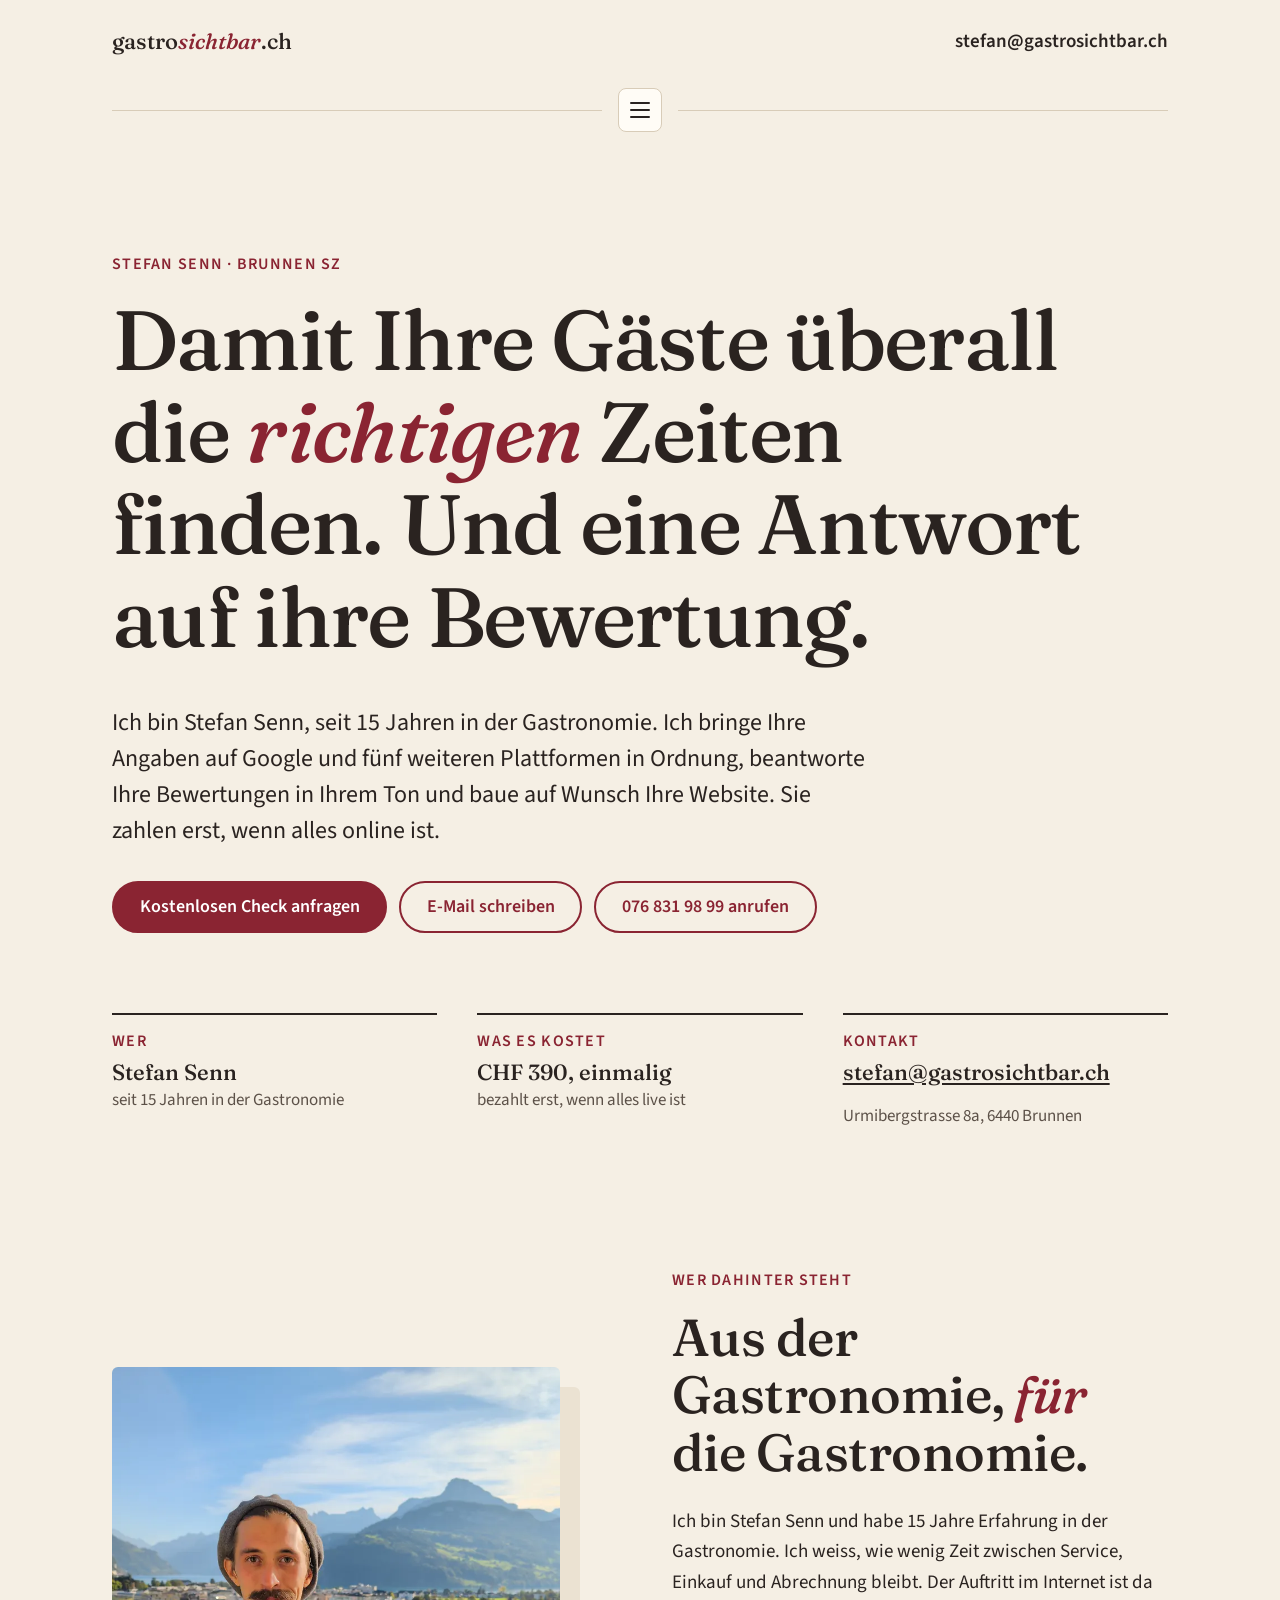
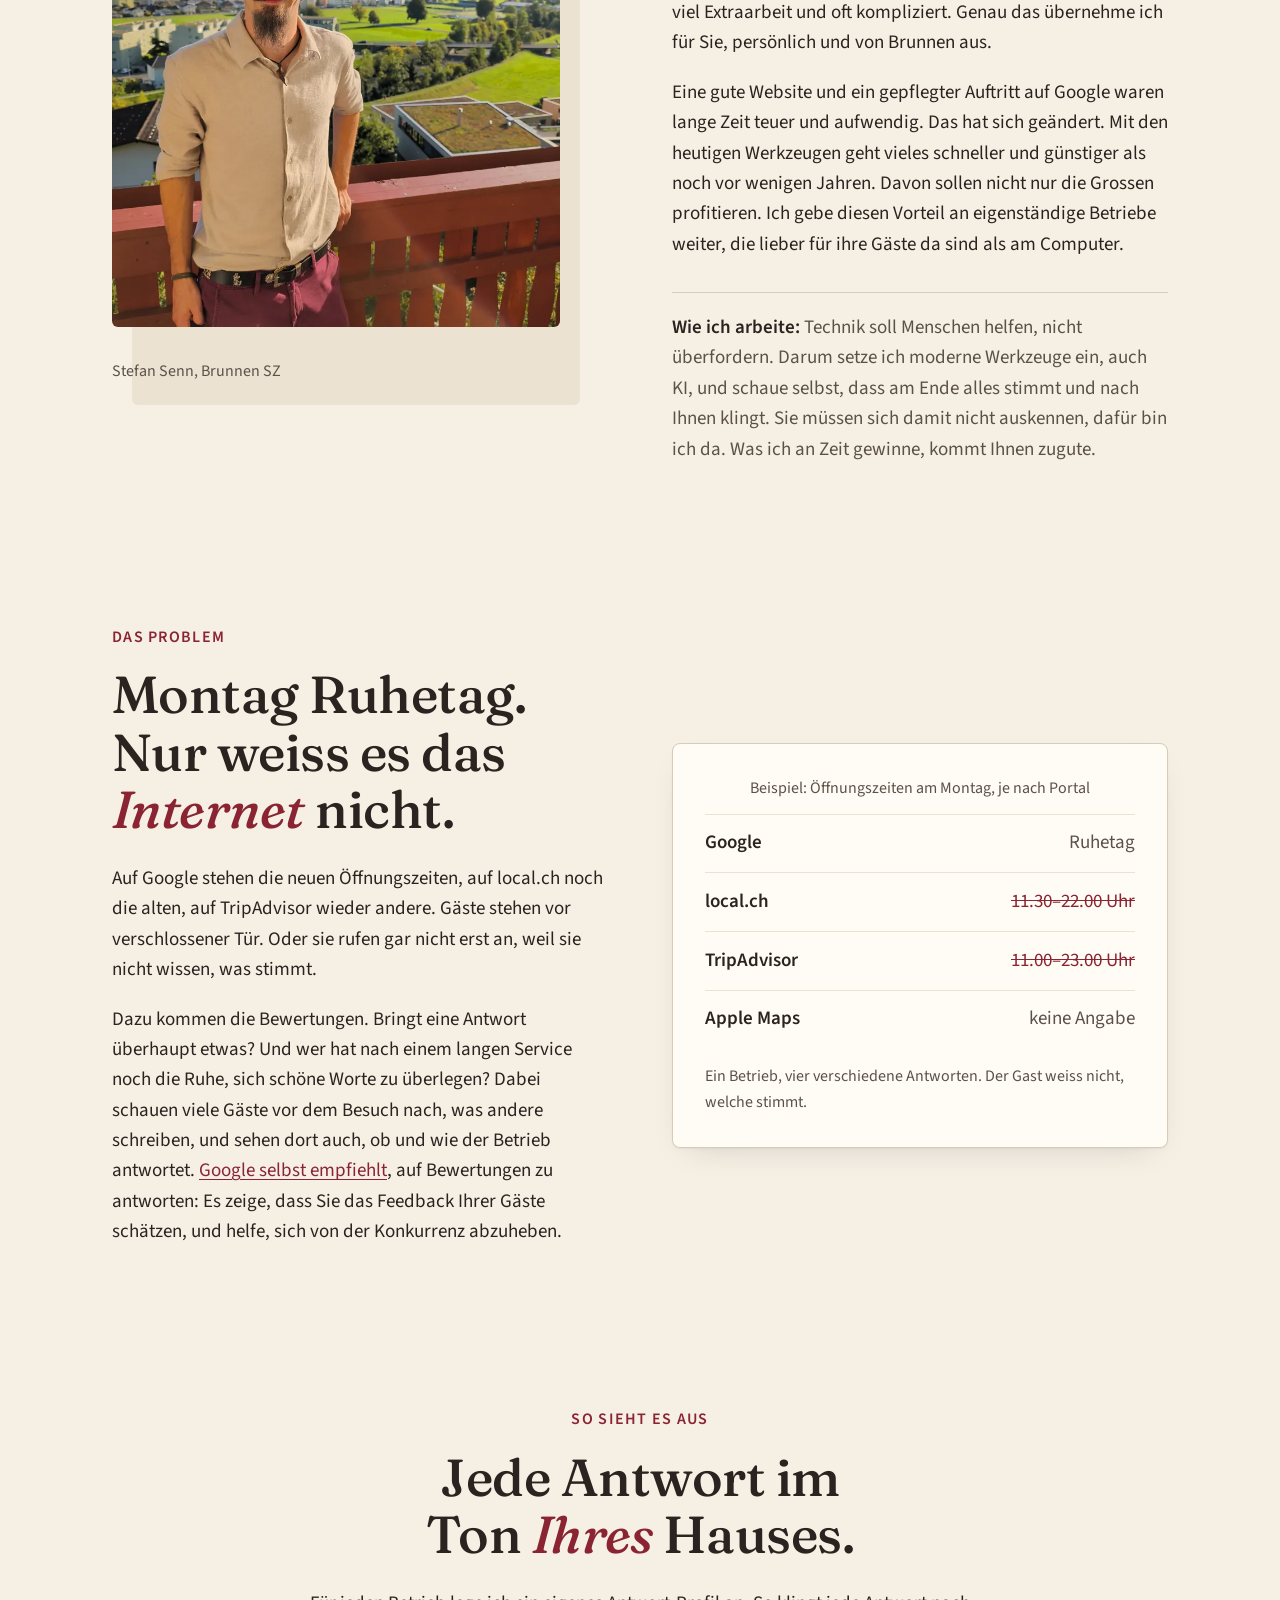
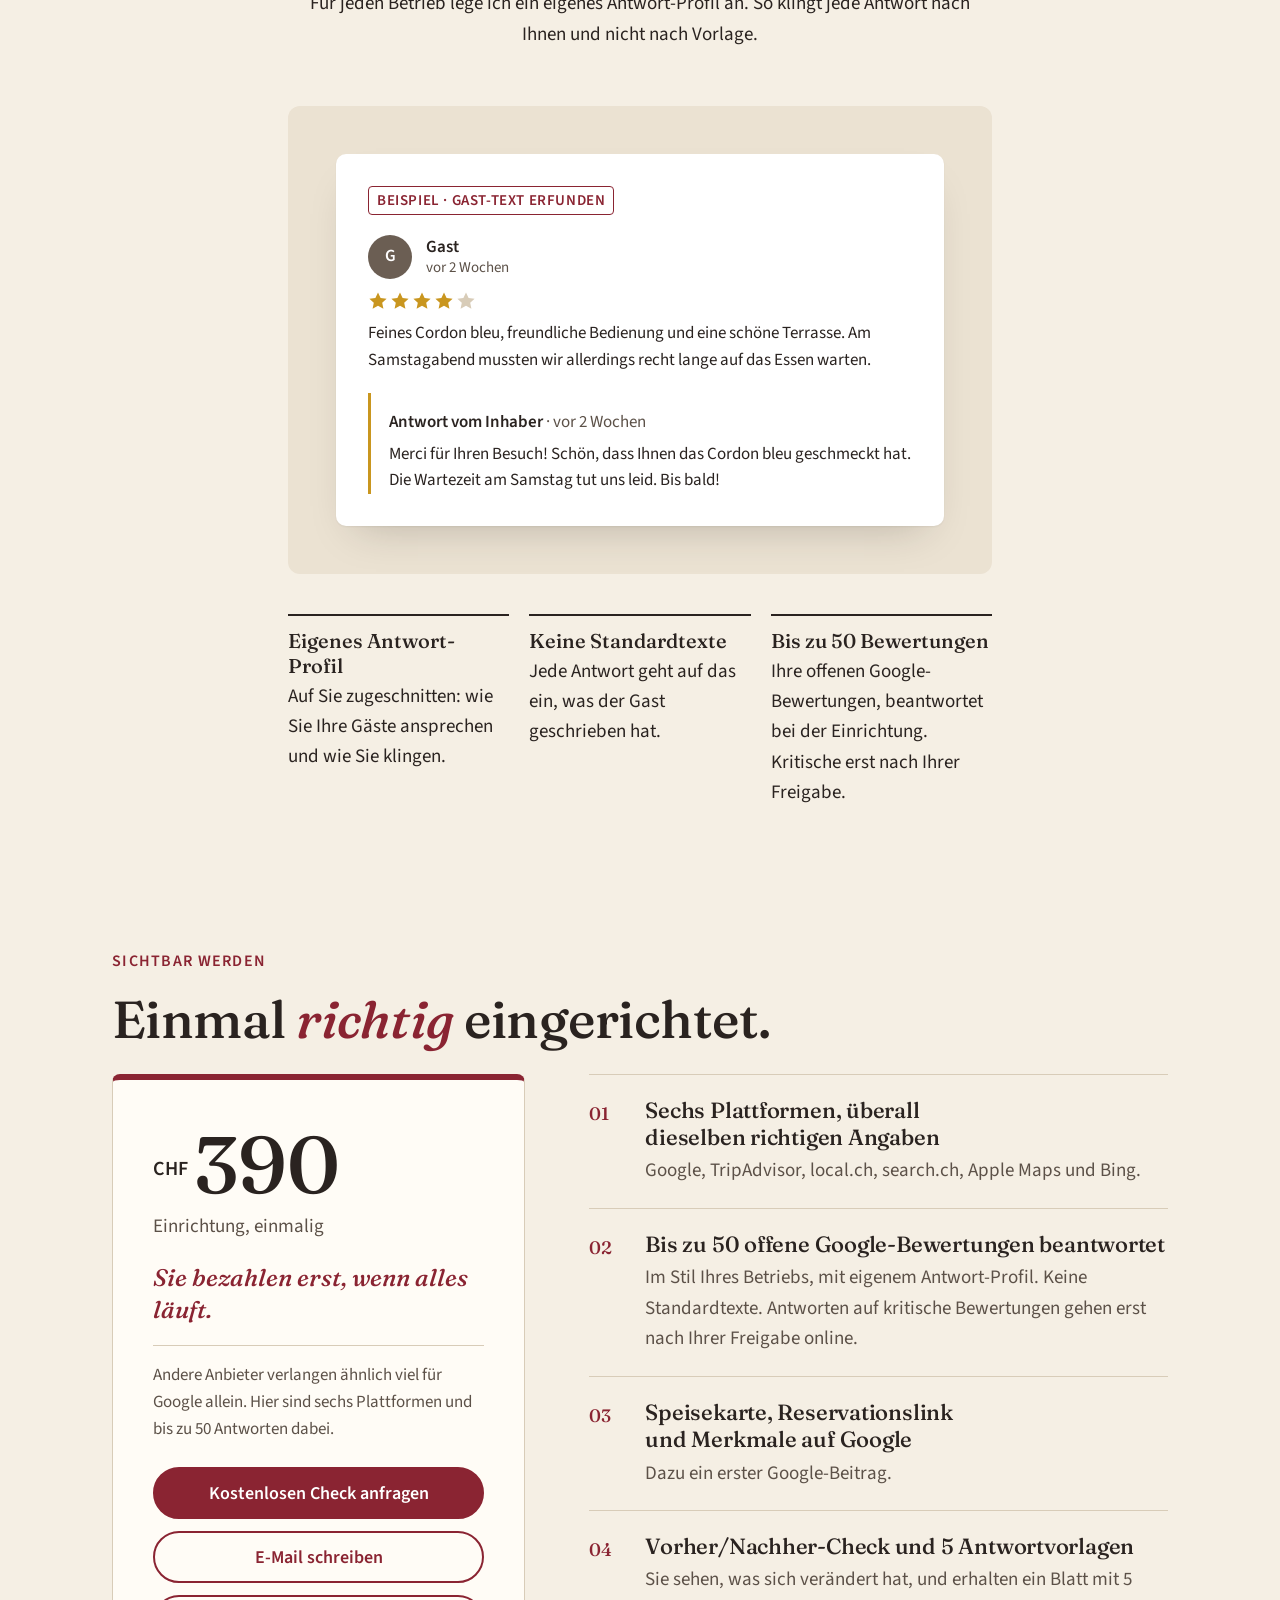
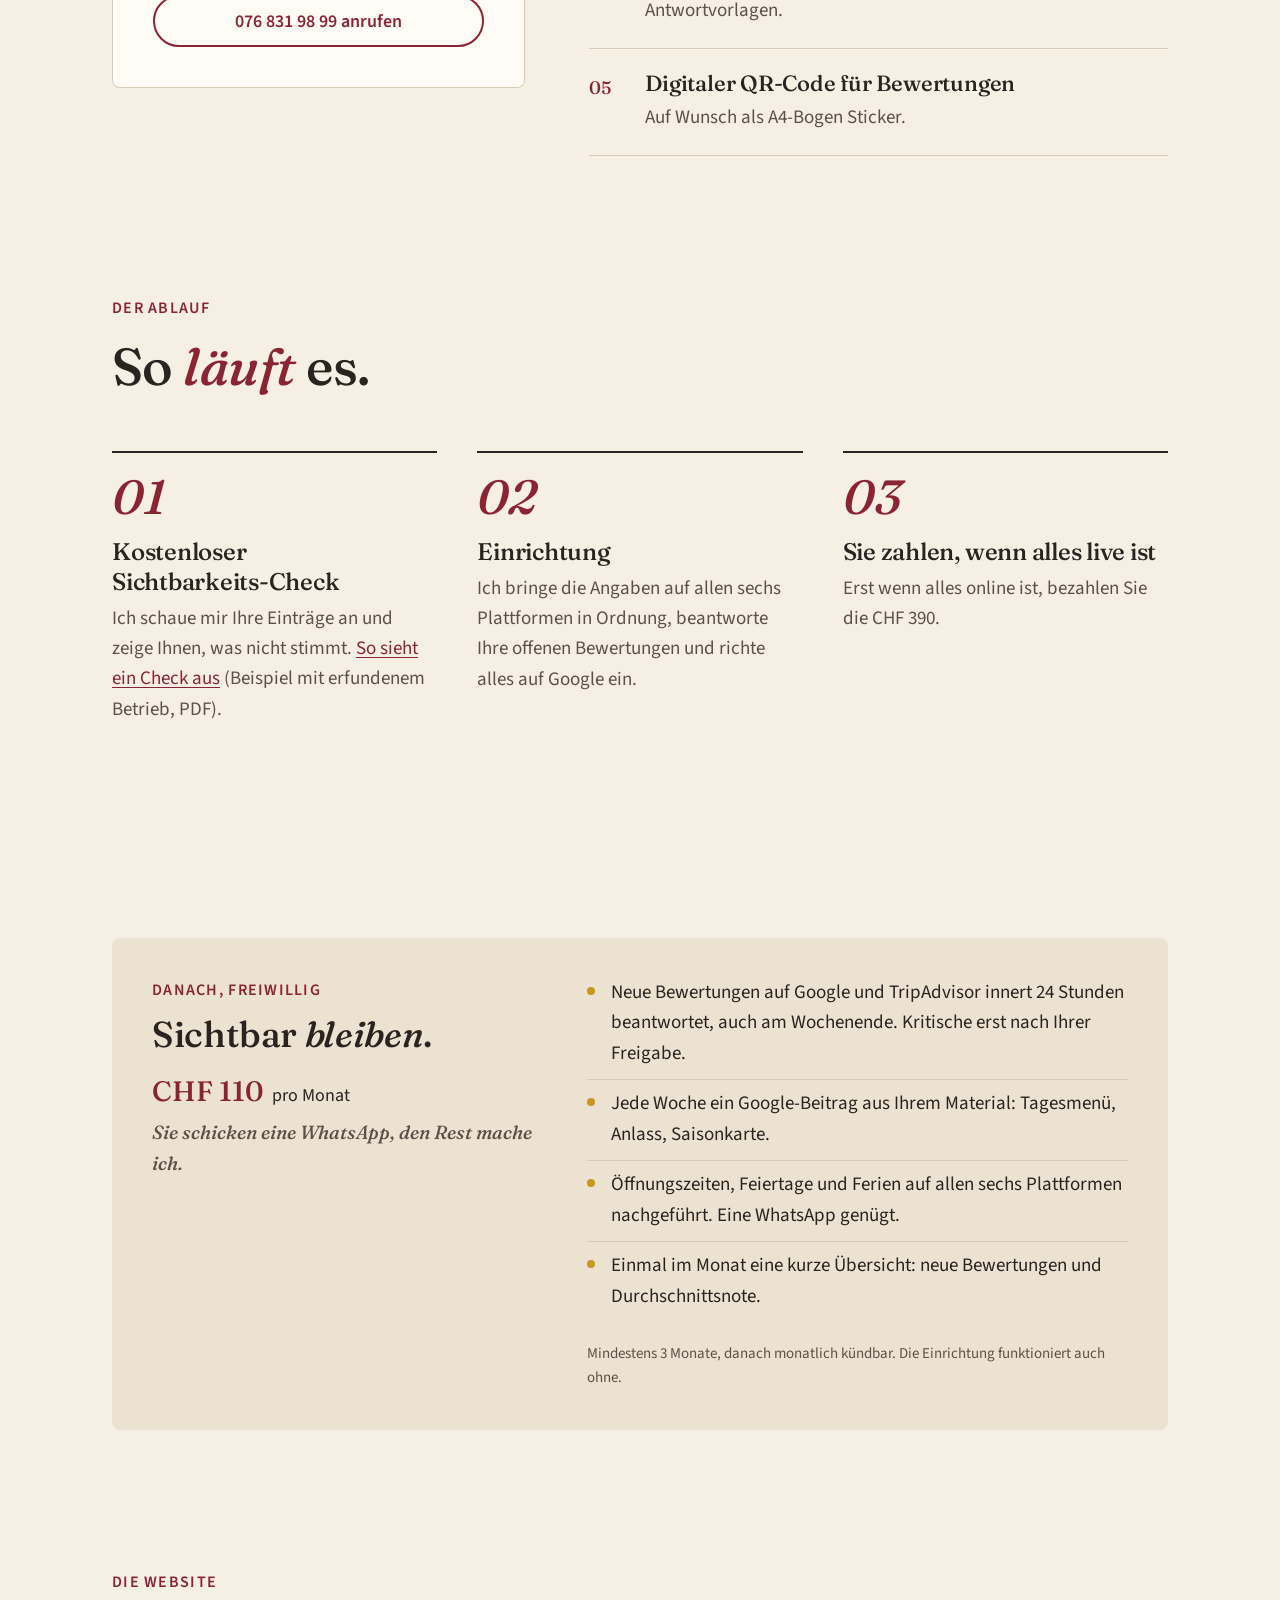
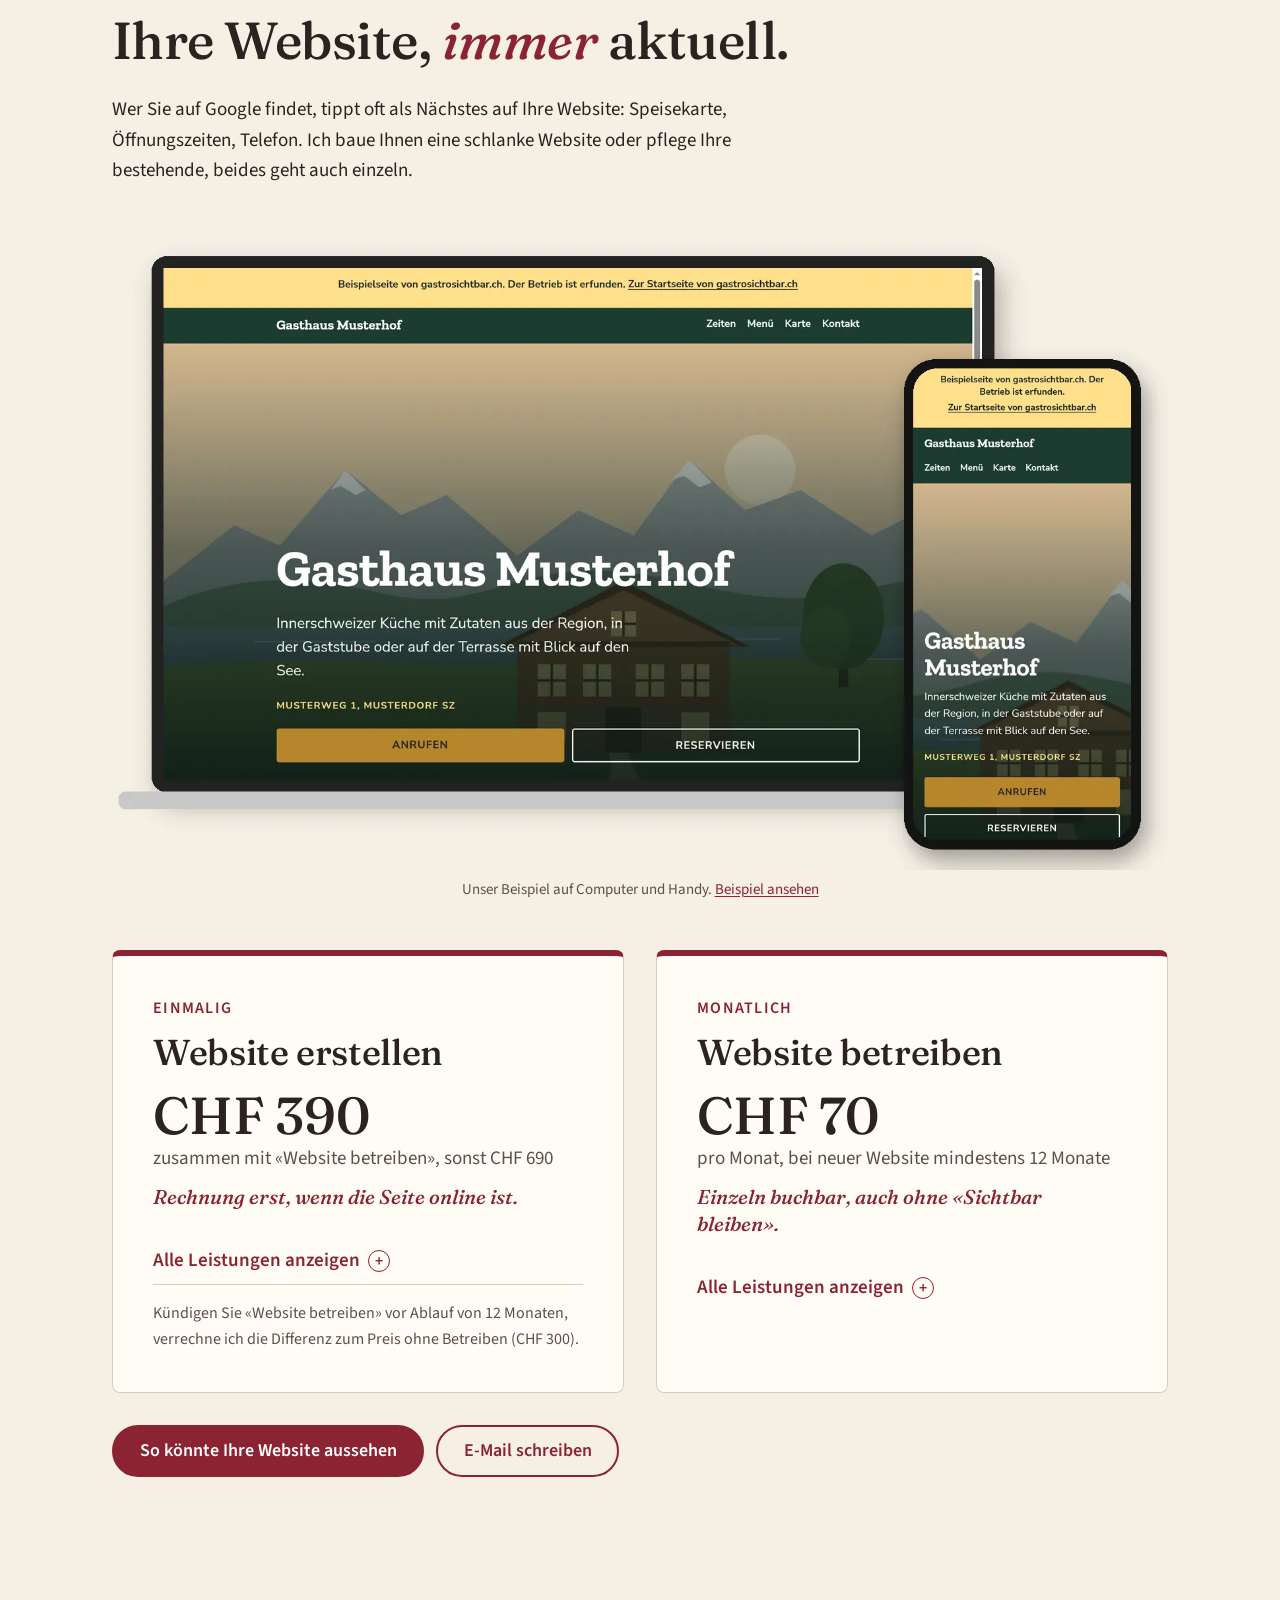
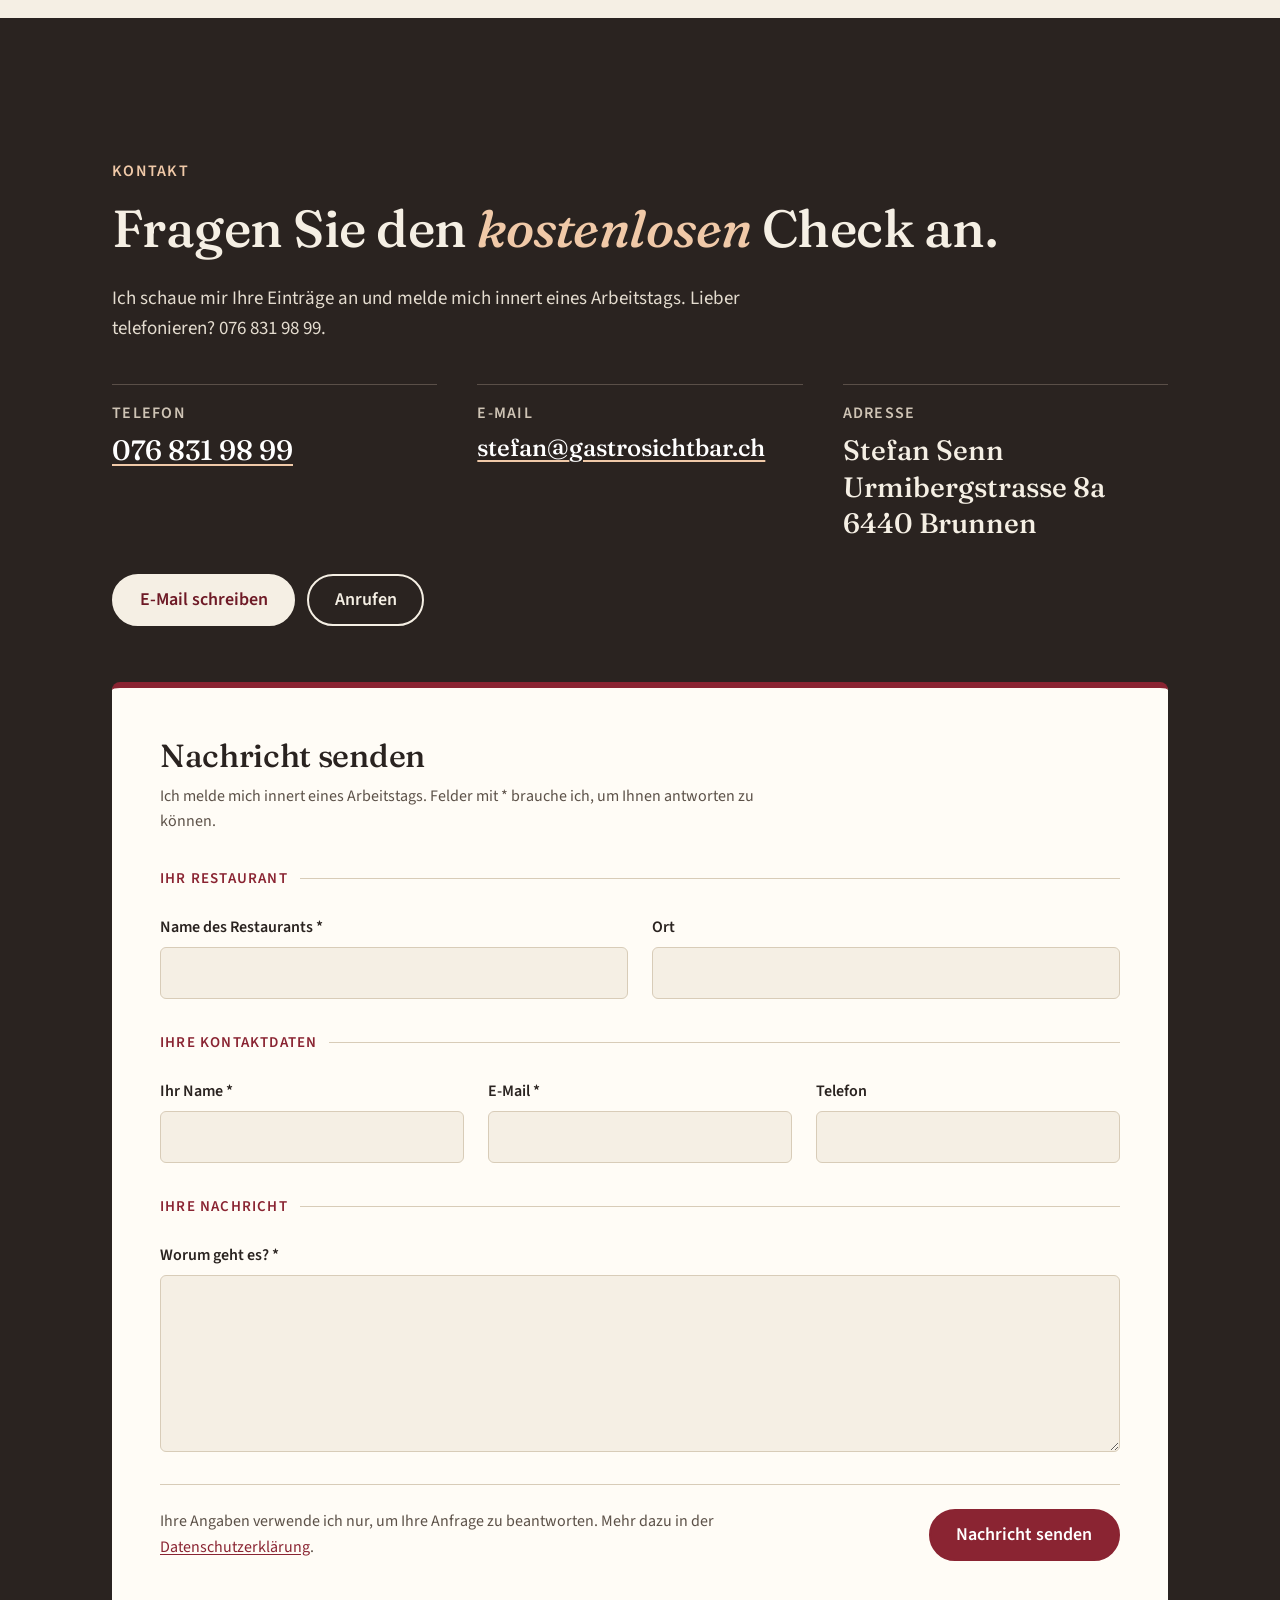
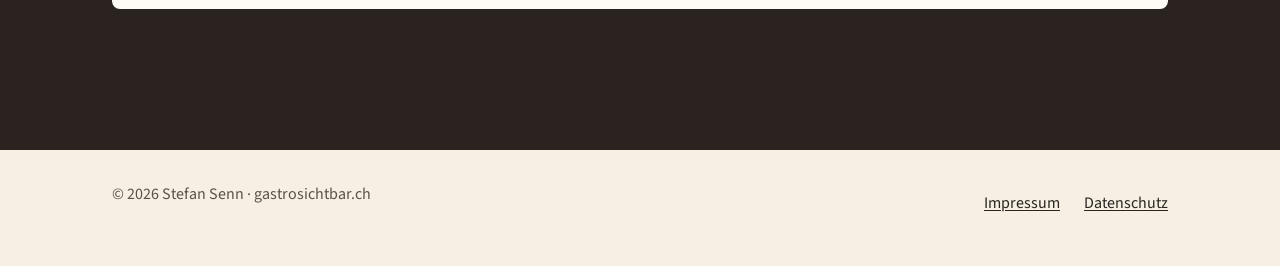
<file: index.html>
<!doctype html>
<html lang="de-CH">
<head>
  <meta charset="utf-8">
  <meta name="viewport" content="width=device-width, initial-scale=1">
  <title>Richtige Angaben und beantwortete Bewertungen für Ihr Restaurant | gastrosichtbar.ch</title>
  <meta name="description" content="Stefan Senn aus Brunnen bringt die Angaben Ihres Restaurants auf Google, TripAdvisor, local.ch, search.ch, Apple Maps und Bing in Ordnung, beantwortet Ihre Google-Bewertungen und baut und pflegt auf Wunsch Ihre Website. Einrichtung CHF 390, bezahlt erst, wenn alles live ist.">
  <link rel="canonical" href="https://gastrosichtbar.ch/">
  <meta name="theme-color" content="#f5efe4">

  <meta property="og:type" content="website">
  <meta property="og:locale" content="de_CH">
  <meta property="og:site_name" content="gastrosichtbar.ch">
  <meta property="og:title" content="Richtige Angaben und beantwortete Bewertungen für Ihr Restaurant">
  <meta property="og:description" content="Richtige Angaben auf sechs Plattformen, beantwortete Google-Bewertungen und auf Wunsch eine gepflegte Website. Einrichtung CHF 390, bezahlt erst, wenn alles live ist. Stefan Senn, Brunnen.">
  <meta property="og:url" content="https://gastrosichtbar.ch/">
  <meta property="og:image" content="https://gastrosichtbar.ch/img/og.jpg">
  <meta property="og:image:width" content="1200">
  <meta property="og:image:height" content="630">
  <meta property="og:image:alt" content="gastrosichtbar.ch: Ihr Restaurant online, sichtbar, stimmig, ansehnlich. Stefan Senn, Brunnen.">
  <meta name="twitter:card" content="summary_large_image">

  <link rel="icon" href="favicon.svg" type="image/svg+xml">
  <link rel="preload" href="fonts/fraunces-latin-500-normal.woff2" as="font" type="font/woff2" crossorigin>
  <link rel="preload" href="fonts/source-sans-3-latin-400-normal.woff2" as="font" type="font/woff2" crossorigin>
  <link rel="stylesheet" href="css/style.css?v=20260928g">

  <script type="application/ld+json">
  {
    "@context": "https://schema.org",
    "@type": "ProfessionalService",
    "name": "gastrosichtbar.ch",
    "url": "https://gastrosichtbar.ch/",
    "description": "Einträge von Restaurants auf Google, TripAdvisor, local.ch, search.ch, Apple Maps und Bing richtigstellen, Google-Bewertungen beantworten, Websites für Restaurants erstellen und betreiben.",
    "founder": { "@type": "Person", "name": "Stefan Senn" },
    "telephone": "+41 76 831 98 99",
    "email": "stefan@gastrosichtbar.ch",
    "image": "https://gastrosichtbar.ch/img/og.jpg",
    "address": {
      "@type": "PostalAddress",
      "streetAddress": "Urmibergstrasse 8a",
      "postalCode": "6440",
      "addressLocality": "Brunnen",
      "addressRegion": "SZ",
      "addressCountry": "CH"
    },
    "hasOfferCatalog": {
      "@type": "OfferCatalog",
      "name": "Angebote für Restaurants",
      "itemListElement": [
        {
          "@type": "Offer",
          "name": "Sichtbar werden: Einrichtung",
          "description": "Angaben auf sechs Plattformen richtigstellen, bis zu 50 offene Google-Bewertungen beantworten. Bezahlt erst, wenn alles live ist.",
          "price": "390",
          "priceCurrency": "CHF"
        },
        {
          "@type": "Offer",
          "name": "Sichtbar bleiben",
          "description": "Laufende Betreuung: Bewertungen beantworten, wöchentlicher Google-Beitrag, Angaben nachführen. Mindestens 3 Monate, danach monatlich kündbar.",
          "priceSpecification": {
            "@type": "UnitPriceSpecification",
            "price": "110",
            "priceCurrency": "CHF",
            "unitCode": "MON"
          }
        },
        {
          "@type": "Offer",
          "name": "Website erstellen",
          "description": "Einseitige Website für Computer, Tablet und Handy mit Speisekarte als Text, Bildergalerie, Öffnungszeiten, Kontakt, Impressum und Datenschutz. Kein Tracking, keine Cookies. CHF 390 zusammen mit Website betreiben, sonst CHF 690, einmalig.",
          "price": "690",
          "priceCurrency": "CHF",
          "priceSpecification": [
            {
              "@type": "PriceSpecification",
              "name": "Zusammen mit Website betreiben",
              "price": "390",
              "priceCurrency": "CHF"
            },
            {
              "@type": "PriceSpecification",
              "name": "Einzeln",
              "price": "690",
              "priceCurrency": "CHF"
            }
          ]
        },
        {
          "@type": "Offer",
          "name": "Website betreiben",
          "description": "Hosting in der Schweiz, Wochenmenü jeden Montag online, kleine Änderungen innert 12 Stunden. Auch für bestehende Websites. Mindestlaufzeit 12 Monate bei neuer Website, 3 Monate bei bestehender, danach monatlich kündbar.",
          "priceSpecification": {
            "@type": "UnitPriceSpecification",
            "price": "70",
            "priceCurrency": "CHF",
            "unitCode": "MON"
          }
        }
      ]
    }
  }
  </script>
</head>
<body>
  <a class="skip" href="#inhalt">Zum Inhalt springen</a>

  <header class="wrap topbar">
    <a class="logo" href="./" aria-label="gastrosichtbar.ch, Startseite">gastro<span>sichtbar</span>.ch</a>
    <a class="topbar-tel" href="mailto:stefan@gastrosichtbar.ch">stefan@gastrosichtbar.ch</a>
  </header>

  <!-- Menu bar: centered button, separates header from content -->
  <div class="wrap menu-leiste">
    <!-- Menu without JavaScript: <details> opens and closes on click -->
    <details class="menu">
      <summary aria-label="Menü öffnen"><span class="menu-icon" aria-hidden="true"><span></span><span></span><span></span></span></summary>
      <nav class="menu-liste" aria-label="Angebote">
        <a href="#paket">Sichtbar werden<small>CHF 390 einmalig</small></a>
        <a href="#betreuung">Sichtbar bleiben<small>CHF 110 pro Monat</small></a>
        <a href="#erstellen">Website erstellen<small>ab CHF 390 einmalig</small></a>
        <a href="#betreiben">Website betreiben<small>CHF 70 pro Monat</small></a>
        <a class="menu-kontakt" href="#kontakt">Kontakt</a>
      </nav>
    </details>
  </div>

  <main id="inhalt">

    <!-- 1 · Kopf -->
    <section class="hero wrap" aria-labelledby="titel">
      <p class="kicker">Stefan Senn · Brunnen SZ</p>
      <h1 id="titel">Damit Ihre Gäste überall die <em>richtigen</em> Zeiten finden. Und eine Antwort auf ihre Bewertung.</h1>
      <p class="lead">Ich bin Stefan Senn, seit 15 Jahren in der Gastronomie. Ich bringe Ihre Angaben auf Google und fünf weiteren Plattformen in Ordnung, beantworte Ihre Bewertungen in Ihrem Ton und baue auf Wunsch Ihre Website. Sie zahlen erst, wenn alles online ist.</p>
      <div class="buttons">
        <a class="btn btn-primary" href="#formular">Kostenlosen Check anfragen</a>
        <a class="btn btn-secondary" href="mailto:stefan@gastrosichtbar.ch?subject=Sichtbarkeits-Check">E-Mail schreiben</a>
        <a class="btn btn-secondary" href="tel:+41768319899">076 831 98 99 anrufen</a>
      </div>

      <dl class="eckdaten">
        <div>
          <dt>Wer</dt>
          <dd>Stefan Senn<span>seit 15 Jahren in der Gastronomie</span></dd>
        </div>
        <div>
          <dt>Was es kostet</dt>
          <dd>CHF 390, einmalig<span>bezahlt erst, wenn alles live ist</span></dd>
        </div>
        <div>
          <dt>Kontakt</dt>
          <dd><a href="mailto:stefan@gastrosichtbar.ch">stefan@gastrosichtbar.ch</a><span>Urmibergstrasse 8a, 6440 Brunnen</span></dd>
        </div>
      </dl>
    </section>

    <!-- 2 · Wer -->
    <section id="wer" class="wrap" aria-labelledby="wer-titel">
      <div class="split split--bild-links">
        <div>
          <p class="kicker">Wer dahinter steht</p>
          <h2 id="wer-titel">Aus der Gastronomie, <em>für</em> die Gastronomie.</h2>
          <p>Ich bin Stefan Senn und habe 15&nbsp;Jahre Erfahrung in der Gastronomie. Ich weiss, wie wenig Zeit zwischen Service, Einkauf und Abrechnung bleibt. Der Auftritt im Internet ist da viel Extraarbeit und oft kompliziert. Genau das übernehme ich für Sie, persönlich und von Brunnen aus.</p>
          <p>Eine gute Website und ein gepflegter Auftritt auf Google waren lange Zeit teuer und aufwendig. Das hat sich geändert. Mit den heutigen Werkzeugen geht vieles schneller und günstiger als noch vor wenigen Jahren. Davon sollen nicht nur die Grossen profitieren. Ich gebe diesen Vorteil an eigenständige Betriebe weiter, die lieber für ihre Gäste da sind als am Computer.</p>
          <p class="werkzeug"><strong>Wie ich arbeite:</strong> Technik soll Menschen helfen, nicht überfordern. Darum setze ich moderne Werkzeuge ein, auch KI, und schaue selbst, dass am Ende alles stimmt und nach Ihnen klingt. Sie müssen sich damit nicht auskennen, dafür bin ich da. Was ich an Zeit gewinne, kommt Ihnen zugute.</p>
        </div>
        <figure class="portrait">
          <picture>
            <source srcset="img/stefan.webp?v=20260928" type="image/webp">
            <img src="img/stefan.jpg?v=20260928" width="800" height="1000" loading="lazy" decoding="async" alt="Porträt von Stefan Senn">
          </picture>
          <figcaption>Stefan Senn, Brunnen SZ</figcaption>
        </figure>
      </div>
    </section>

    <!-- 3 · Das Problem -->
    <section id="problem" class="wrap" aria-labelledby="problem-titel">
      <div class="split">
        <div>
          <p class="kicker">Das Problem</p>
          <h2 id="problem-titel">Montag Ruhetag. Nur weiss es das <em>Internet</em> nicht.</h2>
          <p>Auf Google stehen die neuen Öffnungszeiten, auf local.ch noch die alten, auf TripAdvisor wieder andere. Gäste stehen vor verschlossener Tür. Oder sie rufen gar nicht erst an, weil sie nicht wissen, was stimmt.</p>
          <p>Dazu kommen die Bewertungen. Bringt eine Antwort überhaupt etwas? Und wer hat nach einem langen Service noch die Ruhe, sich schöne Worte zu überlegen? Dabei schauen viele Gäste vor dem Besuch nach, was andere schreiben, und sehen dort auch, ob und wie der Betrieb antwortet. <a href="https://support.google.com/business/answer/7091?hl=de" rel="noopener">Google selbst empfiehlt</a>, auf Bewertungen zu antworten: Es zeige, dass Sie das Feedback Ihrer Gäste schätzen, und helfe, sich von der Konkurrenz abzuheben.</p>
        </div>
        <div class="portale">
          <table>
            <caption class="portale-titel">Beispiel: Öffnungszeiten am Montag, je nach Portal</caption>
            <thead class="sr-only">
              <tr><th scope="col">Portal</th><th scope="col">Angabe</th></tr>
            </thead>
            <tbody>
              <tr><th scope="row">Google</th><td>Ruhetag</td></tr>
              <tr><th scope="row">local.ch</th><td><span class="falsch">11.30–22.00 Uhr</span><span class="sr-only"> (veraltet)</span></td></tr>
              <tr><th scope="row">TripAdvisor</th><td><span class="falsch">11.00–23.00 Uhr</span><span class="sr-only"> (veraltet)</span></td></tr>
              <tr><th scope="row">Apple Maps</th><td>keine Angabe</td></tr>
            </tbody>
          </table>
          <p class="portale-fuss">Ein Betrieb, vier verschiedene Antworten. Der Gast weiss nicht, welche stimmt.</p>
        </div>
      </div>
    </section>

    <!-- 4 · Beispiel (Produktbild) -->
    <section id="beispiel" class="wrap" aria-labelledby="beispiel-titel">
      <div class="beispiel-kopf">
        <p class="kicker">So sieht es aus</p>
        <h2 id="beispiel-titel">Jede Antwort im Ton <em>Ihres</em> Hauses.</h2>
        <p>Für jeden Betrieb lege ich ein eigenes Antwort-Profil an. So klingt jede Antwort nach Ihnen und nicht nach Vorlage.</p>
      </div>

      <div class="buehne">
        <article class="review" aria-label="Beispiel einer Google-Bewertung mit Antwort">
          <p class="muster">Beispiel · Gast-Text erfunden</p>
          <div class="review-kopf">
            <span class="avatar" aria-hidden="true">G</span>
            <div>
              <p class="review-name">Gast</p>
              <p class="review-meta">vor 2 Wochen</p>
            </div>
          </div>
          <p class="sterne">
            <svg width="110" height="20" viewBox="0 0 110 20" role="img" aria-label="4 von 5 Sternen">
              <defs>
                <path id="stern" d="M10 1.5l2.6 5.5 6 .7-4.4 4.1 1.2 5.9L10 14.8l-5.4 2.9 1.2-5.9L1.4 7.7l6-.7z"/>
              </defs>
              <use href="#stern" fill="#c9961f"/>
              <use href="#stern" x="22" fill="#c9961f"/>
              <use href="#stern" x="44" fill="#c9961f"/>
              <use href="#stern" x="66" fill="#c9961f"/>
              <use href="#stern" x="88" fill="#d8ccb8"/>
            </svg>
          </p>
          <p>Feines Cordon bleu, freundliche Bedienung und eine schöne Terrasse. Am Samstagabend mussten wir allerdings recht lange auf das Essen warten.</p>

          <div class="antwort">
            <p class="antwort-titel">Antwort vom Inhaber <span>· vor 2 Wochen</span></p>
            <p>Merci für Ihren Besuch! Schön, dass Ihnen das Cordon bleu geschmeckt hat. Die Wartezeit am Samstag tut uns leid. Bis bald!</p>
          </div>
        </article>
      </div>

      <div class="profil">
        <ul>
          <li><strong>Eigenes Antwort-Profil</strong>Auf Sie zugeschnitten: wie Sie Ihre Gäste ansprechen und wie Sie klingen.</li>
          <li><strong>Keine Standardtexte</strong>Jede Antwort geht auf das ein, was der Gast geschrieben hat.</li>
          <li><strong>Bis zu 50 Bewertungen</strong>Ihre offenen Google-Bewertungen, beantwortet bei der Einrichtung. Kritische erst nach Ihrer Freigabe.</li>
        </ul>
      </div>
    </section>

    <!-- 5 · Paket und Preis -->
    <section id="paket" class="wrap" aria-labelledby="paket-titel">
      <p class="kicker">Sichtbar werden</p>
      <h2 id="paket-titel">Einmal <em>richtig</em> eingerichtet.</h2>
      <div class="paket">
        <div class="preis-karte">
          <p class="preis"><small>CHF</small>390</p>
          <p class="preis-zusatz">Einrichtung, einmalig</p>
          <p class="preis-versprechen">Sie bezahlen erst, wenn alles läuft.</p>
          <p class="vergleich">Andere Anbieter verlangen ähnlich viel für Google allein. Hier sind sechs Plattformen und bis zu 50 Antworten dabei.</p>
          <div class="buttons">
            <a class="btn btn-primary" href="#formular">Kostenlosen Check anfragen</a>
            <a class="btn btn-secondary" href="mailto:stefan@gastrosichtbar.ch?subject=Sichtbarkeits-Check">E-Mail schreiben</a>
            <a class="btn btn-secondary" href="tel:+41768319899">076 831 98 99 anrufen</a>
          </div>
        </div>

        <ol class="leistungen" aria-label="Leistungen im Paket">
          <li>
            <div>
              <h3>Sechs Plattformen, überall dieselben richtigen Angaben</h3>
              <p>Google, TripAdvisor, local.ch, search.ch, Apple Maps und Bing.</p>
            </div>
          </li>
          <li>
            <div>
              <h3>Bis zu 50 offene Google-Bewertungen beantwortet</h3>
              <p>Im Stil Ihres Betriebs, mit eigenem Antwort-Profil. Keine Standardtexte. Antworten auf kritische Bewertungen gehen erst nach Ihrer Freigabe online.</p>
            </div>
          </li>
          <li>
            <div>
              <h3>Speisekarte, Reservationslink und Merkmale auf Google</h3>
              <p>Dazu ein erster Google-Beitrag.</p>
            </div>
          </li>
          <li>
            <div>
              <h3>Vorher/Nachher-Check und 5 Antwortvorlagen</h3>
              <p>Sie sehen, was sich verändert hat, und erhalten ein Blatt mit 5 Antwortvorlagen.</p>
            </div>
          </li>
          <li>
            <div>
              <h3>Digitaler QR-Code für Bewertungen</h3>
              <p>Auf Wunsch als A4-Bogen Sticker.</p>
            </div>
          </li>
        </ol>
      </div>

    </section>

    <!-- 5a · So läuft es -->
    <section id="ablauf" class="wrap" aria-labelledby="ablauf-titel">
      <p class="kicker">Der Ablauf</p>
      <h2 id="ablauf-titel">So <em>läuft</em> es.</h2>
      <ol class="schritte">
        <li>
          <h3>Kostenloser Sichtbarkeits-Check</h3>
          <p>Ich schaue mir Ihre Einträge an und zeige Ihnen, was nicht stimmt. <a href="muster-check.pdf">So sieht ein Check aus</a> (Beispiel mit erfundenem Betrieb, PDF).</p>
        </li>
        <li>
          <h3>Einrichtung</h3>
          <p>Ich bringe die Angaben auf allen sechs Plattformen in Ordnung, beantworte Ihre offenen Bewertungen und richte alles auf Google ein.</p>
        </li>
        <li>
          <h3>Sie zahlen, wenn alles live ist</h3>
          <p>Erst wenn alles online ist, bezahlen Sie die CHF&nbsp;390.</p>
        </li>
      </ol>
    </section>

    <!-- 5a2 · Sichtbar bleiben -->
    <section id="betreuung" class="wrap" aria-labelledby="danach-titel">
      <div class="danach" aria-labelledby="danach-titel">
        <div class="danach-kopf">
          <p class="kicker">Danach, freiwillig</p>
          <h3 id="danach-titel">Sichtbar <em>bleiben</em>.</h3>
          <p class="danach-preis"><strong>CHF 110</strong> pro Monat</p>
          <p class="danach-claim">Sie schicken eine WhatsApp, den Rest mache ich.</p>
        </div>
        <ul class="danach-liste">
          <li>Neue Bewertungen auf Google und TripAdvisor innert 24 Stunden beantwortet, auch am Wochenende. Kritische erst nach Ihrer Freigabe.</li>
          <li>Jede Woche ein Google-Beitrag aus Ihrem Material: Tagesmenü, Anlass, Saisonkarte.</li>
          <li>Öffnungszeiten, Feiertage und Ferien auf allen sechs Plattformen nachgeführt. Eine WhatsApp genügt.</li>
          <li>Einmal im Monat eine kurze Übersicht: neue Bewertungen und Durchschnittsnote.</li>
        </ul>
        <p class="danach-fuss">Mindestens 3 Monate, danach monatlich kündbar. Die Einrichtung funktioniert auch ohne.</p>
      </div>
    </section>

    <!-- 5b · Website -->
    <section id="website" class="wrap" aria-labelledby="website-titel">
      <p class="kicker">Die Website</p>
      <h2 id="website-titel">Ihre Website, <em>immer</em> aktuell.</h2>
      <p class="website-intro">Wer Sie auf Google findet, tippt oft als Nächstes auf Ihre Website: Speisekarte, Öffnungszeiten, Telefon. Ich baue Ihnen eine schlanke Website oder pflege Ihre bestehende, beides geht auch einzeln.</p>

      <figure class="website-bild">
        <a href="beispiel/">
          <picture>
            <source type="image/webp" srcset="img/website-geraete-800.webp?v=20260929 800w, img/website-geraete-1600.webp?v=20260929 1600w" sizes="(min-width: 60em) 56rem, 100vw">
            <img src="img/website-geraete-1600.jpg?v=20260929" srcset="img/website-geraete-800.jpg?v=20260929 800w, img/website-geraete-1600.jpg?v=20260929 1600w" sizes="(min-width: 60em) 56rem, 100vw" width="1600" height="1000" loading="lazy" decoding="async" alt="Die Beispiel-Website Gasthaus Musterhof auf einem Laptop und einem Handy">
          </picture>
        </a>
        <figcaption>Unser Beispiel auf Computer und Handy. <a href="beispiel/">Beispiel ansehen</a></figcaption>
      </figure>

      <div class="angebote">
        <article id="erstellen" class="angebot" aria-labelledby="erstellen-titel">
          <p class="angebot-art">Einmalig</p>
          <h3 id="erstellen-titel">Website erstellen</h3>
          <p class="angebot-preis"><strong>CHF 390</strong> zusammen mit «Website betreiben», sonst CHF&nbsp;690</p>
          <p class="angebot-claim">Rechnung erst, wenn die Seite online ist.</p>
          <details class="mehr">
            <summary>Alle Leistungen anzeigen</summary>
            <ul class="angebot-liste">
              <li>Eine Seite <a href="beispiel/">wie unser Beispiel</a>, die auf Computer, Tablet und Handy gleich gut aussieht und schnell lädt</li>
              <li>Startbild, kurzer Text über den Betrieb, Speisekarte als echter Text bis etwa zwei A4-Seiten (Google kann ihn lesen, nicht nur ein PDF)</li>
              <li>Bildergalerie mit bis zu 9 Fotos Ihres Betriebs, antippen zeigt das Bild gross</li>
              <li>Öffnungszeiten, Adresse mit Kartenlink, Telefon und E-Mail zum Antippen, Reservationslink</li>
              <li>Impressum und Datenschutz inklusive</li>
              <li>Kein Tracking, keine Cookies, darum auch kein Cookie-Banner</li>
              <li>Dieselben Angaben wie auf Google und den anderen Plattformen</li>
              <li>Formular für Online-Reservationen inklusive, Anfragen kommen per E-Mail. Oder ein Link auf Ihr bestehendes Reservationssystem</li>
              <li>2 Korrekturrunden, online innert 7 Werktagen nach Erhalt des Materials</li>
              <li>Die Domain gehört dem Betrieb. Bei einer Kündigung erhält er alle Dateien.</li>
              <li>Mehr Seiten, eine weitere Sprache oder Extras: zum Festpreis nach Offerte</li>
            </ul>
          </details>
          <p class="angebot-fuss">Kündigen Sie «Website betreiben» vor Ablauf von 12 Monaten, verrechne ich die Differenz zum Preis ohne Betreiben (CHF&nbsp;300).</p>
        </article>

        <article id="betreiben" class="angebot" aria-labelledby="betreiben-titel">
          <p class="angebot-art">Monatlich</p>
          <h3 id="betreiben-titel">Website betreiben</h3>
          <p class="angebot-preis"><strong>CHF 70</strong> pro Monat, bei neuer Website mindestens 12 Monate</p>
          <p class="angebot-claim">Einzeln buchbar, auch ohne «Sichtbar bleiben».</p>
          <details class="mehr">
            <summary>Alle Leistungen anzeigen</summary>
            <ul class="angebot-liste">
              <li>Hosting in der Schweiz, Sicherheitszertifikat, technischer Betrieb</li>
              <li>Wochenmenü jeden Montag online: bis Freitag schicken, Montag 10 Uhr ist es drauf</li>
              <li>Kleine Änderungen (Karte, Öffnungszeiten, Ferien, Hinweise) innert 12 Stunden</li>
              <li>Online-Reservationen kommen per E-Mail zu Ihnen, gratis auch als Nachricht aufs Handy (Telegram oder ntfy). Per SMS: die ersten 50 gratis, danach 100 SMS für CHF&nbsp;15</li>
              <li>Geht auch für eine bestehende Website, ohne Umzug (über einen Redakteur-Zugang)</li>
            </ul>
            <p class="angebot-fuss">Mindestlaufzeit 12 Monate bei neuer Website, 3 Monate bei bestehender, danach monatlich kündbar. Grössere Arbeiten CHF&nbsp;70 pro Stunde.</p>
          </details>
        </article>
      </div>

      <div class="buttons">
        <a class="btn btn-primary" href="beispiel/">So könnte Ihre Website aussehen</a>
        <a class="btn btn-secondary" href="mailto:stefan@gastrosichtbar.ch?subject=Website">E-Mail schreiben</a>
      </div>
    </section>

    <!-- 7 · Kontakt -->
    <section id="kontakt" class="kontakt" aria-labelledby="kontakt-titel">
      <div class="wrap">
        <p class="kicker">Kontakt</p>
        <h2 id="kontakt-titel">Fragen Sie den <em>kostenlosen</em> Check an.</h2>
        <p>Ich schaue mir Ihre Einträge an und melde mich innert eines Arbeitstags. Lieber telefonieren? 076 831 98 99.</p>
        <address>
          <dl class="kontakt-liste">
            <div>
              <dt>Telefon</dt>
              <dd><a href="tel:+41768319899">076 831 98 99</a></dd>
            </div>
            <div>
              <dt>E-Mail</dt>
              <dd class="mail"><a href="mailto:stefan@gastrosichtbar.ch">stefan@<wbr>gastrosichtbar.ch</a></dd>
            </div>
            <div>
              <dt>Adresse</dt>
              <dd>Stefan Senn<br>Urmibergstrasse 8a<br>6440 Brunnen</dd>
            </div>
          </dl>
        </address>
        <div class="buttons">
          <a class="btn btn-primary" href="mailto:stefan@gastrosichtbar.ch?subject=Sichtbarkeits-Check">E-Mail schreiben</a>
          <a class="btn btn-secondary" href="tel:+41768319899">Anrufen</a>
        </div>

        <form id="formular" class="formular" action="/kontakt" method="post" aria-labelledby="formular-titel">
          <h3 id="formular-titel">Nachricht senden</h3>
          <p class="formular-hinweis">Ich melde mich innert eines Arbeitstags. Felder mit * brauche ich, um Ihnen antworten zu können.</p>

          <fieldset class="gruppe">
            <legend>Ihr Restaurant</legend>
            <div class="felder felder-2">
              <div class="feld">
                <label for="f-restaurant">Name des Restaurants *</label>
                <input id="f-restaurant" name="restaurant" type="text" required maxlength="150" autocomplete="organization">
              </div>
              <div class="feld">
                <label for="f-ort">Ort</label>
                <input id="f-ort" name="ort" type="text" maxlength="120" autocomplete="address-level2">
              </div>
            </div>
          </fieldset>

          <fieldset class="gruppe">
            <legend>Ihre Kontaktdaten</legend>
            <div class="felder felder-3">
              <div class="feld">
                <label for="f-name">Ihr Name *</label>
                <input id="f-name" name="name" type="text" required maxlength="120" autocomplete="name">
              </div>
              <div class="feld">
                <label for="f-email">E-Mail *</label>
                <input id="f-email" name="email" type="email" required maxlength="200" autocomplete="email">
              </div>
              <div class="feld">
                <label for="f-telefon">Telefon</label>
                <input id="f-telefon" name="telefon" type="tel" maxlength="40" autocomplete="tel">
              </div>
            </div>
          </fieldset>

          <fieldset class="gruppe">
            <legend>Ihre Nachricht</legend>
            <div class="feld">
              <label for="f-nachricht">Worum geht es? *</label>
              <textarea id="f-nachricht" name="nachricht" rows="6" required maxlength="5000"></textarea>
            </div>
          </fieldset>

          <div class="feld-falle" aria-hidden="true">
            <label for="f-website">Bitte leer lassen</label>
            <input id="f-website" name="website" type="text" tabindex="-1" autocomplete="off">
          </div>

          <div class="formular-fuss">
            <p class="formular-hinweis">Ihre Angaben verwende ich nur, um Ihre Anfrage zu beantworten. Mehr dazu in der <a href="datenschutz.html">Datenschutzerklärung</a>.</p>
            <button class="btn btn-primary" type="submit">Nachricht senden</button>
          </div>
        </form>
      </div>
    </section>
  </main>

  <!-- 8 · Fuss -->
  <footer class="fuss">
    <div class="wrap">
      <p>© 2026 Stefan Senn · gastrosichtbar.ch</p>
      <nav aria-label="Rechtliches">
        <ul>
          <li><a href="impressum.html">Impressum</a></li>
          <li><a href="datenschutz.html">Datenschutz</a></li>
        </ul>
      </nav>
    </div>
  </footer>
</body>
</html>
</file>
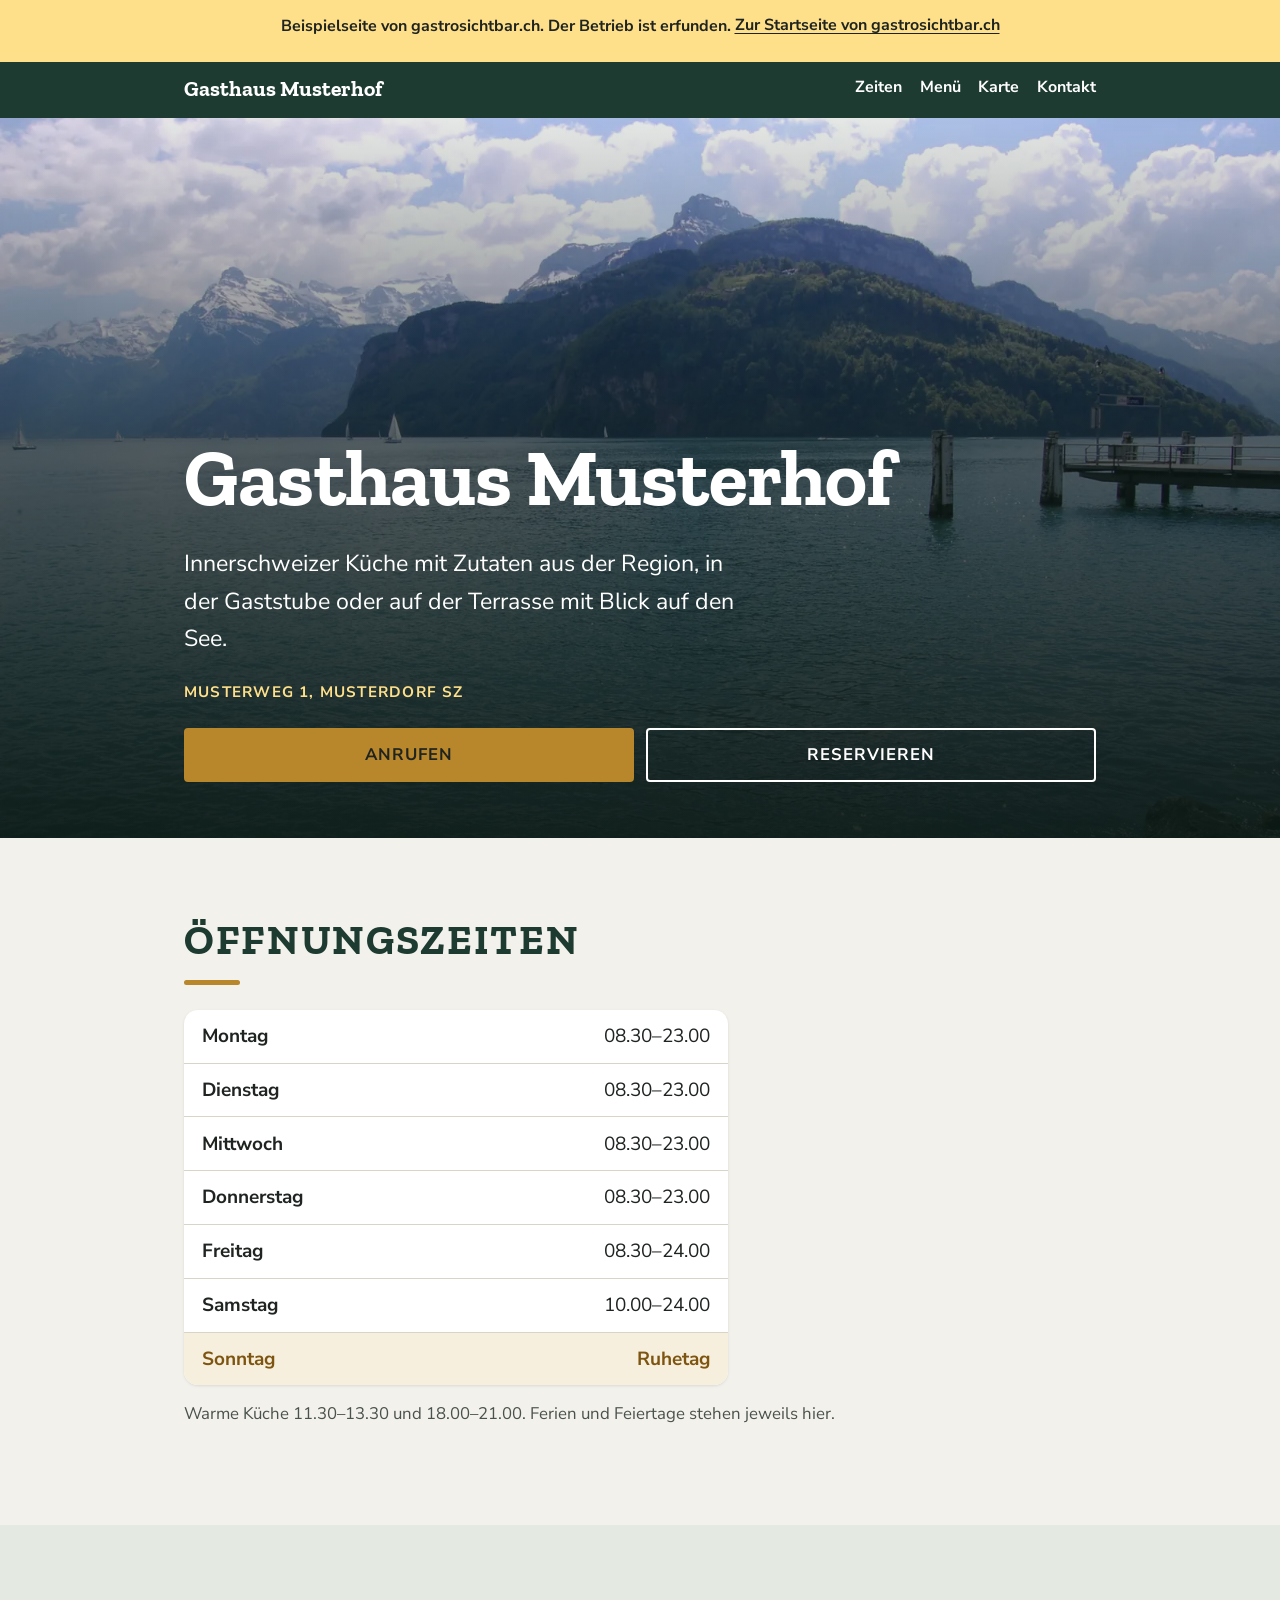
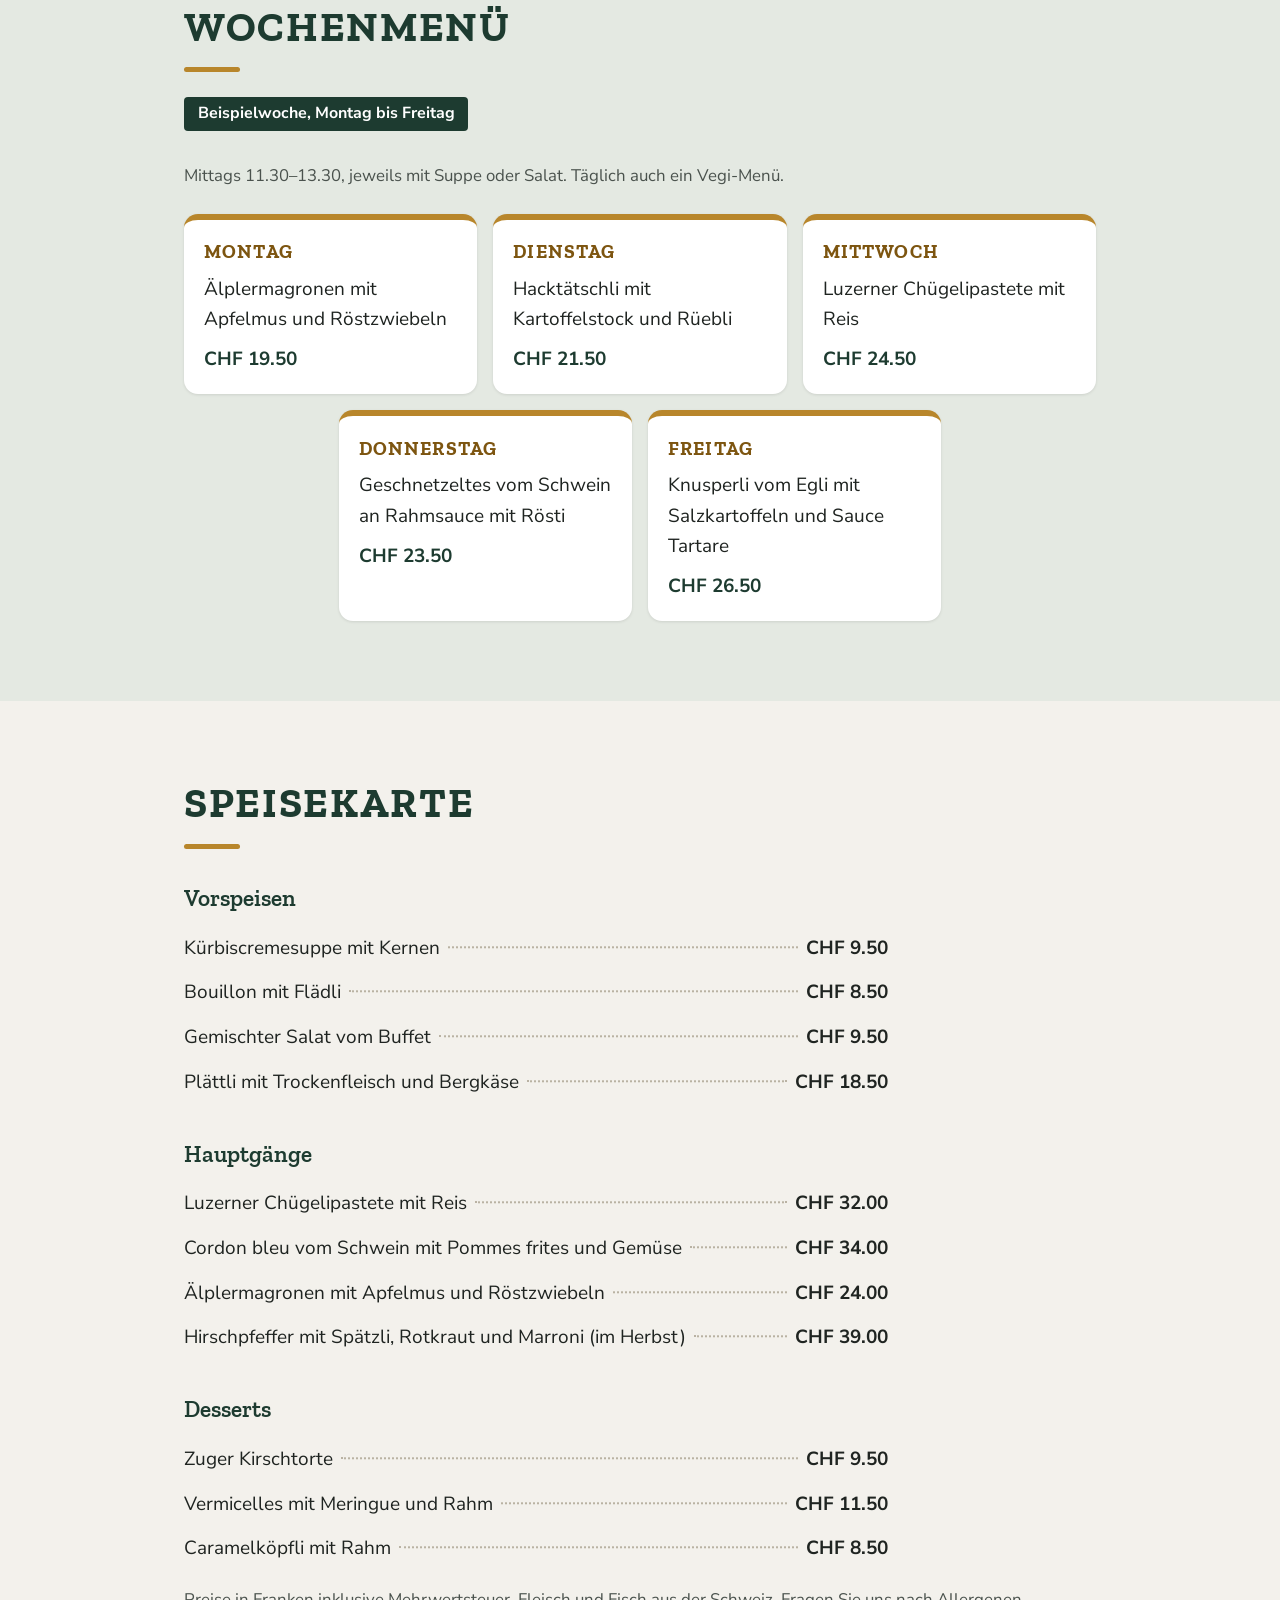
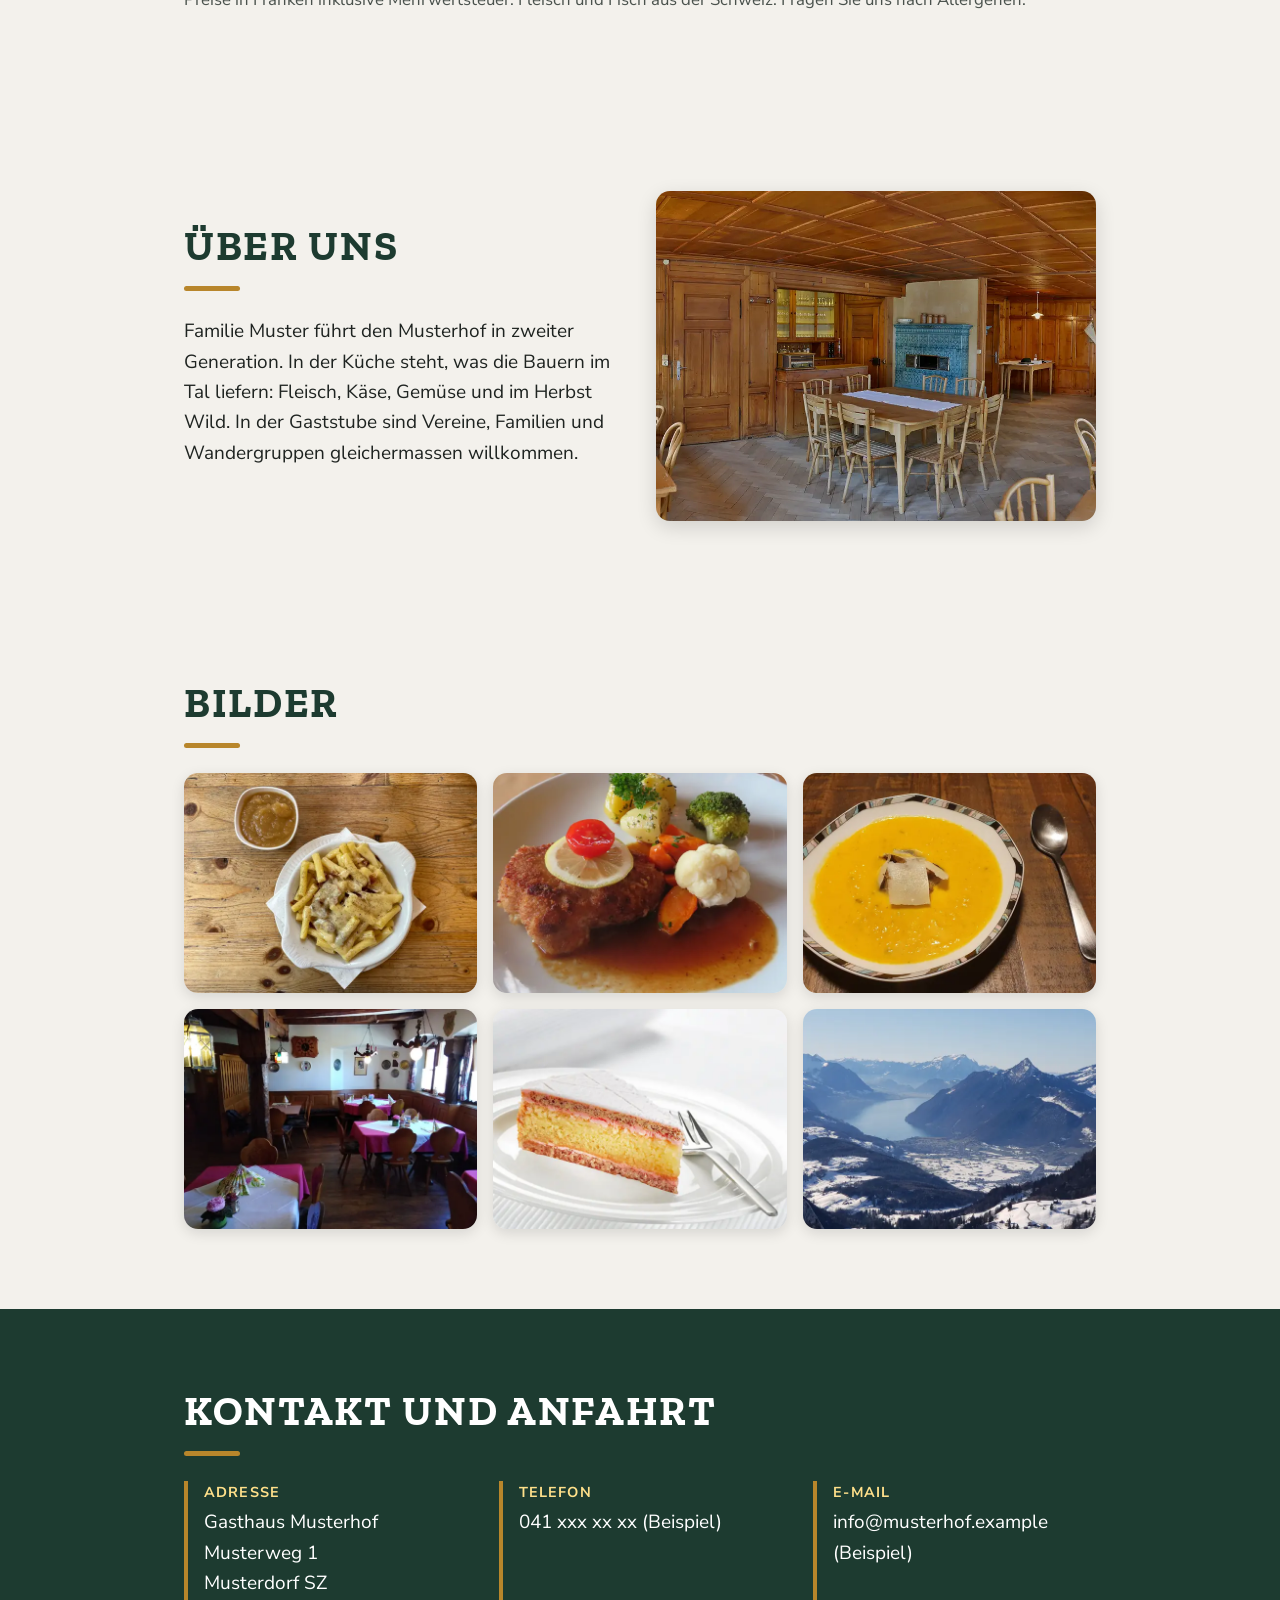
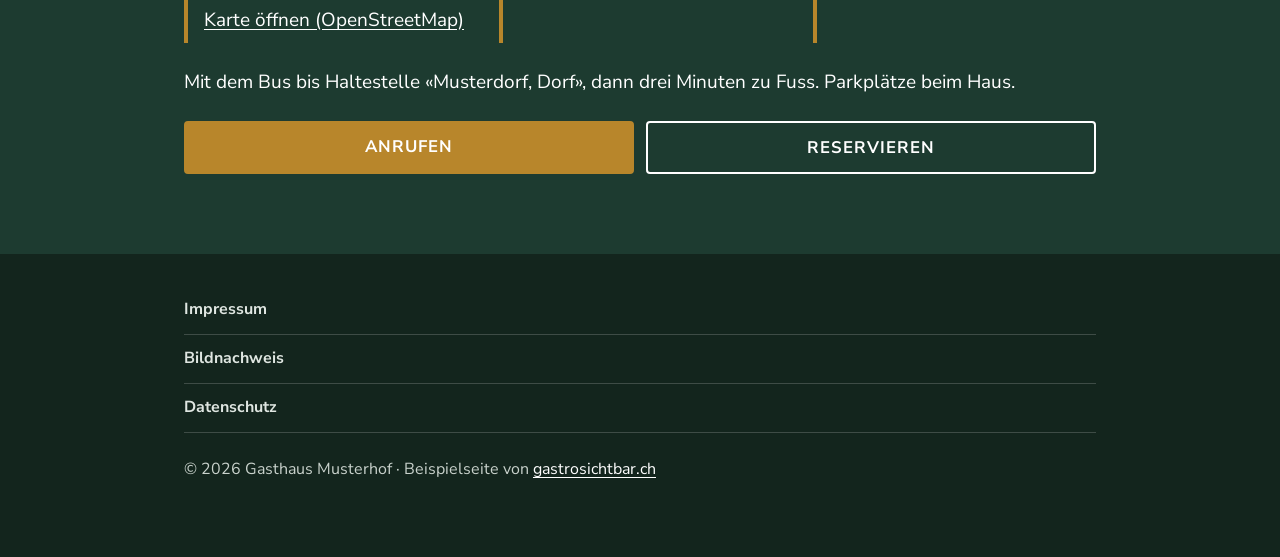
<file: beispiel/index.html>
<!doctype html>
<html lang="de-CH">
<head>
  <meta charset="utf-8">
  <meta name="viewport" content="width=device-width, initial-scale=1">
  <title>Gasthaus Musterhof, Musterdorf | Beispielseite</title>
  <meta name="description" content="Beispielseite von gastrosichtbar.ch: So kann die Website eines Gasthauses aussehen. Öffnungszeiten, Wochenmenü, Speisekarte und Kontakt. Der Betrieb ist erfunden.">
  <meta name="robots" content="noindex">
  <meta name="theme-color" content="#1d3b30">
  <link rel="icon" href="favicon.svg" type="image/svg+xml">
  <link rel="preload" href="fonts/zilla-slab-latin-700-normal.woff2" as="font" type="font/woff2" crossorigin>
  <link rel="preload" href="fonts/nunito-sans-latin-400-normal.woff2" as="font" type="font/woff2" crossorigin>
  <link rel="stylesheet" href="style.css?v=20260930">
</head>
<body>
  <!-- Hinweis Beispielseite: bei einer Kundenseite ganz entfernen -->
  <p id="hinweis" class="hinweis">Beispielseite von gastrosichtbar.ch. Der Betrieb ist erfunden. <a href="../">Zur Startseite von gastrosichtbar.ch</a></p>

  <a class="skip" href="#inhalt">Zum Inhalt springen</a>

  <header class="kopf">
    <div class="rahmen kopf-innen">
      <a class="marke" href="./">Gasthaus Musterhof</a>
      <nav aria-label="Seitenbereiche">
        <ul>
          <li><a href="#zeiten">Zeiten</a></li>
          <li><a href="#menue">Menü</a></li>
          <li><a href="#karte">Karte</a></li>
          <li><a href="#kontakt">Kontakt</a></li>
        </ul>
      </nav>
    </div>
  </header>

  <main id="inhalt">

    <!-- Startbild -->
    <section class="start" aria-labelledby="name">
      <picture>
        <source type="image/webp" srcset="img/startbild-800.webp?v=20260930 800w, img/startbild-1600.webp?v=20260930 1600w" sizes="(min-width: 72rem) 72rem, 100vw">
        <img class="start-bild" src="img/startbild-1600.jpg?v=20260930" srcset="img/startbild-800.jpg?v=20260930 800w, img/startbild-1600.jpg?v=20260930 1600w" sizes="(min-width: 72rem) 72rem, 100vw" width="1600" height="900" fetchpriority="high" alt="Blick vom Ufer auf den See, Schiffsteg und Berge">
      </picture>
      <div class="rahmen start-text">
        <h1 id="name">Gasthaus Musterhof</h1>
        <p class="start-satz">Innerschweizer Küche mit Zutaten aus der Region, in der Gaststube oder auf der Terrasse mit Blick auf den See.</p>
        <p class="start-ort">Musterweg 1, Musterdorf SZ</p>
        <div class="knoepfe">
          <a class="knopf knopf-voll" href="#hinweis">Anrufen</a>
          <button class="knopf" type="button" popovertarget="reservation">Reservieren</button>
        </div>
      </div>
    </section>

    <!-- Öffnungszeiten -->
    <section id="zeiten" class="rahmen block" aria-labelledby="zeiten-titel">
      <h2 id="zeiten-titel">Öffnungszeiten</h2>
      <table class="zeiten">
        <caption class="sr-only">Öffnungszeiten nach Wochentag</caption>
        <tbody>
          <tr><th scope="row">Montag</th><td>08.30–23.00</td></tr>
          <tr><th scope="row">Dienstag</th><td>08.30–23.00</td></tr>
          <tr><th scope="row">Mittwoch</th><td>08.30–23.00</td></tr>
          <tr><th scope="row">Donnerstag</th><td>08.30–23.00</td></tr>
          <tr><th scope="row">Freitag</th><td>08.30–24.00</td></tr>
          <tr><th scope="row">Samstag</th><td>10.00–24.00</td></tr>
          <tr class="ruhetag"><th scope="row">Sonntag</th><td>Ruhetag</td></tr>
        </tbody>
      </table>
      <p class="notiz">Warme Küche 11.30–13.30 und 18.00–21.00. Ferien und Feiertage stehen jeweils hier.</p>
    </section>

    <!-- Wochenmenü: jede Woche Datum und Gerichte ersetzen -->
    <section id="menue" class="block block-farbig" aria-labelledby="menue-titel">
      <div class="rahmen">
        <h2 id="menue-titel">Wochenmenü</h2>
        <p class="woche">Beispielwoche, Montag bis Freitag</p>
        <p class="notiz">Mittags 11.30–13.30, jeweils mit Suppe oder Salat. Täglich auch ein Vegi-Menü.</p>
        <dl class="menue">
          <div>
            <dt>Montag</dt>
            <dd><span class="gericht">Älplermagronen mit Apfelmus und Röstzwiebeln</span><span class="preis">CHF 19.50</span></dd>
          </div>
          <div>
            <dt>Dienstag</dt>
            <dd><span class="gericht">Hacktätschli mit Kartoffelstock und Rüebli</span><span class="preis">CHF 21.50</span></dd>
          </div>
          <div>
            <dt>Mittwoch</dt>
            <dd><span class="gericht">Luzerner Chügelipastete mit Reis</span><span class="preis">CHF 24.50</span></dd>
          </div>
          <div>
            <dt>Donnerstag</dt>
            <dd><span class="gericht">Geschnetzeltes vom Schwein an Rahmsauce mit Rösti</span><span class="preis">CHF 23.50</span></dd>
          </div>
          <div>
            <dt>Freitag</dt>
            <dd><span class="gericht">Knusperli vom Egli mit Salzkartoffeln und Sauce Tartare</span><span class="preis">CHF 26.50</span></dd>
          </div>
        </dl>
      </div>
    </section>

    <!-- Speisekarte -->
    <section id="karte" class="rahmen block" aria-labelledby="karte-titel">
      <h2 id="karte-titel">Speisekarte</h2>

      <h3>Vorspeisen</h3>
      <ul class="karte">
        <li><span class="gericht">Kürbiscremesuppe mit Kernen</span><span class="preis">CHF 9.50</span></li>
        <li><span class="gericht">Bouillon mit Flädli</span><span class="preis">CHF 8.50</span></li>
        <li><span class="gericht">Gemischter Salat vom Buffet</span><span class="preis">CHF 9.50</span></li>
        <li><span class="gericht">Plättli mit Trockenfleisch und Bergkäse</span><span class="preis">CHF 18.50</span></li>
      </ul>

      <h3>Hauptgänge</h3>
      <ul class="karte">
        <li><span class="gericht">Luzerner Chügelipastete mit Reis</span><span class="preis">CHF 32.00</span></li>
        <li><span class="gericht">Cordon bleu vom Schwein mit Pommes frites und Gemüse</span><span class="preis">CHF 34.00</span></li>
        <li><span class="gericht">Älplermagronen mit Apfelmus und Röstzwiebeln</span><span class="preis">CHF 24.00</span></li>
        <li><span class="gericht">Hirschpfeffer mit Spätzli, Rotkraut und Marroni (im Herbst)</span><span class="preis">CHF 39.00</span></li>
      </ul>

      <h3>Desserts</h3>
      <ul class="karte">
        <li><span class="gericht">Zuger Kirschtorte</span><span class="preis">CHF 9.50</span></li>
        <li><span class="gericht">Vermicelles mit Meringue und Rahm</span><span class="preis">CHF 11.50</span></li>
        <li><span class="gericht">Caramelköpfli mit Rahm</span><span class="preis">CHF 8.50</span></li>
      </ul>

      <p class="notiz">Preise in Franken inklusive Mehrwertsteuer. Fleisch und Fisch aus der Schweiz. Fragen Sie uns nach Allergenen.</p>
    </section>

    <!-- Über uns -->
    <section id="ueber-uns" class="rahmen block" aria-labelledby="ueber-titel">
      <div class="ueber">
        <div>
          <h2 id="ueber-titel">Über uns</h2>
          <p>Familie Muster führt den Musterhof in zweiter Generation. In der Küche steht, was die Bauern im Tal liefern: Fleisch, Käse, Gemüse und im Herbst Wild. In der Gaststube sind Vereine, Familien und Wandergruppen gleichermassen willkommen.</p>
        </div>
        <picture>
          <source type="image/webp" srcset="img/stube-800.webp?v=20260930">
          <img class="ueber-bild" src="img/stube-800.jpg?v=20260930" width="800" height="600" loading="lazy" decoding="async" alt="Holzgetäferte Gaststube mit langen Tischen und Kachelofen">
        </picture>
      </div>
    </section>

    <!-- Bildergalerie: ohne JavaScript. Kleines Bild antippen öffnet das grosse Bild als Popup (popover). -->
    <section id="bilder" class="rahmen block" aria-labelledby="bilder-titel">
      <h2 id="bilder-titel">Bilder</h2>
      <ul class="galerie">
        <li><button class="galerie-knopf" type="button" popovertarget="bild-1" aria-label="Bild gross anzeigen: Älplermagronen mit Apfelmus auf einem Holztisch">
          <picture>
            <source type="image/webp" srcset="img/galerie-magronen-600.webp">
            <img src="img/galerie-magronen-600.jpg" width="600" height="450" loading="lazy" decoding="async" alt="Älplermagronen mit Apfelmus auf einem Holztisch">
          </picture>
        </button></li>
        <li><button class="galerie-knopf" type="button" popovertarget="bild-2" aria-label="Bild gross anzeigen: Paniertes Cordon bleu mit Sauce, Kartoffeln und Gemüse">
          <picture>
            <source type="image/webp" srcset="img/galerie-cordonbleu-600.webp">
            <img src="img/galerie-cordonbleu-600.jpg" width="600" height="450" loading="lazy" decoding="async" alt="Paniertes Cordon bleu mit Sauce, Kartoffeln und Gemüse">
          </picture>
        </button></li>
        <li><button class="galerie-knopf" type="button" popovertarget="bild-3" aria-label="Bild gross anzeigen: Kürbiscremesuppe im Suppenteller">
          <picture>
            <source type="image/webp" srcset="img/galerie-suppe-600.webp">
            <img src="img/galerie-suppe-600.jpg" width="600" height="450" loading="lazy" decoding="async" alt="Kürbiscremesuppe im Suppenteller">
          </picture>
        </button></li>
        <li><button class="galerie-knopf" type="button" popovertarget="bild-4" aria-label="Bild gross anzeigen: Gaststube mit Holztäfer und gedeckten Tischen">
          <picture>
            <source type="image/webp" srcset="img/galerie-stube-600.webp">
            <img src="img/galerie-stube-600.jpg" width="600" height="450" loading="lazy" decoding="async" alt="Gaststube mit Holztäfer und gedeckten Tischen">
          </picture>
        </button></li>
        <li><button class="galerie-knopf" type="button" popovertarget="bild-5" aria-label="Bild gross anzeigen: Ein Stück Zuger Kirschtorte">
          <picture>
            <source type="image/webp" srcset="img/galerie-kirschtorte-600.webp">
            <img src="img/galerie-kirschtorte-600.jpg" width="600" height="450" loading="lazy" decoding="async" alt="Ein Stück Zuger Kirschtorte">
          </picture>
        </button></li>
        <li><button class="galerie-knopf" type="button" popovertarget="bild-6" aria-label="Bild gross anzeigen: Blick über den Vierwaldstättersee und die Berge">
          <picture>
            <source type="image/webp" srcset="img/galerie-aussicht-600.webp">
            <img src="img/galerie-aussicht-600.jpg" width="600" height="450" loading="lazy" decoding="async" alt="Blick über den Vierwaldstättersee und die Berge">
          </picture>
        </button></li>
      </ul>
    </section>

    <!-- Kontakt und Anfahrt -->
    <section id="kontakt" class="block block-dunkel" aria-labelledby="kontakt-titel">
      <div class="rahmen">
        <h2 id="kontakt-titel">Kontakt und Anfahrt</h2>
        <address>
          <dl class="kontakt">
            <div>
              <dt>Adresse</dt>
              <dd>Gasthaus Musterhof<br>Musterweg 1<br>Musterdorf SZ<br><a href="https://www.openstreetmap.org/#map=10/47.03/8.75">Karte öffnen (OpenStreetMap)</a></dd>
            </div>
            <div>
              <dt>Telefon</dt>
              <dd>041 xxx xx xx (Beispiel)</dd>
            </div>
            <div>
              <dt>E-Mail</dt>
              <dd>info@musterhof.example (Beispiel)</dd>
            </div>
          </dl>
        </address>
        <p>Mit dem Bus bis Haltestelle «Musterdorf, Dorf», dann drei Minuten zu Fuss. Parkplätze beim Haus.</p>
        <div class="knoepfe">
          <a class="knopf knopf-voll" href="#hinweis">Anrufen</a>
          <button class="knopf" type="button" popovertarget="reservation">Reservieren</button>
        </div>
      </div>
    </section>
  </main>


  <!-- Reservation: Popup ohne JavaScript (popover). In der Musterseite wird nichts gesendet:
       Die Felder haben kein name-Attribut, darum verlassen keine Daten den Browser.
       Bei einer Kundenseite name-Attribute setzen und action auf das Reservations-Skript richten. -->
  <div id="reservation" class="reservation" popover aria-labelledby="reservation-titel">
    <div class="reservation-kopf">
      <h2 id="reservation-titel">Tisch reservieren</h2>
      <button class="schliessen" type="button" popovertarget="reservation" popovertargetaction="hide" aria-label="Fenster schliessen">×</button>
    </div>
    <p class="reservation-info">Sie erhalten die Bestätigung Ihrer Reservation per E-Mail. Felder mit * bitte ausfüllen.</p>
    <form class="formular" action="#reservation-danke" method="get">
      <p class="feld">
        <label for="r-name">Name *</label>
        <input id="r-name" type="text" autocomplete="name" required>
      </p>
      <div class="feld-reihe">
        <p class="feld">
          <label for="r-personen">Personen *</label>
          <input id="r-personen" type="number" inputmode="numeric" min="1" max="40" required>
        </p>
        <p class="feld">
          <label for="r-tel">Telefon *</label>
          <input id="r-tel" type="tel" autocomplete="tel" required>
        </p>
      </div>
      <p class="feld">
        <label for="r-mail">E-Mail *</label>
        <input id="r-mail" type="email" autocomplete="email" required>
      </p>
      <div class="feld-reihe">
        <p class="feld">
          <label for="r-datum">Datum *</label>
          <input id="r-datum" type="date" required>
        </p>
        <p class="feld">
          <label for="r-zeit">Uhrzeit *</label>
          <input id="r-zeit" type="time" min="11:30" max="21:00" step="900" required>
        </p>
      </div>
      <p class="feld">
        <label for="r-spezielles">Spezielles</label>
        <textarea id="r-spezielles" rows="3" placeholder="z. B. Allergien, vegetarisch oder vegan, Kinderstuhl, Rollstuhl, Geburtstag"></textarea>
      </p>
      <button class="knopf knopf-voll" type="submit">Reservation senden</button>
      <p class="reservation-fuss">Beispielseite: Diese Anfrage wird nicht gesendet.</p>
    </form>
  </div>

  <!-- Galerie: grosse Bilder -->
  <div id="bild-1" class="bild-gross" popover>
    <button class="schliessen" type="button" popovertarget="bild-1" popovertargetaction="hide" aria-label="Bild schliessen">×</button>
    <picture>
      <source type="image/webp" srcset="img/galerie-magronen-1400.webp">
      <img src="img/galerie-magronen-1400.jpg" width="1400" height="1050" loading="lazy" decoding="async" alt="Älplermagronen mit Apfelmus auf einem Holztisch">
    </picture>
  </div>
  <div id="bild-2" class="bild-gross" popover>
    <button class="schliessen" type="button" popovertarget="bild-2" popovertargetaction="hide" aria-label="Bild schliessen">×</button>
    <picture>
      <source type="image/webp" srcset="img/galerie-cordonbleu-1400.webp">
      <img src="img/galerie-cordonbleu-1400.jpg" width="1400" height="1050" loading="lazy" decoding="async" alt="Paniertes Cordon bleu mit Sauce, Kartoffeln und Gemüse">
    </picture>
  </div>
  <div id="bild-3" class="bild-gross" popover>
    <button class="schliessen" type="button" popovertarget="bild-3" popovertargetaction="hide" aria-label="Bild schliessen">×</button>
    <picture>
      <source type="image/webp" srcset="img/galerie-suppe-1400.webp">
      <img src="img/galerie-suppe-1400.jpg" width="1400" height="1050" loading="lazy" decoding="async" alt="Kürbiscremesuppe im Suppenteller">
    </picture>
  </div>
  <div id="bild-4" class="bild-gross" popover>
    <button class="schliessen" type="button" popovertarget="bild-4" popovertargetaction="hide" aria-label="Bild schliessen">×</button>
    <picture>
      <source type="image/webp" srcset="img/galerie-stube-1400.webp">
      <img src="img/galerie-stube-1400.jpg" width="1400" height="1050" loading="lazy" decoding="async" alt="Gaststube mit Holztäfer und gedeckten Tischen">
    </picture>
  </div>
  <div id="bild-5" class="bild-gross" popover>
    <button class="schliessen" type="button" popovertarget="bild-5" popovertargetaction="hide" aria-label="Bild schliessen">×</button>
    <picture>
      <source type="image/webp" srcset="img/galerie-kirschtorte-1400.webp">
      <img src="img/galerie-kirschtorte-1400.jpg" width="1400" height="1050" loading="lazy" decoding="async" alt="Ein Stück Zuger Kirschtorte">
    </picture>
  </div>
  <div id="bild-6" class="bild-gross" popover>
    <button class="schliessen" type="button" popovertarget="bild-6" popovertargetaction="hide" aria-label="Bild schliessen">×</button>
    <picture>
      <source type="image/webp" srcset="img/galerie-aussicht-1400.webp">
      <img src="img/galerie-aussicht-1400.jpg" width="1400" height="1050" loading="lazy" decoding="async" alt="Blick über den Vierwaldstättersee und die Berge">
    </picture>
  </div>

  <!-- Nur Musterseite: Anzeige nach dem Absenden -->
  <p id="reservation-danke" class="danke">Beispiel: So sieht der Gast die Bestätigung. «Danke, Ihre Anfrage ist bei uns. Sie erhalten die Bestätigung per E-Mail.» Gesendet wurde nichts.</p>

  <!-- Fuss mit Impressum und Datenschutz -->
  <footer class="fuss">
    <div class="rahmen">
      <details id="impressum">
        <summary>Impressum</summary>
        <p>Gasthaus Musterhof, Familie Muster<br>Musterweg 1, Musterdorf SZ<br>Telefon 041 xxx xx xx (Beispiel)<br>E-Mail info@musterhof.example (Beispiel)</p>
        <p>Einzelunternehmen. Verantwortlich für den Inhalt: Familie Muster.</p>
        <p>Umsetzung und Betrieb der Website: <a href="../">gastrosichtbar.ch</a>, Stefan Senn, Brunnen.</p>
      </details>
      <details id="bildnachweis">
        <summary>Bildnachweis</summary>
        <p>Beispielfotos von Wikimedia Commons, zugeschnitten und verkleinert. Einzelnachweise mit Fotograf und Lizenz: <a href="BILDER.html">Bildnachweis</a>.</p>
      </details>
      <details id="datenschutz">
        <summary>Datenschutz</summary>
        <p>Diese Website setzt keine Cookies, verwendet keine Analyse- oder Werbedienste und lädt keine Inhalte von fremden Servern. Beim Besuch werden keine Daten an Dritte übermittelt.</p>
        <p>Die Website liegt auf einem Server in der Schweiz. Der Server speichert technisch notwendige Angaben (IP-Adresse, Datum und Uhrzeit, aufgerufene Seite, Browser) in Protokolldateien. Diese dienen nur dem sicheren Betrieb.</p>
        <p>Wenn Sie uns anrufen, schreiben oder online reservieren, verwenden wir Ihre Angaben nur, um Ihre Anfrage oder Reservation zu bearbeiten. Reservationsanfragen löschen wir kurz nach dem reservierten Datum. Der Link zur Karte führt auf OpenStreetMap. Dort gilt deren Datenschutzerklärung.</p>
        <p>Auskunft, Berichtigung oder Löschung Ihrer Daten: eine kurze Nachricht an uns genügt.</p>
      </details>
      <p class="fuss-zeile">© 2026 Gasthaus Musterhof · Beispielseite von <a href="../">gastrosichtbar.ch</a></p>
    </div>
  </footer>
</body>
</html>
</file>
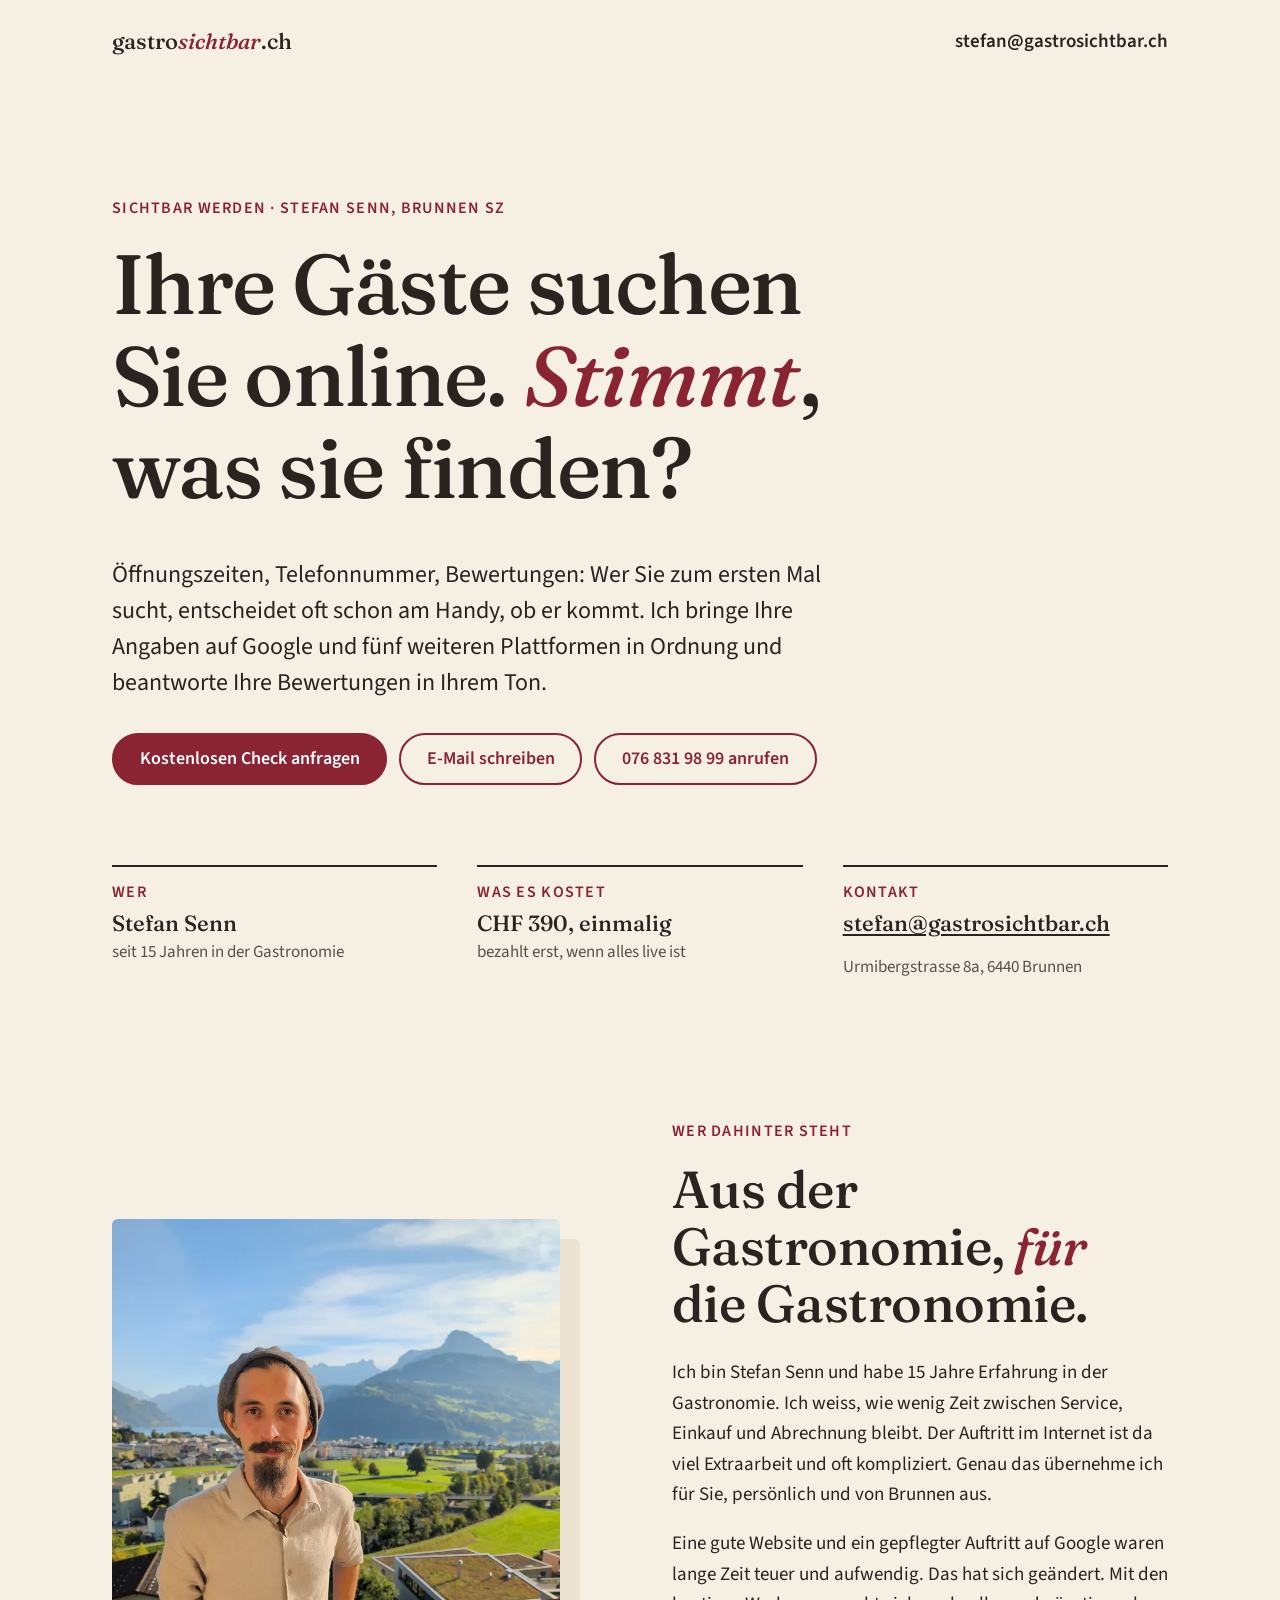
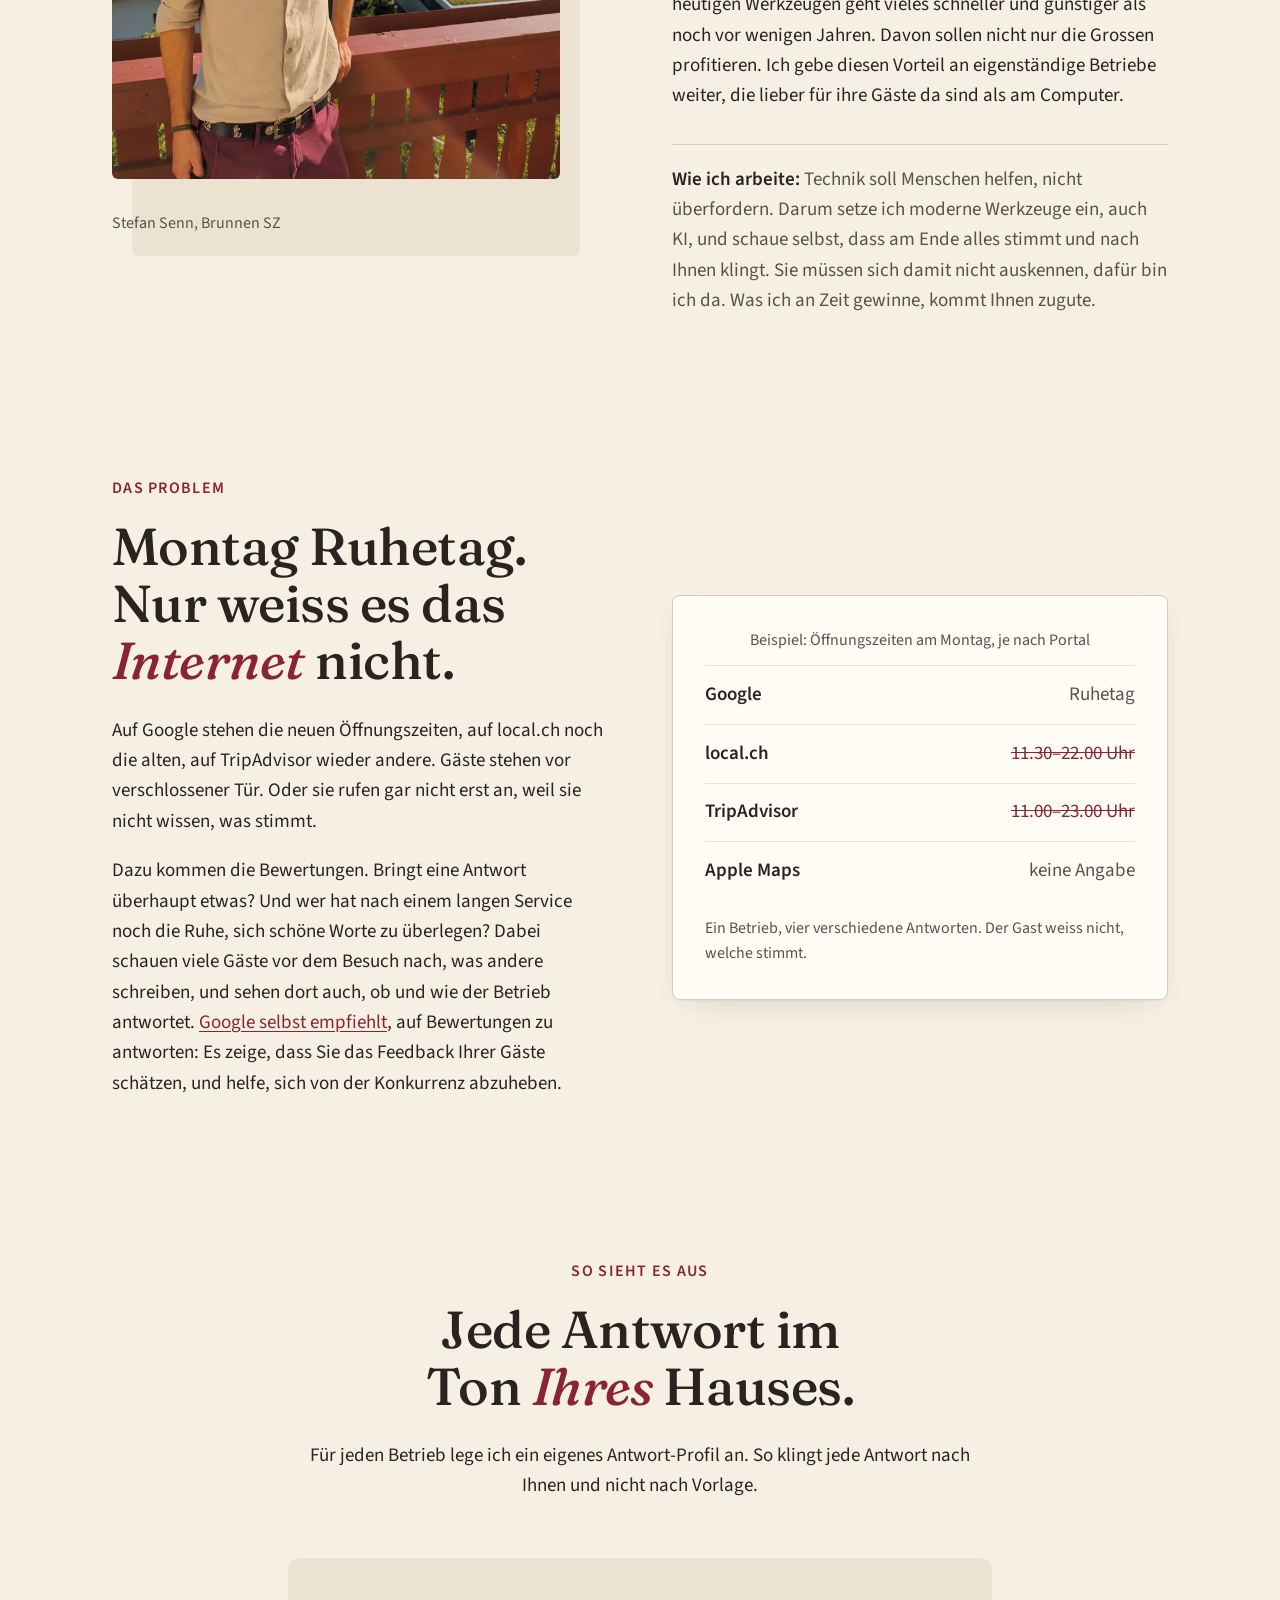
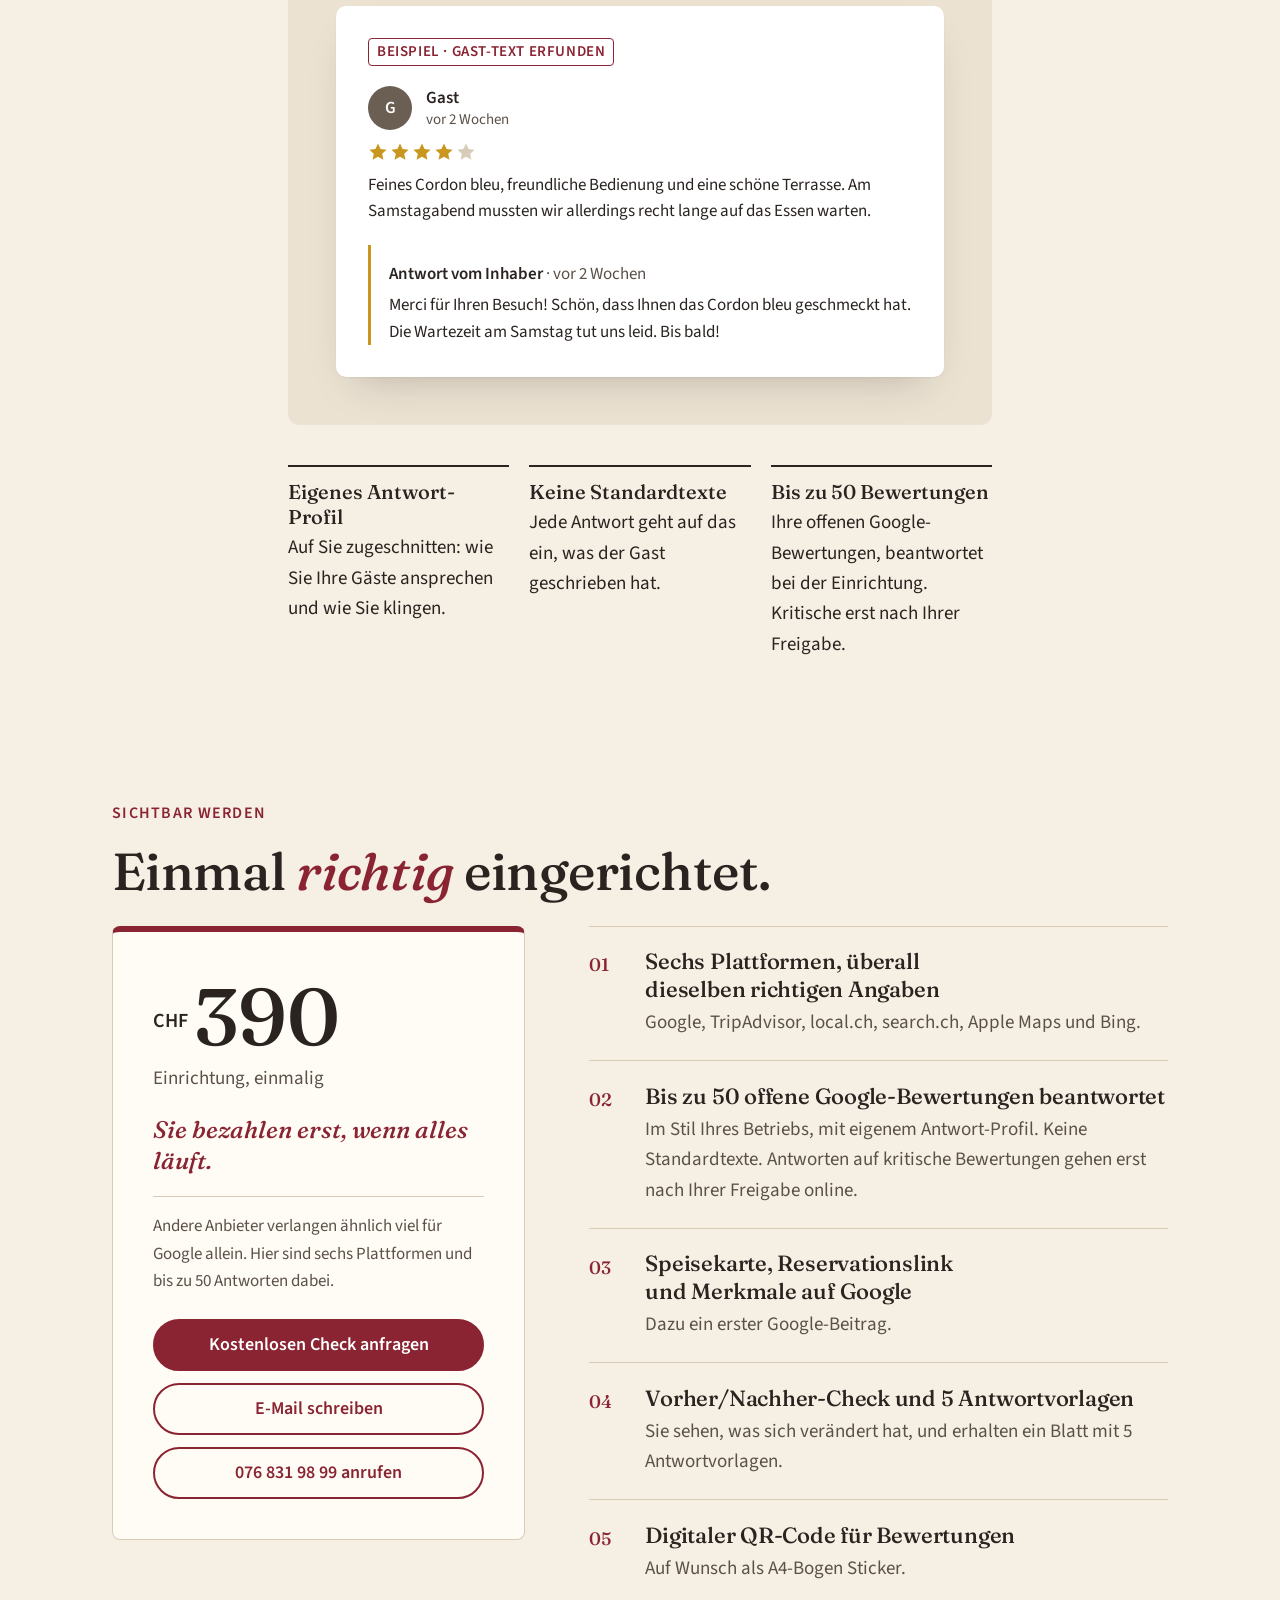
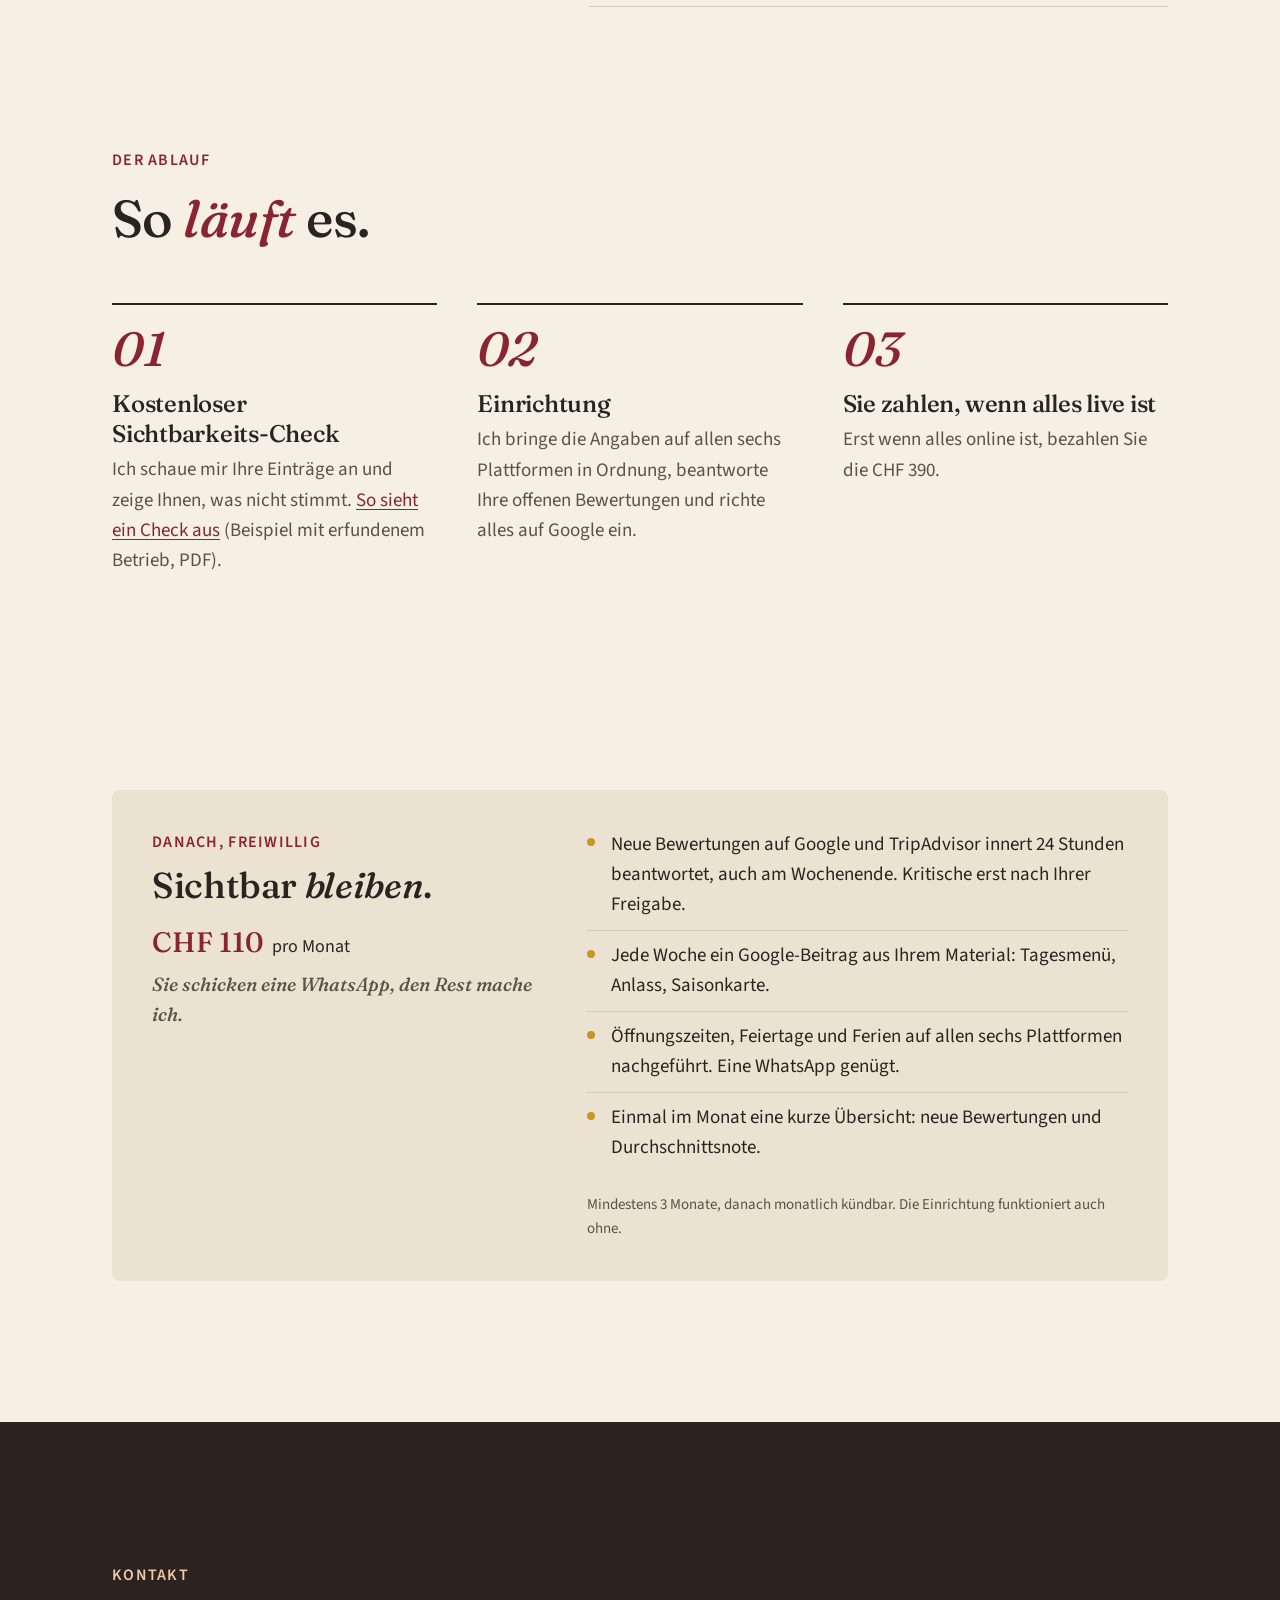
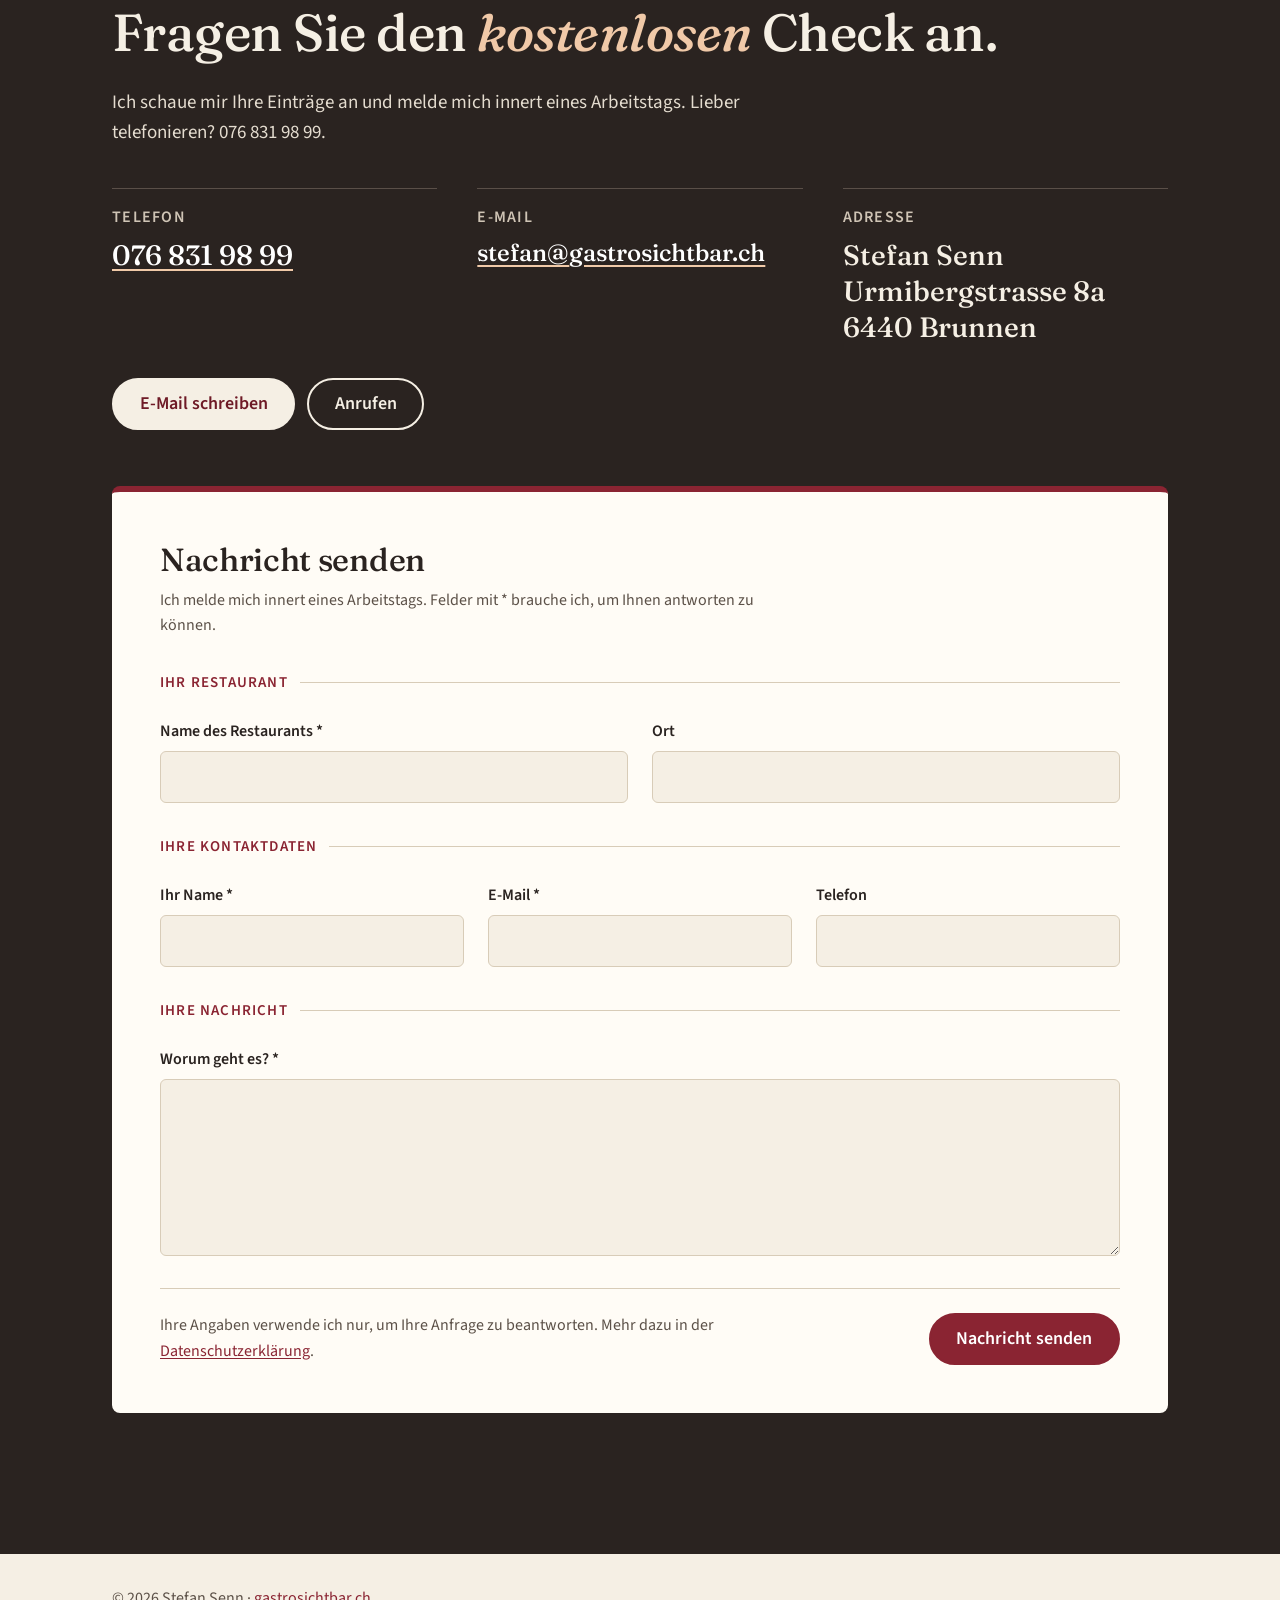
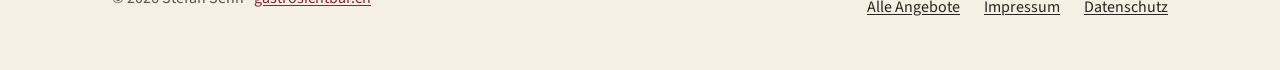
<file: sichtbar/index.html>
<!doctype html>
<html lang="de-CH">
<head>
  <meta charset="utf-8">
  <meta name="viewport" content="width=device-width, initial-scale=1">
  <title>Sichtbar werden | gastrosichtbar.ch</title>
  <meta name="description" content="Richtige Angaben auf Google, TripAdvisor, local.ch, search.ch, Apple Maps und Bing, dazu bis zu 50 Google-Bewertungen beantwortet. CHF 390 einmalig, bezahlt erst, wenn alles live ist.">
  <link rel="canonical" href="https://gastrosichtbar.ch/sichtbar/">
  <meta name="theme-color" content="#f5efe4">

  <meta property="og:type" content="website">
  <meta property="og:locale" content="de_CH">
  <meta property="og:site_name" content="gastrosichtbar.ch">
  <meta property="og:title" content="Sichtbar werden: Ihr Restaurant überall richtig im Netz">
  <meta property="og:description" content="Richtige Angaben auf Google, TripAdvisor, local.ch, search.ch, Apple Maps und Bing, dazu bis zu 50 Google-Bewertungen beantwortet. CHF 390 einmalig, bezahlt erst, wenn alles live ist.">
  <meta property="og:url" content="https://gastrosichtbar.ch/sichtbar/">
  <meta property="og:image" content="https://gastrosichtbar.ch/img/og.jpg">
  <meta property="og:image:width" content="1200">
  <meta property="og:image:height" content="630">
  <meta property="og:image:alt" content="gastrosichtbar.ch: Ihr Restaurant online, sichtbar, stimmig, ansehnlich. Stefan Senn, Brunnen.">
  <meta name="twitter:card" content="summary_large_image">

  <link rel="icon" href="../favicon.svg" type="image/svg+xml">
  <link rel="preload" href="../fonts/fraunces-latin-500-normal.woff2" as="font" type="font/woff2" crossorigin>
  <link rel="preload" href="../fonts/source-sans-3-latin-400-normal.woff2" as="font" type="font/woff2" crossorigin>
  <link rel="stylesheet" href="../css/style.css?v=20260928g">

</head>
<body>
  <a class="skip" href="#inhalt">Zum Inhalt springen</a>

  <header class="wrap topbar">
    <a class="logo" href="../" aria-label="gastrosichtbar.ch, Startseite">gastro<span>sichtbar</span>.ch</a>
    <a class="topbar-tel" href="mailto:stefan@gastrosichtbar.ch">stefan@gastrosichtbar.ch</a>
  </header>

  <main id="inhalt">

    <section class="hero wrap" aria-labelledby="titel">
      <p class="kicker">Sichtbar werden · Stefan Senn, Brunnen SZ</p>
      <h1 id="titel">Ihre Gäste suchen Sie online. <em>Stimmt</em>, was sie finden?</h1>
      <p class="lead">Öffnungszeiten, Telefonnummer, Bewertungen: Wer Sie zum ersten Mal sucht, entscheidet oft schon am Handy, ob er kommt. Ich bringe Ihre Angaben auf Google und fünf weiteren Plattformen in Ordnung und beantworte Ihre Bewertungen in Ihrem Ton.</p>
      <div class="buttons">
        <a class="btn btn-primary" href="#formular">Kostenlosen Check anfragen</a>
        <a class="btn btn-secondary" href="mailto:stefan@gastrosichtbar.ch?subject=Sichtbar%20werden">E-Mail schreiben</a>
        <a class="btn btn-secondary" href="tel:+41768319899">076 831 98 99 anrufen</a>
      </div>

      <dl class="eckdaten">
        <div>
          <dt>Wer</dt>
          <dd>Stefan Senn<span>seit 15 Jahren in der Gastronomie</span></dd>
        </div>
        <div>
          <dt>Was es kostet</dt>
          <dd>CHF 390, einmalig<span>bezahlt erst, wenn alles live ist</span></dd>
        </div>
        <div>
          <dt>Kontakt</dt>
          <dd><a href="mailto:stefan@gastrosichtbar.ch">stefan@gastrosichtbar.ch</a><span>Urmibergstrasse 8a, 6440 Brunnen</span></dd>
        </div>
      </dl>
    </section>

    <!-- 2 · Wer -->
    <section id="wer" class="wrap" aria-labelledby="wer-titel">
      <div class="split split--bild-links">
        <div>
          <p class="kicker">Wer dahinter steht</p>
          <h2 id="wer-titel">Aus der Gastronomie, <em>für</em> die Gastronomie.</h2>
          <p>Ich bin Stefan Senn und habe 15&nbsp;Jahre Erfahrung in der Gastronomie. Ich weiss, wie wenig Zeit zwischen Service, Einkauf und Abrechnung bleibt. Der Auftritt im Internet ist da viel Extraarbeit und oft kompliziert. Genau das übernehme ich für Sie, persönlich und von Brunnen aus.</p>
          <p>Eine gute Website und ein gepflegter Auftritt auf Google waren lange Zeit teuer und aufwendig. Das hat sich geändert. Mit den heutigen Werkzeugen geht vieles schneller und günstiger als noch vor wenigen Jahren. Davon sollen nicht nur die Grossen profitieren. Ich gebe diesen Vorteil an eigenständige Betriebe weiter, die lieber für ihre Gäste da sind als am Computer.</p>
          <p class="werkzeug"><strong>Wie ich arbeite:</strong> Technik soll Menschen helfen, nicht überfordern. Darum setze ich moderne Werkzeuge ein, auch KI, und schaue selbst, dass am Ende alles stimmt und nach Ihnen klingt. Sie müssen sich damit nicht auskennen, dafür bin ich da. Was ich an Zeit gewinne, kommt Ihnen zugute.</p>
        </div>
        <figure class="portrait">
          <picture>
            <source srcset="../img/stefan.webp?v=20260928" type="image/webp">
            <img src="../img/stefan.jpg?v=20260928" width="800" height="1000" loading="lazy" decoding="async" alt="Porträt von Stefan Senn">
          </picture>
          <figcaption>Stefan Senn, Brunnen SZ</figcaption>
        </figure>
      </div>
    </section>

    <!-- 3 · Das Problem -->
    <section id="problem" class="wrap" aria-labelledby="problem-titel">
      <div class="split">
        <div>
          <p class="kicker">Das Problem</p>
          <h2 id="problem-titel">Montag Ruhetag. Nur weiss es das <em>Internet</em> nicht.</h2>
          <p>Auf Google stehen die neuen Öffnungszeiten, auf local.ch noch die alten, auf TripAdvisor wieder andere. Gäste stehen vor verschlossener Tür. Oder sie rufen gar nicht erst an, weil sie nicht wissen, was stimmt.</p>
          <p>Dazu kommen die Bewertungen. Bringt eine Antwort überhaupt etwas? Und wer hat nach einem langen Service noch die Ruhe, sich schöne Worte zu überlegen? Dabei schauen viele Gäste vor dem Besuch nach, was andere schreiben, und sehen dort auch, ob und wie der Betrieb antwortet. <a href="https://support.google.com/business/answer/7091?hl=de" rel="noopener">Google selbst empfiehlt</a>, auf Bewertungen zu antworten: Es zeige, dass Sie das Feedback Ihrer Gäste schätzen, und helfe, sich von der Konkurrenz abzuheben.</p>
        </div>
        <div class="portale">
          <table>
            <caption class="portale-titel">Beispiel: Öffnungszeiten am Montag, je nach Portal</caption>
            <thead class="sr-only">
              <tr><th scope="col">Portal</th><th scope="col">Angabe</th></tr>
            </thead>
            <tbody>
              <tr><th scope="row">Google</th><td>Ruhetag</td></tr>
              <tr><th scope="row">local.ch</th><td><span class="falsch">11.30–22.00 Uhr</span><span class="sr-only"> (veraltet)</span></td></tr>
              <tr><th scope="row">TripAdvisor</th><td><span class="falsch">11.00–23.00 Uhr</span><span class="sr-only"> (veraltet)</span></td></tr>
              <tr><th scope="row">Apple Maps</th><td>keine Angabe</td></tr>
            </tbody>
          </table>
          <p class="portale-fuss">Ein Betrieb, vier verschiedene Antworten. Der Gast weiss nicht, welche stimmt.</p>
        </div>
      </div>
    </section>

    <!-- 4 · Beispiel (Produktbild) -->
    <section id="beispiel" class="wrap" aria-labelledby="beispiel-titel">
      <div class="beispiel-kopf">
        <p class="kicker">So sieht es aus</p>
        <h2 id="beispiel-titel">Jede Antwort im Ton <em>Ihres</em> Hauses.</h2>
        <p>Für jeden Betrieb lege ich ein eigenes Antwort-Profil an. So klingt jede Antwort nach Ihnen und nicht nach Vorlage.</p>
      </div>

      <div class="buehne">
        <article class="review" aria-label="Beispiel einer Google-Bewertung mit Antwort">
          <p class="muster">Beispiel · Gast-Text erfunden</p>
          <div class="review-kopf">
            <span class="avatar" aria-hidden="true">G</span>
            <div>
              <p class="review-name">Gast</p>
              <p class="review-meta">vor 2 Wochen</p>
            </div>
          </div>
          <p class="sterne">
            <svg width="110" height="20" viewBox="0 0 110 20" role="img" aria-label="4 von 5 Sternen">
              <defs>
                <path id="stern" d="M10 1.5l2.6 5.5 6 .7-4.4 4.1 1.2 5.9L10 14.8l-5.4 2.9 1.2-5.9L1.4 7.7l6-.7z"/>
              </defs>
              <use href="#stern" fill="#c9961f"/>
              <use href="#stern" x="22" fill="#c9961f"/>
              <use href="#stern" x="44" fill="#c9961f"/>
              <use href="#stern" x="66" fill="#c9961f"/>
              <use href="#stern" x="88" fill="#d8ccb8"/>
            </svg>
          </p>
          <p>Feines Cordon bleu, freundliche Bedienung und eine schöne Terrasse. Am Samstagabend mussten wir allerdings recht lange auf das Essen warten.</p>

          <div class="antwort">
            <p class="antwort-titel">Antwort vom Inhaber <span>· vor 2 Wochen</span></p>
            <p>Merci für Ihren Besuch! Schön, dass Ihnen das Cordon bleu geschmeckt hat. Die Wartezeit am Samstag tut uns leid. Bis bald!</p>
          </div>
        </article>
      </div>

      <div class="profil">
        <ul>
          <li><strong>Eigenes Antwort-Profil</strong>Auf Sie zugeschnitten: wie Sie Ihre Gäste ansprechen und wie Sie klingen.</li>
          <li><strong>Keine Standardtexte</strong>Jede Antwort geht auf das ein, was der Gast geschrieben hat.</li>
          <li><strong>Bis zu 50 Bewertungen</strong>Ihre offenen Google-Bewertungen, beantwortet bei der Einrichtung. Kritische erst nach Ihrer Freigabe.</li>
        </ul>
      </div>
    </section>

    <!-- 5 · Paket und Preis -->
    <section id="paket" class="wrap" aria-labelledby="paket-titel">
      <p class="kicker">Sichtbar werden</p>
      <h2 id="paket-titel">Einmal <em>richtig</em> eingerichtet.</h2>
      <div class="paket">
        <div class="preis-karte">
          <p class="preis"><small>CHF</small>390</p>
          <p class="preis-zusatz">Einrichtung, einmalig</p>
          <p class="preis-versprechen">Sie bezahlen erst, wenn alles läuft.</p>
          <p class="vergleich">Andere Anbieter verlangen ähnlich viel für Google allein. Hier sind sechs Plattformen und bis zu 50 Antworten dabei.</p>
          <div class="buttons">
            <a class="btn btn-primary" href="#formular">Kostenlosen Check anfragen</a>
            <a class="btn btn-secondary" href="mailto:stefan@gastrosichtbar.ch?subject=Sichtbarkeits-Check">E-Mail schreiben</a>
            <a class="btn btn-secondary" href="tel:+41768319899">076 831 98 99 anrufen</a>
          </div>
        </div>

        <ol class="leistungen" aria-label="Leistungen im Paket">
          <li>
            <div>
              <h3>Sechs Plattformen, überall dieselben richtigen Angaben</h3>
              <p>Google, TripAdvisor, local.ch, search.ch, Apple Maps und Bing.</p>
            </div>
          </li>
          <li>
            <div>
              <h3>Bis zu 50 offene Google-Bewertungen beantwortet</h3>
              <p>Im Stil Ihres Betriebs, mit eigenem Antwort-Profil. Keine Standardtexte. Antworten auf kritische Bewertungen gehen erst nach Ihrer Freigabe online.</p>
            </div>
          </li>
          <li>
            <div>
              <h3>Speisekarte, Reservationslink und Merkmale auf Google</h3>
              <p>Dazu ein erster Google-Beitrag.</p>
            </div>
          </li>
          <li>
            <div>
              <h3>Vorher/Nachher-Check und 5 Antwortvorlagen</h3>
              <p>Sie sehen, was sich verändert hat, und erhalten ein Blatt mit 5 Antwortvorlagen.</p>
            </div>
          </li>
          <li>
            <div>
              <h3>Digitaler QR-Code für Bewertungen</h3>
              <p>Auf Wunsch als A4-Bogen Sticker.</p>
            </div>
          </li>
        </ol>
      </div>

    </section>

    <!-- 5a · So läuft es -->
    <section id="ablauf" class="wrap" aria-labelledby="ablauf-titel">
      <p class="kicker">Der Ablauf</p>
      <h2 id="ablauf-titel">So <em>läuft</em> es.</h2>
      <ol class="schritte">
        <li>
          <h3>Kostenloser Sichtbarkeits-Check</h3>
          <p>Ich schaue mir Ihre Einträge an und zeige Ihnen, was nicht stimmt. <a href="../muster-check.pdf">So sieht ein Check aus</a> (Beispiel mit erfundenem Betrieb, PDF).</p>
        </li>
        <li>
          <h3>Einrichtung</h3>
          <p>Ich bringe die Angaben auf allen sechs Plattformen in Ordnung, beantworte Ihre offenen Bewertungen und richte alles auf Google ein.</p>
        </li>
        <li>
          <h3>Sie zahlen, wenn alles live ist</h3>
          <p>Erst wenn alles online ist, bezahlen Sie die CHF&nbsp;390.</p>
        </li>
      </ol>
    </section>

    <!-- 5a2 · Sichtbar bleiben -->
    <section id="betreuung" class="wrap" aria-labelledby="danach-titel">
      <div class="danach" aria-labelledby="danach-titel">
        <div class="danach-kopf">
          <p class="kicker">Danach, freiwillig</p>
          <h3 id="danach-titel">Sichtbar <em>bleiben</em>.</h3>
          <p class="danach-preis"><strong>CHF 110</strong> pro Monat</p>
          <p class="danach-claim">Sie schicken eine WhatsApp, den Rest mache ich.</p>
        </div>
        <ul class="danach-liste">
          <li>Neue Bewertungen auf Google und TripAdvisor innert 24 Stunden beantwortet, auch am Wochenende. Kritische erst nach Ihrer Freigabe.</li>
          <li>Jede Woche ein Google-Beitrag aus Ihrem Material: Tagesmenü, Anlass, Saisonkarte.</li>
          <li>Öffnungszeiten, Feiertage und Ferien auf allen sechs Plattformen nachgeführt. Eine WhatsApp genügt.</li>
          <li>Einmal im Monat eine kurze Übersicht: neue Bewertungen und Durchschnittsnote.</li>
        </ul>
        <p class="danach-fuss">Mindestens 3 Monate, danach monatlich kündbar. Die Einrichtung funktioniert auch ohne.</p>
      </div>
    </section>

    <!-- 7 · Kontakt -->
    <section id="kontakt" class="kontakt" aria-labelledby="kontakt-titel">
      <div class="wrap">
        <p class="kicker">Kontakt</p>
        <h2 id="kontakt-titel">Fragen Sie den <em>kostenlosen</em> Check an.</h2>
        <p>Ich schaue mir Ihre Einträge an und melde mich innert eines Arbeitstags. Lieber telefonieren? 076 831 98 99.</p>
        <address>
          <dl class="kontakt-liste">
            <div>
              <dt>Telefon</dt>
              <dd><a href="tel:+41768319899">076 831 98 99</a></dd>
            </div>
            <div>
              <dt>E-Mail</dt>
              <dd class="mail"><a href="mailto:stefan@gastrosichtbar.ch">stefan@<wbr>gastrosichtbar.ch</a></dd>
            </div>
            <div>
              <dt>Adresse</dt>
              <dd>Stefan Senn<br>Urmibergstrasse 8a<br>6440 Brunnen</dd>
            </div>
          </dl>
        </address>
        <div class="buttons">
          <a class="btn btn-primary" href="mailto:stefan@gastrosichtbar.ch?subject=Sichtbarkeits-Check">E-Mail schreiben</a>
          <a class="btn btn-secondary" href="tel:+41768319899">Anrufen</a>
        </div>

        <form id="formular" class="formular" action="/kontakt" method="post" aria-labelledby="formular-titel">
          <h3 id="formular-titel">Nachricht senden</h3>
          <p class="formular-hinweis">Ich melde mich innert eines Arbeitstags. Felder mit * brauche ich, um Ihnen antworten zu können.</p>

          <fieldset class="gruppe">
            <legend>Ihr Restaurant</legend>
            <div class="felder felder-2">
              <div class="feld">
                <label for="f-restaurant">Name des Restaurants *</label>
                <input id="f-restaurant" name="restaurant" type="text" required maxlength="150" autocomplete="organization">
              </div>
              <div class="feld">
                <label for="f-ort">Ort</label>
                <input id="f-ort" name="ort" type="text" maxlength="120" autocomplete="address-level2">
              </div>
            </div>
          </fieldset>

          <fieldset class="gruppe">
            <legend>Ihre Kontaktdaten</legend>
            <div class="felder felder-3">
              <div class="feld">
                <label for="f-name">Ihr Name *</label>
                <input id="f-name" name="name" type="text" required maxlength="120" autocomplete="name">
              </div>
              <div class="feld">
                <label for="f-email">E-Mail *</label>
                <input id="f-email" name="email" type="email" required maxlength="200" autocomplete="email">
              </div>
              <div class="feld">
                <label for="f-telefon">Telefon</label>
                <input id="f-telefon" name="telefon" type="tel" maxlength="40" autocomplete="tel">
              </div>
            </div>
          </fieldset>

          <fieldset class="gruppe">
            <legend>Ihre Nachricht</legend>
            <div class="feld">
              <label for="f-nachricht">Worum geht es? *</label>
              <textarea id="f-nachricht" name="nachricht" rows="6" required maxlength="5000"></textarea>
            </div>
          </fieldset>

          <div class="feld-falle" aria-hidden="true">
            <label for="f-website">Bitte leer lassen</label>
            <input id="f-website" name="website" type="text" tabindex="-1" autocomplete="off">
          </div>

          <div class="formular-fuss">
            <p class="formular-hinweis">Ihre Angaben verwende ich nur, um Ihre Anfrage zu beantworten. Mehr dazu in der <a href="../datenschutz.html">Datenschutzerklärung</a>.</p>
            <button class="btn btn-primary" type="submit">Nachricht senden</button>
          </div>
        </form>
      </div>
    </section>
  </main>

  <footer class="fuss">
    <div class="wrap">
      <p>© 2026 Stefan Senn · <a href="../">gastrosichtbar.ch</a></p>
      <nav aria-label="Rechtliches">
        <ul>
          <li><a href="../">Alle Angebote</a></li>
          <li><a href="../impressum.html">Impressum</a></li>
          <li><a href="../datenschutz.html">Datenschutz</a></li>
        </ul>
      </nav>
    </div>
  </footer>
</body>
</html>
</file>
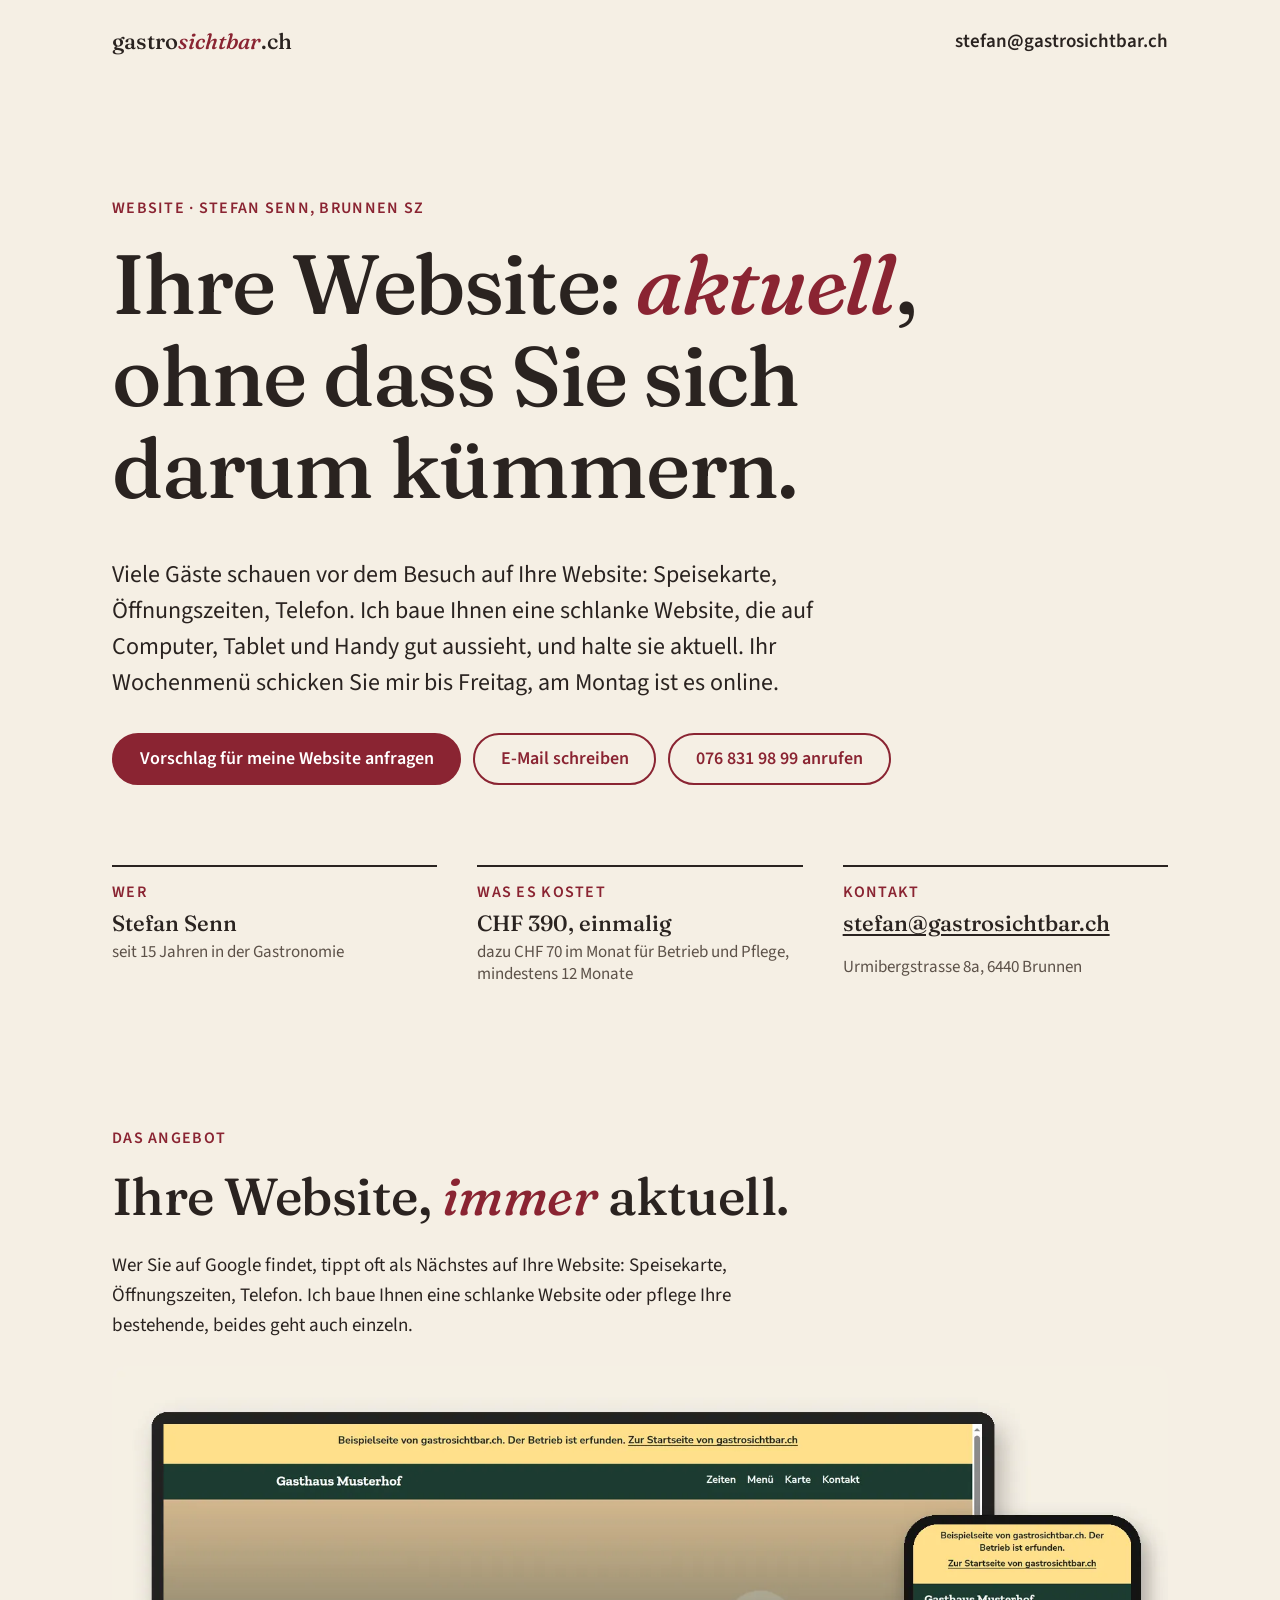
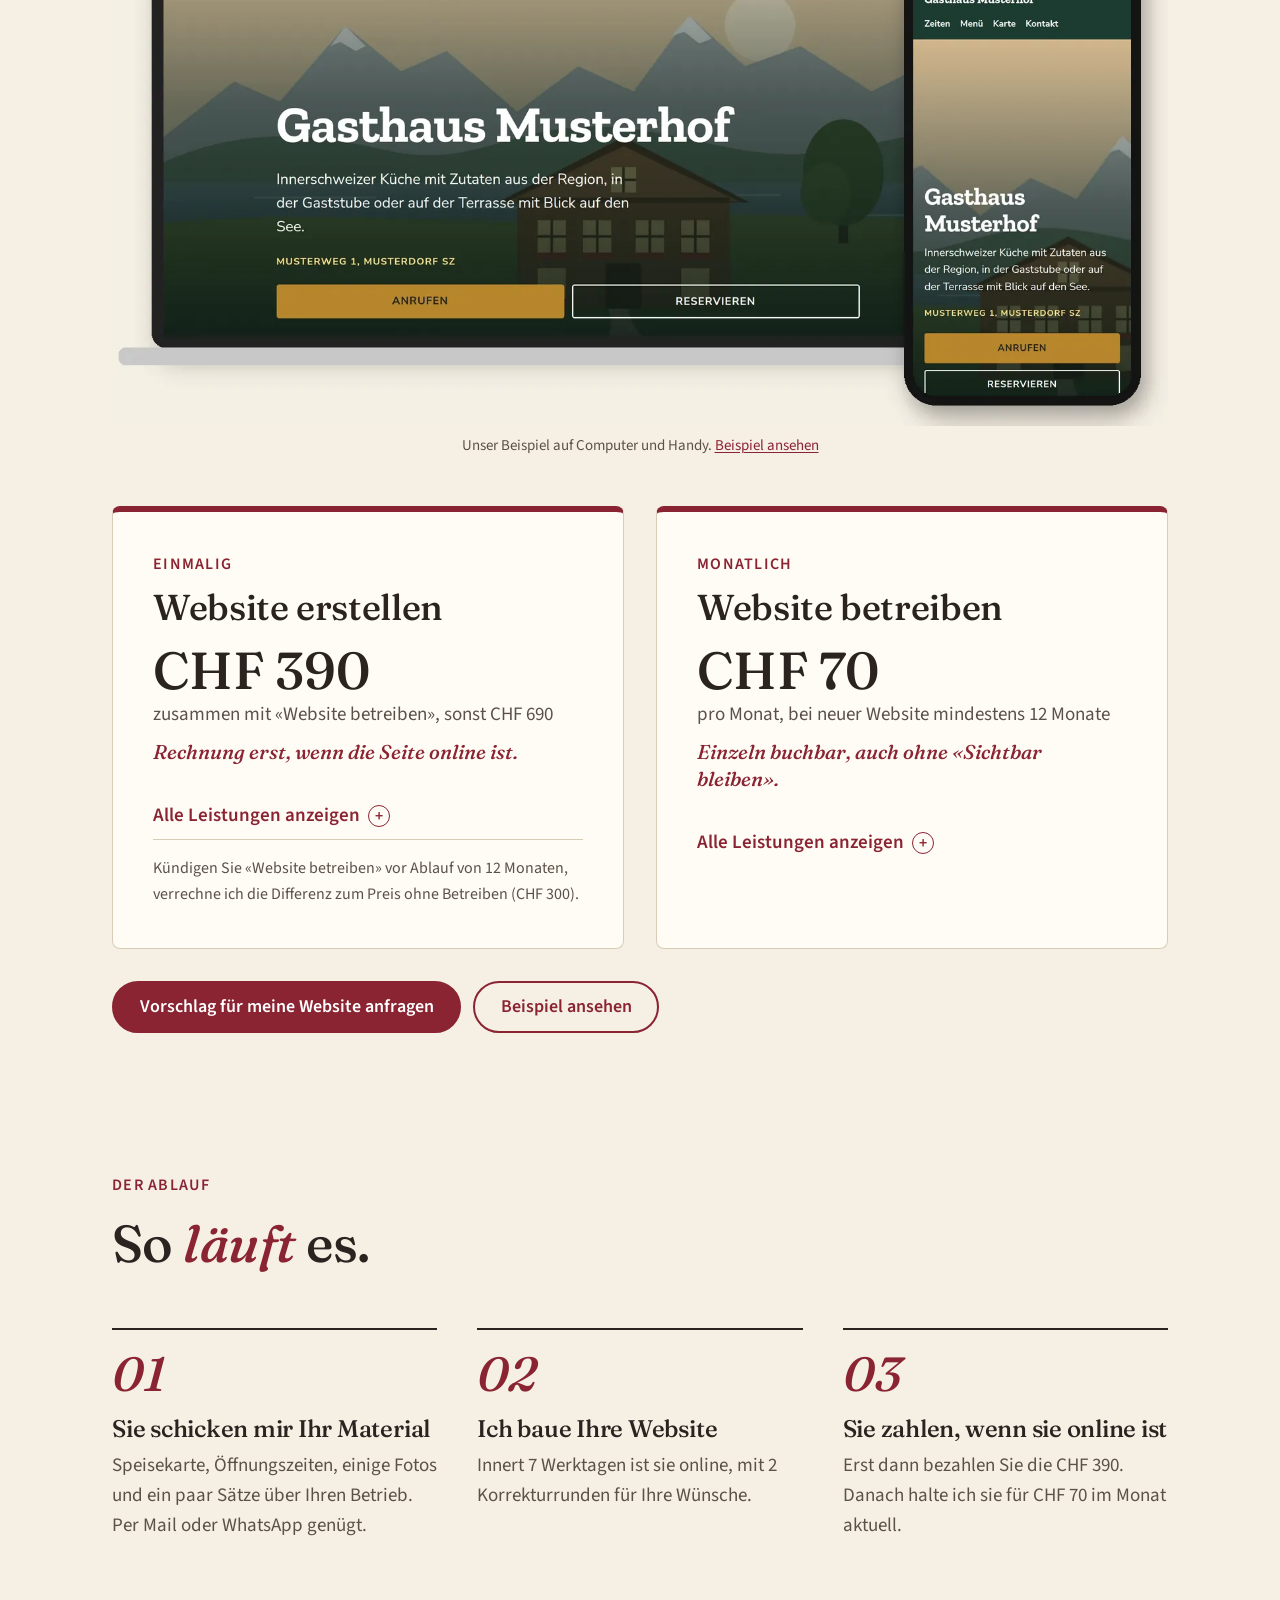
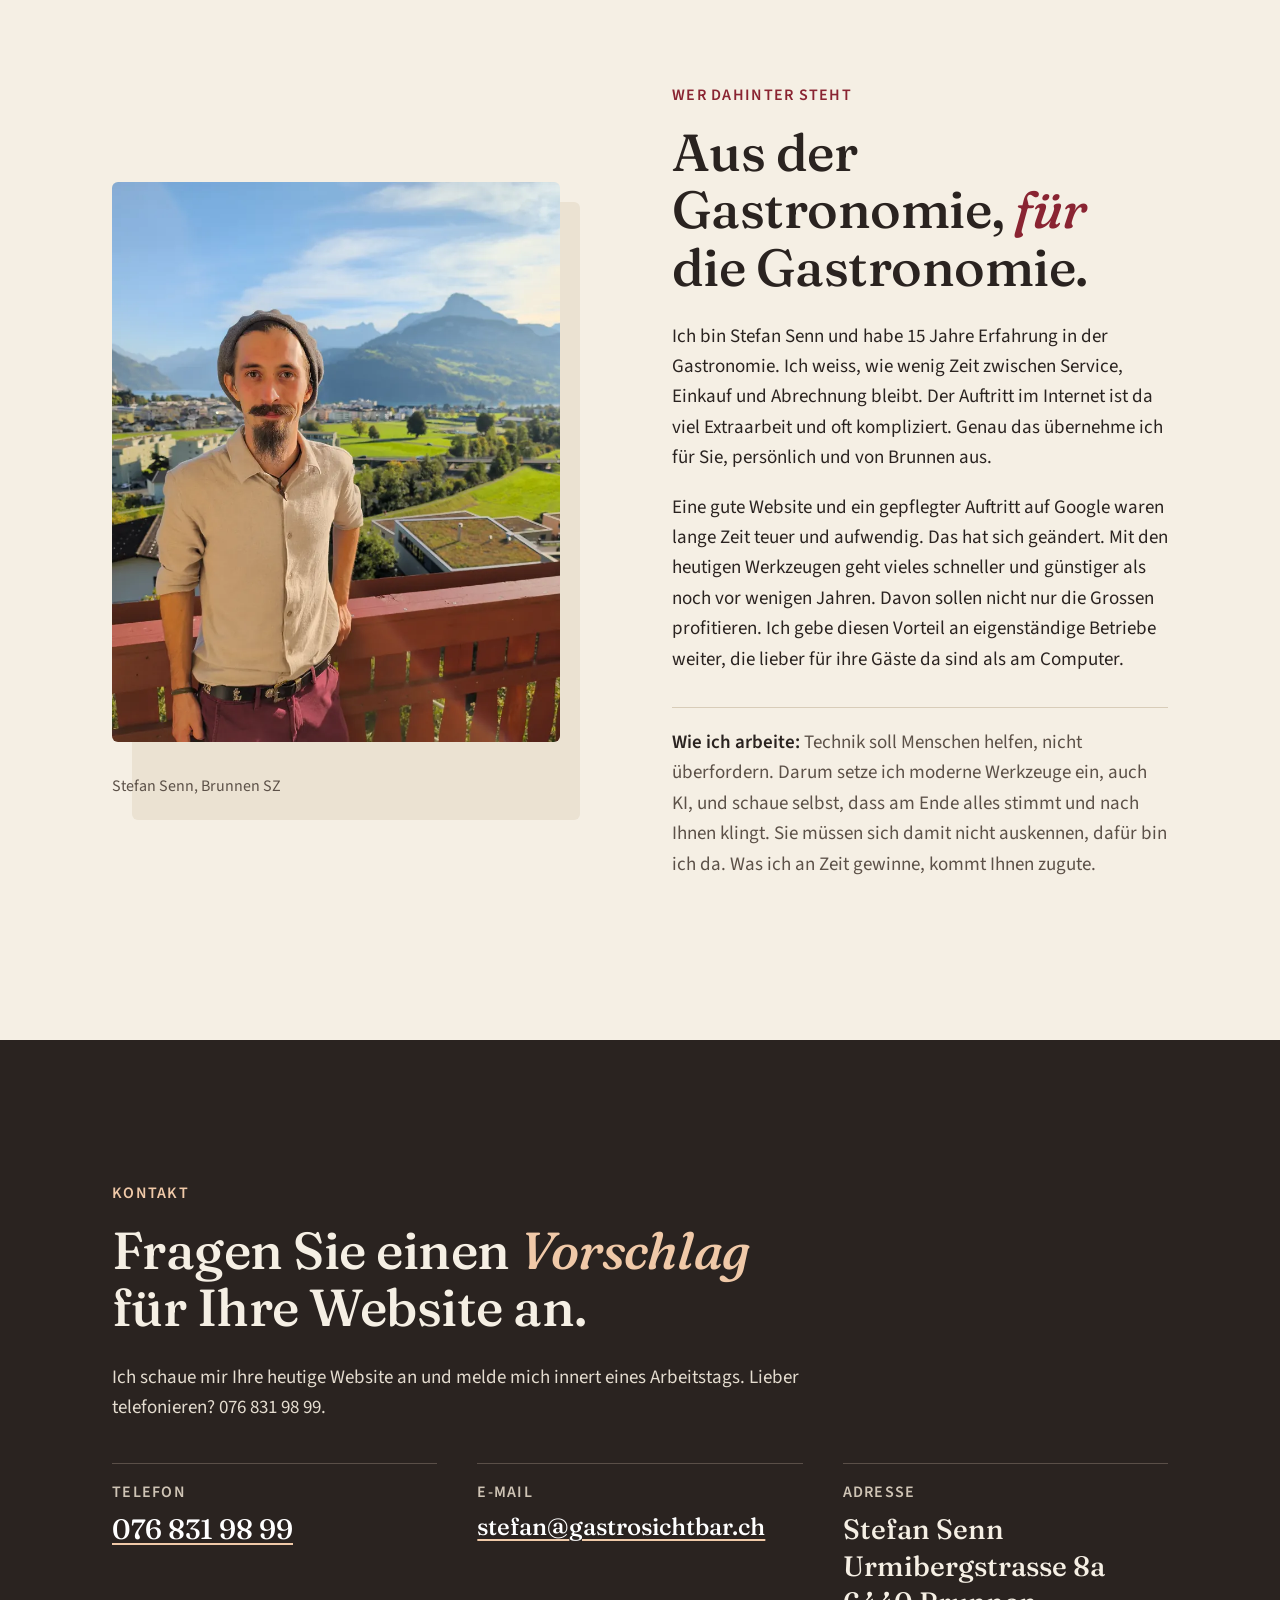
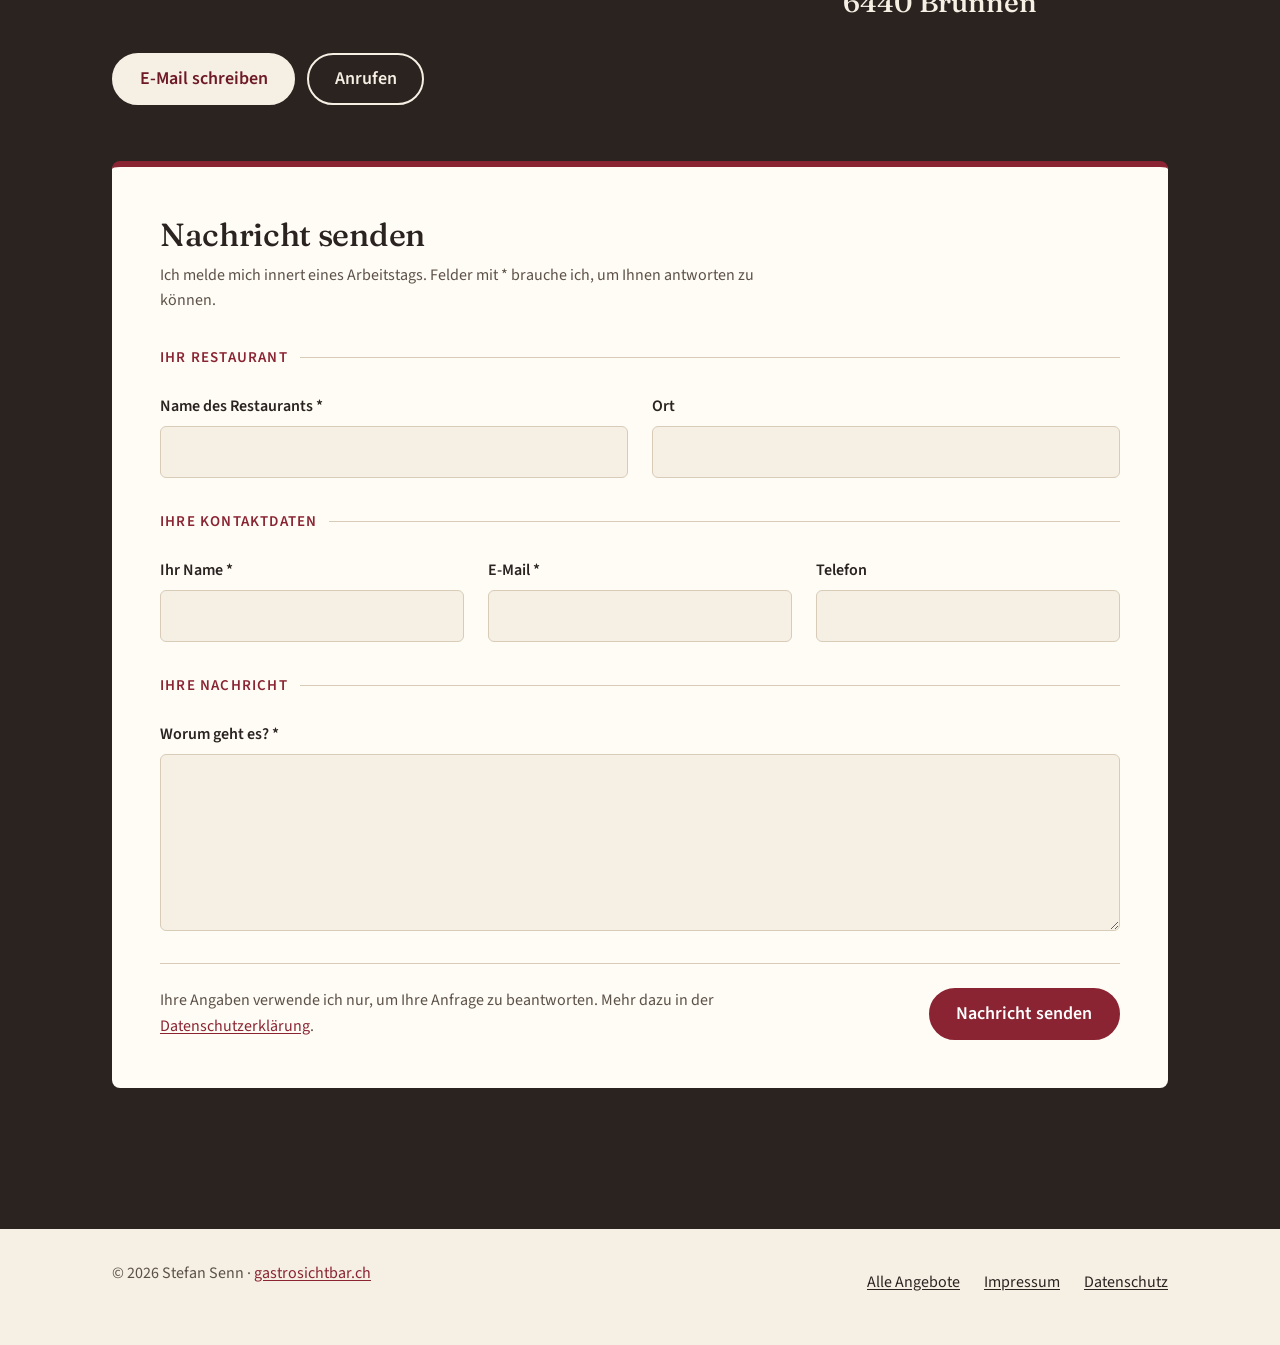
<file: website/index.html>
<!doctype html>
<html lang="de-CH">
<head>
  <meta charset="utf-8">
  <meta name="viewport" content="width=device-width, initial-scale=1">
  <title>Website für Ihr Restaurant | gastrosichtbar.ch</title>
  <meta name="description" content="Eine schlanke Website für Ihr Restaurant, auf Computer, Tablet und Handy: Speisekarte, Bilder, Öffnungszeiten, Reservation. CHF 390 einmalig mit Betreuung für CHF 70 im Monat. Wochenmenü jeden Montag online.">
  <link rel="canonical" href="https://gastrosichtbar.ch/website/">
  <meta name="theme-color" content="#f5efe4">

  <meta property="og:type" content="website">
  <meta property="og:locale" content="de_CH">
  <meta property="og:site_name" content="gastrosichtbar.ch">
  <meta property="og:title" content="Website für Ihr Restaurant: aktuell, ohne dass Sie sich darum kümmern">
  <meta property="og:description" content="Eine schlanke Website für Ihr Restaurant, auf Computer, Tablet und Handy: Speisekarte, Bilder, Öffnungszeiten, Reservation. CHF 390 einmalig mit Betreuung für CHF 70 im Monat. Wochenmenü jeden Montag online.">
  <meta property="og:url" content="https://gastrosichtbar.ch/website/">
  <meta property="og:image" content="https://gastrosichtbar.ch/img/og.jpg">
  <meta property="og:image:width" content="1200">
  <meta property="og:image:height" content="630">
  <meta property="og:image:alt" content="gastrosichtbar.ch: Ihr Restaurant online, sichtbar, stimmig, ansehnlich. Stefan Senn, Brunnen.">
  <meta name="twitter:card" content="summary_large_image">

  <link rel="icon" href="../favicon.svg" type="image/svg+xml">
  <link rel="preload" href="../fonts/fraunces-latin-500-normal.woff2" as="font" type="font/woff2" crossorigin>
  <link rel="preload" href="../fonts/source-sans-3-latin-400-normal.woff2" as="font" type="font/woff2" crossorigin>
  <link rel="stylesheet" href="../css/style.css?v=20260928g">

</head>
<body>
  <a class="skip" href="#inhalt">Zum Inhalt springen</a>

  <header class="wrap topbar">
    <a class="logo" href="../" aria-label="gastrosichtbar.ch, Startseite">gastro<span>sichtbar</span>.ch</a>
    <a class="topbar-tel" href="mailto:stefan@gastrosichtbar.ch">stefan@gastrosichtbar.ch</a>
  </header>

  <main id="inhalt">

    <section class="hero wrap" aria-labelledby="titel">
      <p class="kicker">Website · Stefan Senn, Brunnen SZ</p>
      <h1 id="titel">Ihre Website: <em>aktuell</em>, ohne dass Sie sich darum kümmern.</h1>
      <p class="lead">Viele Gäste schauen vor dem Besuch auf Ihre Website: Speisekarte, Öffnungszeiten, Telefon. Ich baue Ihnen eine schlanke Website, die auf Computer, Tablet und Handy gut aussieht, und halte sie aktuell. Ihr Wochenmenü schicken Sie mir bis Freitag, am Montag ist es online.</p>
      <div class="buttons">
        <a class="btn btn-primary" href="#formular">Vorschlag für meine Website anfragen</a>
        <a class="btn btn-secondary" href="mailto:stefan@gastrosichtbar.ch?subject=Website">E-Mail schreiben</a>
        <a class="btn btn-secondary" href="tel:+41768319899">076 831 98 99 anrufen</a>
      </div>

      <dl class="eckdaten">
        <div>
          <dt>Wer</dt>
          <dd>Stefan Senn<span>seit 15 Jahren in der Gastronomie</span></dd>
        </div>
        <div>
          <dt>Was es kostet</dt>
          <dd>CHF 390, einmalig<span>dazu CHF 70 im Monat für Betrieb und Pflege, mindestens 12 Monate</span></dd>
        </div>
        <div>
          <dt>Kontakt</dt>
          <dd><a href="mailto:stefan@gastrosichtbar.ch">stefan@gastrosichtbar.ch</a><span>Urmibergstrasse 8a, 6440 Brunnen</span></dd>
        </div>
      </dl>
    </section>

    <!-- 5b · Website -->
    <section id="website" class="wrap" aria-labelledby="website-titel">
      <p class="kicker">Das Angebot</p>
      <h2 id="website-titel">Ihre Website, <em>immer</em> aktuell.</h2>
      <p class="website-intro">Wer Sie auf Google findet, tippt oft als Nächstes auf Ihre Website: Speisekarte, Öffnungszeiten, Telefon. Ich baue Ihnen eine schlanke Website oder pflege Ihre bestehende, beides geht auch einzeln.</p>

      <figure class="website-bild">
        <a href="../beispiel/">
          <picture>
            <source type="image/webp" srcset="../img/website-geraete-800.webp?v=20260929 800w, ../img/website-geraete-1600.webp?v=20260929 1600w" sizes="(min-width: 60em) 56rem, 100vw">
            <img src="../img/website-geraete-1600.jpg?v=20260929" srcset="../img/website-geraete-800.jpg?v=20260929 800w, ../img/website-geraete-1600.jpg?v=20260929 1600w" sizes="(min-width: 60em) 56rem, 100vw" width="1600" height="1000" loading="lazy" decoding="async" alt="Die Beispiel-Website Gasthaus Musterhof auf einem Laptop und einem Handy">
          </picture>
        </a>
        <figcaption>Unser Beispiel auf Computer und Handy. <a href="../beispiel/">Beispiel ansehen</a></figcaption>
      </figure>

      <div class="angebote">
        <article id="erstellen" class="angebot" aria-labelledby="erstellen-titel">
          <p class="angebot-art">Einmalig</p>
          <h3 id="erstellen-titel">Website erstellen</h3>
          <p class="angebot-preis"><strong>CHF 390</strong> zusammen mit «Website betreiben», sonst CHF&nbsp;690</p>
          <p class="angebot-claim">Rechnung erst, wenn die Seite online ist.</p>
          <details class="mehr">
            <summary>Alle Leistungen anzeigen</summary>
            <ul class="angebot-liste">
              <li>Eine Seite <a href="../beispiel/">wie unser Beispiel</a>, die auf Computer, Tablet und Handy gleich gut aussieht und schnell lädt</li>
              <li>Startbild, kurzer Text über den Betrieb, Speisekarte als echter Text bis etwa zwei A4-Seiten (Google kann ihn lesen, nicht nur ein PDF)</li>
              <li>Bildergalerie mit bis zu 9 Fotos Ihres Betriebs, antippen zeigt das Bild gross</li>
              <li>Öffnungszeiten, Adresse mit Kartenlink, Telefon und E-Mail zum Antippen, Reservationslink</li>
              <li>Impressum und Datenschutz inklusive</li>
              <li>Kein Tracking, keine Cookies, darum auch kein Cookie-Banner</li>
              <li>Dieselben Angaben wie auf Google und den anderen Plattformen</li>
              <li>Formular für Online-Reservationen inklusive, Anfragen kommen per E-Mail. Oder ein Link auf Ihr bestehendes Reservationssystem</li>
              <li>2 Korrekturrunden, online innert 7 Werktagen nach Erhalt des Materials</li>
              <li>Die Domain gehört dem Betrieb. Bei einer Kündigung erhält er alle Dateien.</li>
              <li>Mehr Seiten, eine weitere Sprache oder Extras: zum Festpreis nach Offerte</li>
            </ul>
          </details>
          <p class="angebot-fuss">Kündigen Sie «Website betreiben» vor Ablauf von 12 Monaten, verrechne ich die Differenz zum Preis ohne Betreiben (CHF&nbsp;300).</p>
        </article>

        <article id="betreiben" class="angebot" aria-labelledby="betreiben-titel">
          <p class="angebot-art">Monatlich</p>
          <h3 id="betreiben-titel">Website betreiben</h3>
          <p class="angebot-preis"><strong>CHF 70</strong> pro Monat, bei neuer Website mindestens 12 Monate</p>
          <p class="angebot-claim">Einzeln buchbar, auch ohne «Sichtbar bleiben».</p>
          <details class="mehr">
            <summary>Alle Leistungen anzeigen</summary>
            <ul class="angebot-liste">
              <li>Hosting in der Schweiz, Sicherheitszertifikat, technischer Betrieb</li>
              <li>Wochenmenü jeden Montag online: bis Freitag schicken, Montag 10 Uhr ist es drauf</li>
              <li>Kleine Änderungen (Karte, Öffnungszeiten, Ferien, Hinweise) innert 12 Stunden</li>
              <li>Online-Reservationen kommen per E-Mail zu Ihnen, gratis auch als Nachricht aufs Handy (Telegram oder ntfy). Per SMS: die ersten 50 gratis, danach 100 SMS für CHF&nbsp;15</li>
              <li>Geht auch für eine bestehende Website, ohne Umzug (über einen Redakteur-Zugang)</li>
            </ul>
            <p class="angebot-fuss">Mindestlaufzeit 12 Monate bei neuer Website, 3 Monate bei bestehender, danach monatlich kündbar. Grössere Arbeiten CHF&nbsp;70 pro Stunde.</p>
          </details>
        </article>
      </div>

      <div class="buttons">
        <a class="btn btn-primary" href="#formular">Vorschlag für meine Website anfragen</a>
        <a class="btn btn-secondary" href="../beispiel/">Beispiel ansehen</a>
      </div>
    </section>

    <section id="ablauf" class="wrap" aria-labelledby="ablauf-titel">
      <p class="kicker">Der Ablauf</p>
      <h2 id="ablauf-titel">So <em>läuft</em> es.</h2>
      <ol class="schritte">
        <li>
          <h3>Sie schicken mir Ihr Material</h3>
          <p>Speisekarte, Öffnungszeiten, einige Fotos und ein paar Sätze über Ihren Betrieb. Per Mail oder WhatsApp genügt.</p>
        </li>
        <li>
          <h3>Ich baue Ihre Website</h3>
          <p>Innert 7 Werktagen ist sie online, mit 2 Korrekturrunden für Ihre Wünsche.</p>
        </li>
        <li>
          <h3>Sie zahlen, wenn sie online ist</h3>
          <p>Erst dann bezahlen Sie die CHF&nbsp;390. Danach halte ich sie für CHF&nbsp;70 im Monat aktuell.</p>
        </li>
      </ol>
    </section>

    <!-- 2 · Wer -->
    <section id="wer" class="wrap" aria-labelledby="wer-titel">
      <div class="split split--bild-links">
        <div>
          <p class="kicker">Wer dahinter steht</p>
          <h2 id="wer-titel">Aus der Gastronomie, <em>für</em> die Gastronomie.</h2>
          <p>Ich bin Stefan Senn und habe 15&nbsp;Jahre Erfahrung in der Gastronomie. Ich weiss, wie wenig Zeit zwischen Service, Einkauf und Abrechnung bleibt. Der Auftritt im Internet ist da viel Extraarbeit und oft kompliziert. Genau das übernehme ich für Sie, persönlich und von Brunnen aus.</p>
          <p>Eine gute Website und ein gepflegter Auftritt auf Google waren lange Zeit teuer und aufwendig. Das hat sich geändert. Mit den heutigen Werkzeugen geht vieles schneller und günstiger als noch vor wenigen Jahren. Davon sollen nicht nur die Grossen profitieren. Ich gebe diesen Vorteil an eigenständige Betriebe weiter, die lieber für ihre Gäste da sind als am Computer.</p>
          <p class="werkzeug"><strong>Wie ich arbeite:</strong> Technik soll Menschen helfen, nicht überfordern. Darum setze ich moderne Werkzeuge ein, auch KI, und schaue selbst, dass am Ende alles stimmt und nach Ihnen klingt. Sie müssen sich damit nicht auskennen, dafür bin ich da. Was ich an Zeit gewinne, kommt Ihnen zugute.</p>
        </div>
        <figure class="portrait">
          <picture>
            <source srcset="../img/stefan.webp?v=20260928" type="image/webp">
            <img src="../img/stefan.jpg?v=20260928" width="800" height="1000" loading="lazy" decoding="async" alt="Porträt von Stefan Senn">
          </picture>
          <figcaption>Stefan Senn, Brunnen SZ</figcaption>
        </figure>
      </div>
    </section>

    <!-- 7 · Kontakt -->
    <section id="kontakt" class="kontakt" aria-labelledby="kontakt-titel">
      <div class="wrap">
        <p class="kicker">Kontakt</p>
        <h2 id="kontakt-titel">Fragen Sie einen <em>Vorschlag</em> für Ihre Website an.</h2>
        <p>Ich schaue mir Ihre heutige Website an und melde mich innert eines Arbeitstags. Lieber telefonieren? 076 831 98 99.</p>
        <address>
          <dl class="kontakt-liste">
            <div>
              <dt>Telefon</dt>
              <dd><a href="tel:+41768319899">076 831 98 99</a></dd>
            </div>
            <div>
              <dt>E-Mail</dt>
              <dd class="mail"><a href="mailto:stefan@gastrosichtbar.ch">stefan@<wbr>gastrosichtbar.ch</a></dd>
            </div>
            <div>
              <dt>Adresse</dt>
              <dd>Stefan Senn<br>Urmibergstrasse 8a<br>6440 Brunnen</dd>
            </div>
          </dl>
        </address>
        <div class="buttons">
          <a class="btn btn-primary" href="mailto:stefan@gastrosichtbar.ch?subject=Website">E-Mail schreiben</a>
          <a class="btn btn-secondary" href="tel:+41768319899">Anrufen</a>
        </div>

        <form id="formular" class="formular" action="/kontakt" method="post" aria-labelledby="formular-titel">
          <h3 id="formular-titel">Nachricht senden</h3>
          <p class="formular-hinweis">Ich melde mich innert eines Arbeitstags. Felder mit * brauche ich, um Ihnen antworten zu können.</p>

          <fieldset class="gruppe">
            <legend>Ihr Restaurant</legend>
            <div class="felder felder-2">
              <div class="feld">
                <label for="f-restaurant">Name des Restaurants *</label>
                <input id="f-restaurant" name="restaurant" type="text" required maxlength="150" autocomplete="organization">
              </div>
              <div class="feld">
                <label for="f-ort">Ort</label>
                <input id="f-ort" name="ort" type="text" maxlength="120" autocomplete="address-level2">
              </div>
            </div>
          </fieldset>

          <fieldset class="gruppe">
            <legend>Ihre Kontaktdaten</legend>
            <div class="felder felder-3">
              <div class="feld">
                <label for="f-name">Ihr Name *</label>
                <input id="f-name" name="name" type="text" required maxlength="120" autocomplete="name">
              </div>
              <div class="feld">
                <label for="f-email">E-Mail *</label>
                <input id="f-email" name="email" type="email" required maxlength="200" autocomplete="email">
              </div>
              <div class="feld">
                <label for="f-telefon">Telefon</label>
                <input id="f-telefon" name="telefon" type="tel" maxlength="40" autocomplete="tel">
              </div>
            </div>
          </fieldset>

          <fieldset class="gruppe">
            <legend>Ihre Nachricht</legend>
            <div class="feld">
              <label for="f-nachricht">Worum geht es? *</label>
              <textarea id="f-nachricht" name="nachricht" rows="6" required maxlength="5000"></textarea>
            </div>
          </fieldset>

          <div class="feld-falle" aria-hidden="true">
            <label for="f-website">Bitte leer lassen</label>
            <input id="f-website" name="website" type="text" tabindex="-1" autocomplete="off">
          </div>

          <div class="formular-fuss">
            <p class="formular-hinweis">Ihre Angaben verwende ich nur, um Ihre Anfrage zu beantworten. Mehr dazu in der <a href="../datenschutz.html">Datenschutzerklärung</a>.</p>
            <button class="btn btn-primary" type="submit">Nachricht senden</button>
          </div>
        </form>
      </div>
    </section>
  </main>

  <footer class="fuss">
    <div class="wrap">
      <p>© 2026 Stefan Senn · <a href="../">gastrosichtbar.ch</a></p>
      <nav aria-label="Rechtliches">
        <ul>
          <li><a href="../">Alle Angebote</a></li>
          <li><a href="../impressum.html">Impressum</a></li>
          <li><a href="../datenschutz.html">Datenschutz</a></li>
        </ul>
      </nav>
    </div>
  </footer>
</body>
</html>
</file>
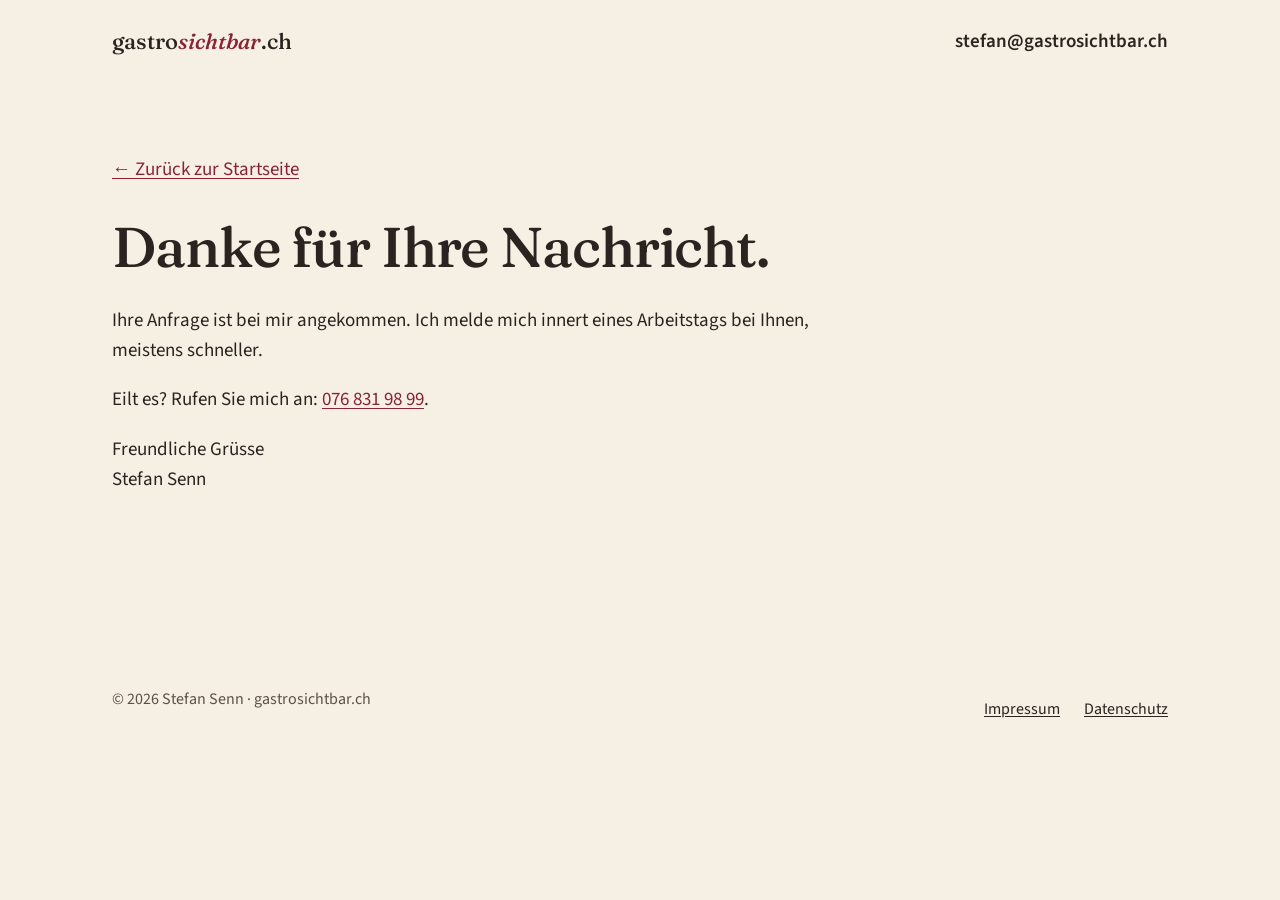
<file: danke.html>
<!doctype html>
<html lang="de-CH">
<head>
  <meta charset="utf-8">
  <meta name="viewport" content="width=device-width, initial-scale=1">
  <title>Danke | gastrosichtbar.ch</title>
  <meta name="description" content="Ihre Nachricht ist angekommen.">
  <meta name="robots" content="noindex">
  <link rel="canonical" href="https://gastrosichtbar.ch/danke.html">
  <meta name="theme-color" content="#f5efe4">
  <link rel="icon" href="favicon.svg" type="image/svg+xml">
  <link rel="stylesheet" href="css/style.css?v=20260928d">
</head>
<body>
  <a class="skip" href="#inhalt">Zum Inhalt springen</a>

  <header class="wrap topbar">
    <a class="logo" href="./" aria-label="gastrosichtbar.ch, Startseite">gastro<span>sichtbar</span>.ch</a>
    <a class="topbar-tel" href="mailto:stefan@gastrosichtbar.ch">stefan@gastrosichtbar.ch</a>
  </header>

  <main id="inhalt" class="wrap rechtliches">
    <a class="zurueck" href="./">← Zurück zur Startseite</a>
    <h1>Danke für Ihre Nachricht.</h1>
    <p>Ihre Anfrage ist bei mir angekommen. Ich melde mich innert eines Arbeitstags bei Ihnen, meistens schneller.</p>
    <p>Eilt es? Rufen Sie mich an: <a href="tel:+41768319899">076 831 98 99</a>.</p>
    <p>Freundliche Grüsse<br>Stefan Senn</p>
  </main>

  <footer class="fuss">
    <div class="wrap">
      <p>© 2026 Stefan Senn · gastrosichtbar.ch</p>
      <nav aria-label="Rechtliches">
        <ul>
          <li><a href="impressum.html">Impressum</a></li>
          <li><a href="datenschutz.html">Datenschutz</a></li>
        </ul>
      </nav>
    </div>
  </footer>
</body>
</html>
</file>
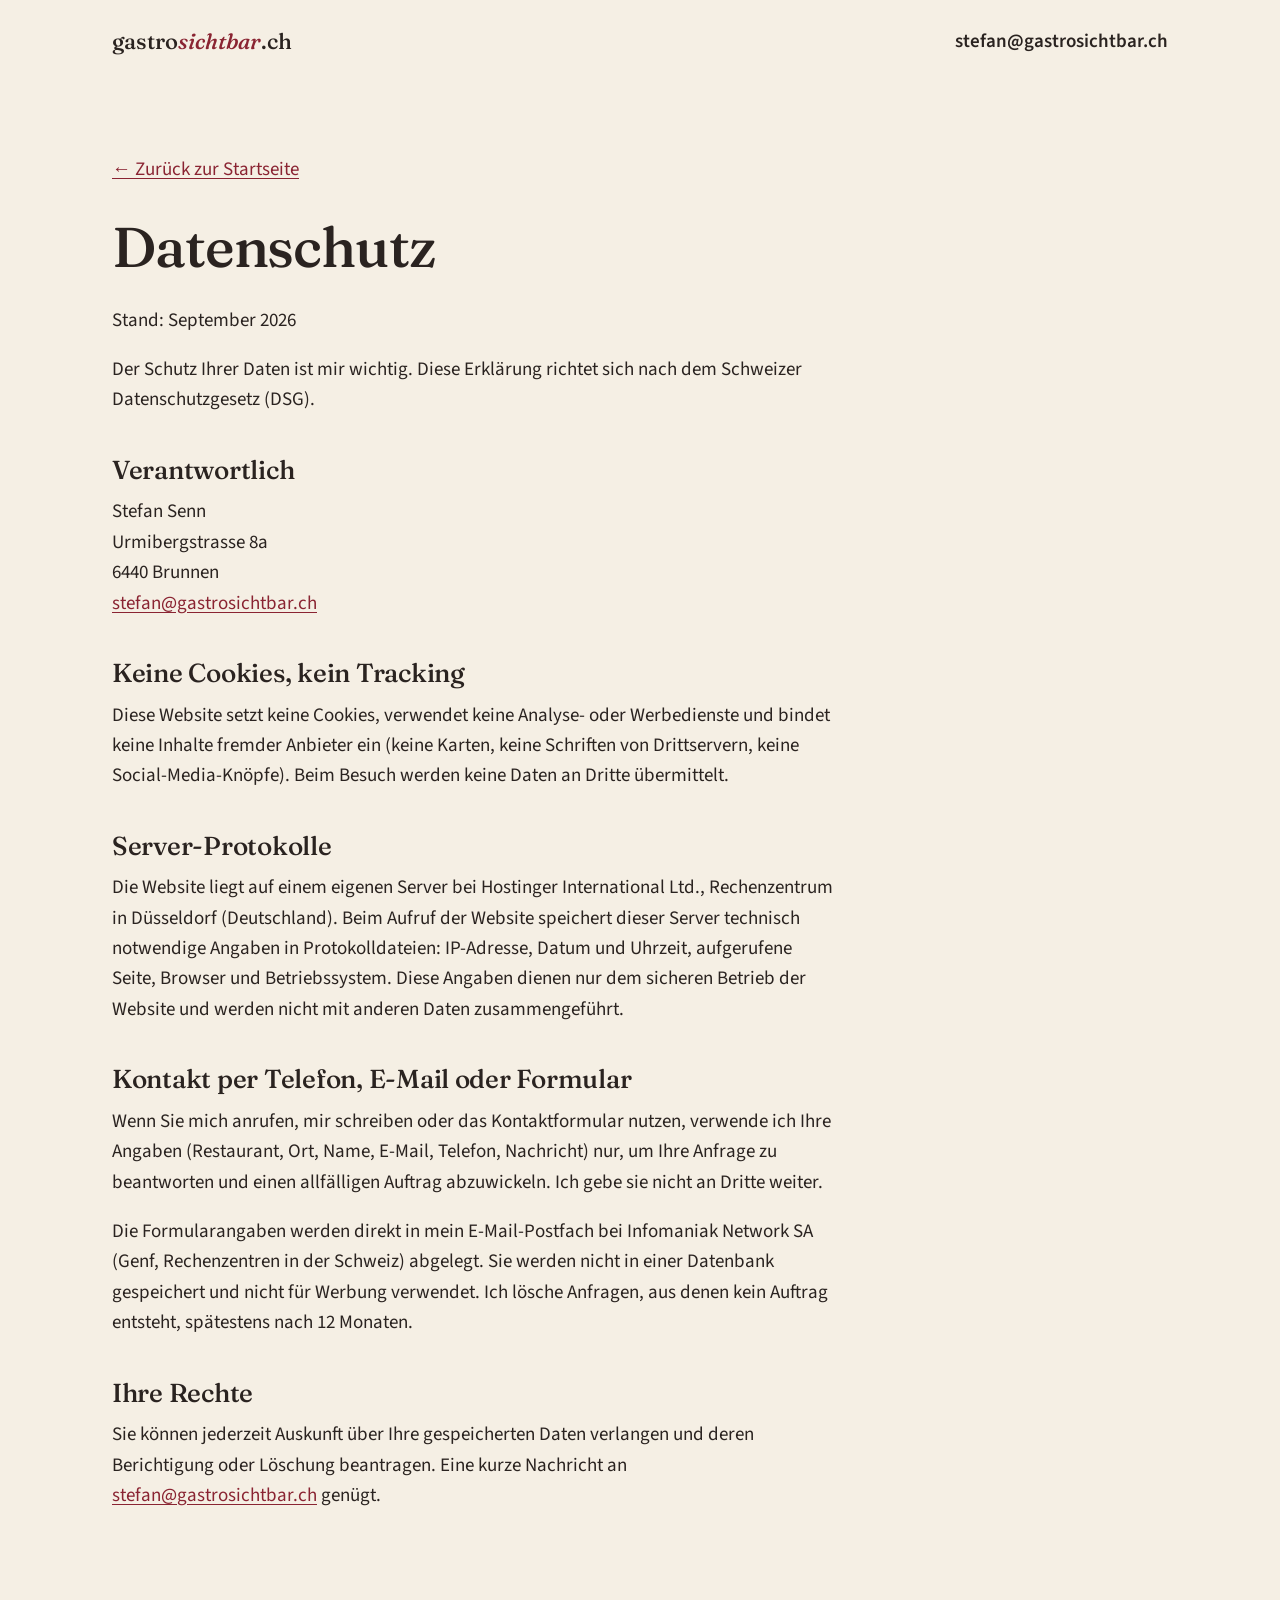
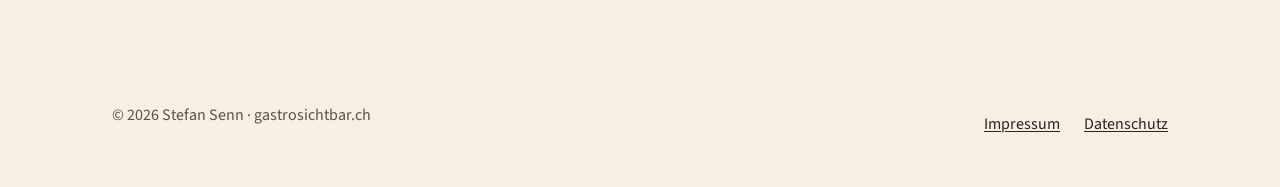
<file: datenschutz.html>
<!doctype html>
<html lang="de-CH">
<head>
  <meta charset="utf-8">
  <meta name="viewport" content="width=device-width, initial-scale=1">
  <title>Datenschutz | gastrosichtbar.ch</title>
  <meta name="description" content="Datenschutzerklärung von gastrosichtbar.ch: keine Cookies, kein Tracking, keine Einbindungen von Drittanbietern.">
  <link rel="canonical" href="https://gastrosichtbar.ch/datenschutz.html">
  <meta name="theme-color" content="#f5efe4">
  <link rel="icon" href="favicon.svg" type="image/svg+xml">
  <link rel="stylesheet" href="css/style.css?v=20260928d">
</head>
<body>
  <a class="skip" href="#inhalt">Zum Inhalt springen</a>

  <header class="wrap topbar">
    <a class="logo" href="./" aria-label="gastrosichtbar.ch, Startseite">gastro<span>sichtbar</span>.ch</a>
    <a class="topbar-tel" href="mailto:stefan@gastrosichtbar.ch">stefan@gastrosichtbar.ch</a>
  </header>

  <main id="inhalt" class="wrap rechtliches">
    <a class="zurueck" href="./">← Zurück zur Startseite</a>
    <h1>Datenschutz</h1>

    <p>Stand: September 2026</p>
    <p>Der Schutz Ihrer Daten ist mir wichtig. Diese Erklärung richtet sich nach dem Schweizer Datenschutzgesetz (DSG).</p>

    <h2>Verantwortlich</h2>
    <address>
      Stefan Senn<br>
      Urmibergstrasse 8a<br>
      6440 Brunnen<br>
      <a href="mailto:stefan@gastrosichtbar.ch">stefan@gastrosichtbar.ch</a>
    </address>

    <h2>Keine Cookies, kein Tracking</h2>
    <p>Diese Website setzt keine Cookies, verwendet keine Analyse- oder Werbedienste und bindet keine Inhalte fremder Anbieter ein (keine Karten, keine Schriften von Drittservern, keine Social-Media-Knöpfe). Beim Besuch werden keine Daten an Dritte übermittelt.</p>

    <h2>Server-Protokolle</h2>
    <p>Die Website liegt auf einem eigenen Server bei Hostinger International Ltd., Rechenzentrum in Düsseldorf (Deutschland). Beim Aufruf der Website speichert dieser Server technisch notwendige Angaben in Protokolldateien: IP-Adresse, Datum und Uhrzeit, aufgerufene Seite, Browser und Betriebssystem. Diese Angaben dienen nur dem sicheren Betrieb der Website und werden nicht mit anderen Daten zusammengeführt.</p>

    <h2>Kontakt per Telefon, E-Mail oder Formular</h2>
    <p>Wenn Sie mich anrufen, mir schreiben oder das Kontaktformular nutzen, verwende ich Ihre Angaben (Restaurant, Ort, Name, E-Mail, Telefon, Nachricht) nur, um Ihre Anfrage zu beantworten und einen allfälligen Auftrag abzuwickeln. Ich gebe sie nicht an Dritte weiter.</p>
    <p>Die Formularangaben werden direkt in mein E-Mail-Postfach bei Infomaniak Network SA (Genf, Rechenzentren in der Schweiz) abgelegt. Sie werden nicht in einer Datenbank gespeichert und nicht für Werbung verwendet. Ich lösche Anfragen, aus denen kein Auftrag entsteht, spätestens nach 12 Monaten.</p>

    <h2>Ihre Rechte</h2>
    <p>Sie können jederzeit Auskunft über Ihre gespeicherten Daten verlangen und deren Berichtigung oder Löschung beantragen. Eine kurze Nachricht an <a href="mailto:stefan@gastrosichtbar.ch">stefan@gastrosichtbar.ch</a> genügt.</p>

  </main>

  <footer class="fuss">
    <div class="wrap">
      <p>© 2026 Stefan Senn · gastrosichtbar.ch</p>
      <nav aria-label="Rechtliches">
        <ul>
          <li><a href="impressum.html">Impressum</a></li>
          <li><a href="datenschutz.html" aria-current="page">Datenschutz</a></li>
        </ul>
      </nav>
    </div>
  </footer>
</body>
</html>
</file>
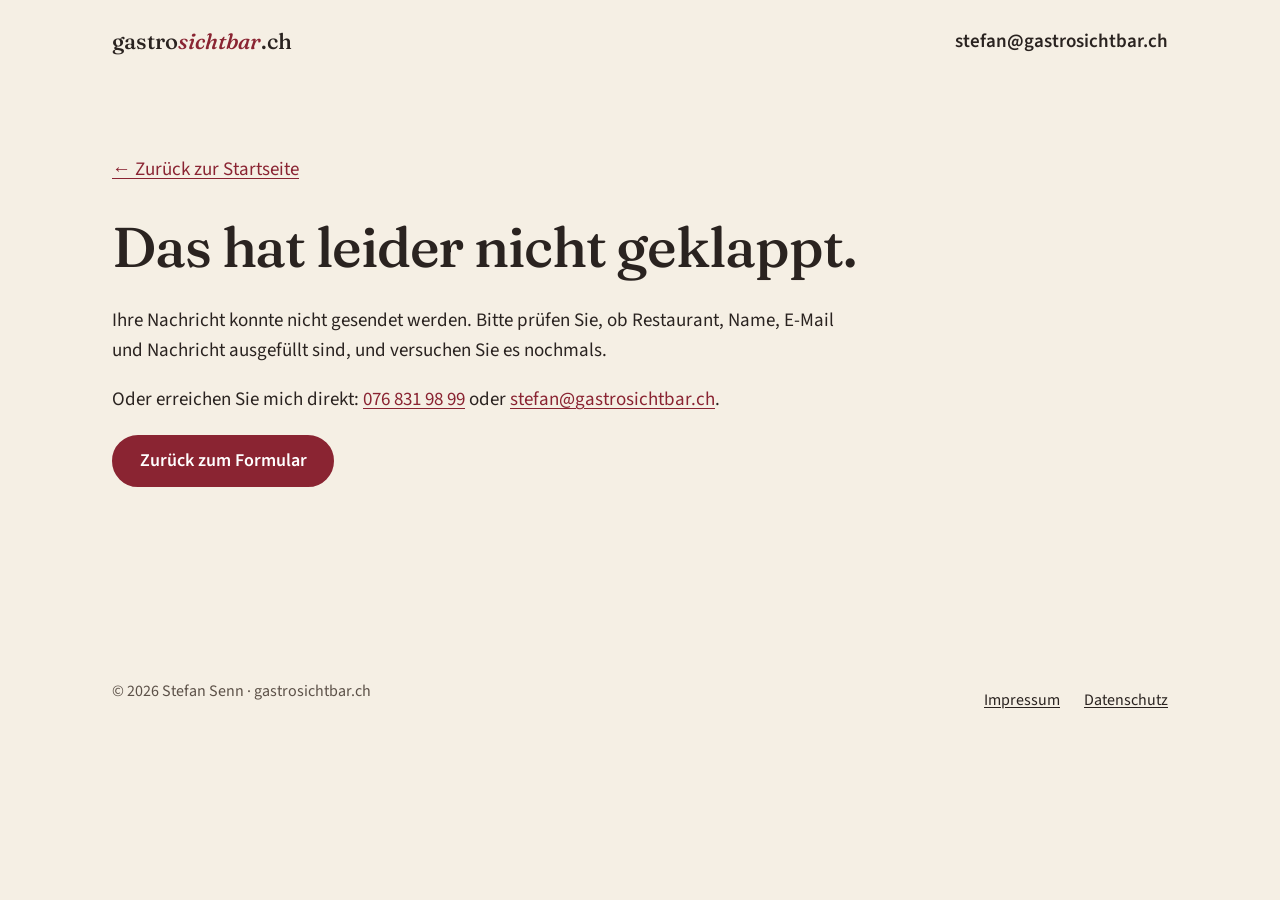
<file: fehler.html>
<!doctype html>
<html lang="de-CH">
<head>
  <meta charset="utf-8">
  <meta name="viewport" content="width=device-width, initial-scale=1">
  <title>Nachricht nicht gesendet | gastrosichtbar.ch</title>
  <meta name="description" content="Die Nachricht konnte nicht gesendet werden.">
  <meta name="robots" content="noindex">
  <link rel="canonical" href="https://gastrosichtbar.ch/fehler.html">
  <meta name="theme-color" content="#f5efe4">
  <link rel="icon" href="favicon.svg" type="image/svg+xml">
  <link rel="stylesheet" href="css/style.css?v=20260928d">
</head>
<body>
  <a class="skip" href="#inhalt">Zum Inhalt springen</a>

  <header class="wrap topbar">
    <a class="logo" href="./" aria-label="gastrosichtbar.ch, Startseite">gastro<span>sichtbar</span>.ch</a>
    <a class="topbar-tel" href="mailto:stefan@gastrosichtbar.ch">stefan@gastrosichtbar.ch</a>
  </header>

  <main id="inhalt" class="wrap rechtliches">
    <a class="zurueck" href="./">← Zurück zur Startseite</a>
    <h1>Das hat leider nicht geklappt.</h1>
    <p>Ihre Nachricht konnte nicht gesendet werden. Bitte prüfen Sie, ob Restaurant, Name, E-Mail und Nachricht ausgefüllt sind, und versuchen Sie es nochmals.</p>
    <p>Oder erreichen Sie mich direkt: <a href="tel:+41768319899">076 831 98 99</a> oder <a href="mailto:stefan@gastrosichtbar.ch">stefan@gastrosichtbar.ch</a>.</p>
    <p><a class="btn btn-primary" href="./#kontakt">Zurück zum Formular</a></p>
  </main>

  <footer class="fuss">
    <div class="wrap">
      <p>© 2026 Stefan Senn · gastrosichtbar.ch</p>
      <nav aria-label="Rechtliches">
        <ul>
          <li><a href="impressum.html">Impressum</a></li>
          <li><a href="datenschutz.html">Datenschutz</a></li>
        </ul>
      </nav>
    </div>
  </footer>
</body>
</html>
</file>
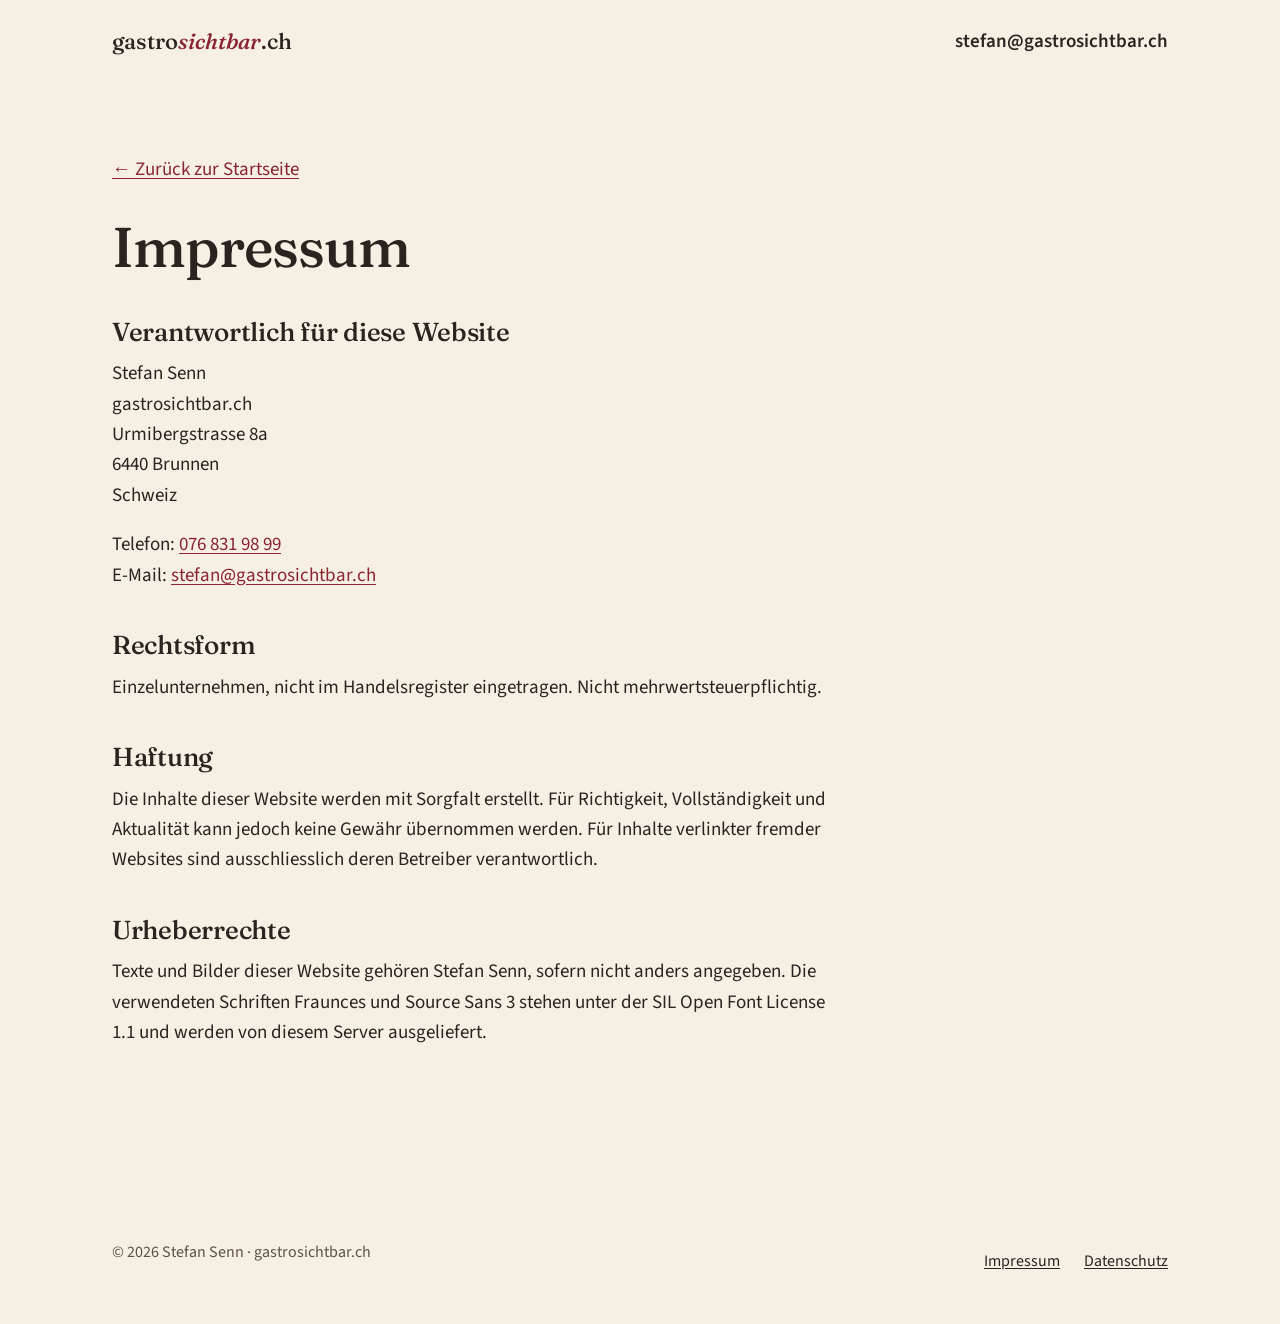
<file: impressum.html>
<!doctype html>
<html lang="de-CH">
<head>
  <meta charset="utf-8">
  <meta name="viewport" content="width=device-width, initial-scale=1">
  <title>Impressum | gastrosichtbar.ch</title>
  <meta name="description" content="Impressum von gastrosichtbar.ch, Stefan Senn, Urmibergstrasse 8a, 6440 Brunnen.">
  <link rel="canonical" href="https://gastrosichtbar.ch/impressum.html">
  <meta name="theme-color" content="#f5efe4">
  <link rel="icon" href="favicon.svg" type="image/svg+xml">
  <link rel="stylesheet" href="css/style.css?v=20260928d">
</head>
<body>
  <a class="skip" href="#inhalt">Zum Inhalt springen</a>

  <header class="wrap topbar">
    <a class="logo" href="./" aria-label="gastrosichtbar.ch, Startseite">gastro<span>sichtbar</span>.ch</a>
    <a class="topbar-tel" href="mailto:stefan@gastrosichtbar.ch">stefan@gastrosichtbar.ch</a>
  </header>

  <main id="inhalt" class="wrap rechtliches">
    <a class="zurueck" href="./">← Zurück zur Startseite</a>
    <h1>Impressum</h1>

    <h2>Verantwortlich für diese Website</h2>
    <address>
      Stefan Senn<br>
      gastrosichtbar.ch<br>
      Urmibergstrasse 8a<br>
      6440 Brunnen<br>
      Schweiz
    </address>
    <p>Telefon: <a href="tel:+41768319899">076 831 98 99</a><br>
    E-Mail: <a href="mailto:stefan@gastrosichtbar.ch">stefan@gastrosichtbar.ch</a></p>

    <h2>Rechtsform</h2>
    <p>Einzelunternehmen, nicht im Handelsregister eingetragen. Nicht mehrwertsteuerpflichtig.</p>

    <h2>Haftung</h2>
    <p>Die Inhalte dieser Website werden mit Sorgfalt erstellt. Für Richtigkeit, Vollständigkeit und Aktualität kann jedoch keine Gewähr übernommen werden. Für Inhalte verlinkter fremder Websites sind ausschliesslich deren Betreiber verantwortlich.</p>

    <h2>Urheberrechte</h2>
    <p>Texte und Bilder dieser Website gehören Stefan Senn, sofern nicht anders angegeben. Die verwendeten Schriften Fraunces und Source Sans 3 stehen unter der SIL Open Font License 1.1 und werden von diesem Server ausgeliefert.</p>

  </main>

  <footer class="fuss">
    <div class="wrap">
      <p>© 2026 Stefan Senn · gastrosichtbar.ch</p>
      <nav aria-label="Rechtliches">
        <ul>
          <li><a href="impressum.html" aria-current="page">Impressum</a></li>
          <li><a href="datenschutz.html">Datenschutz</a></li>
        </ul>
      </nav>
    </div>
  </footer>
</body>
</html>
</file>
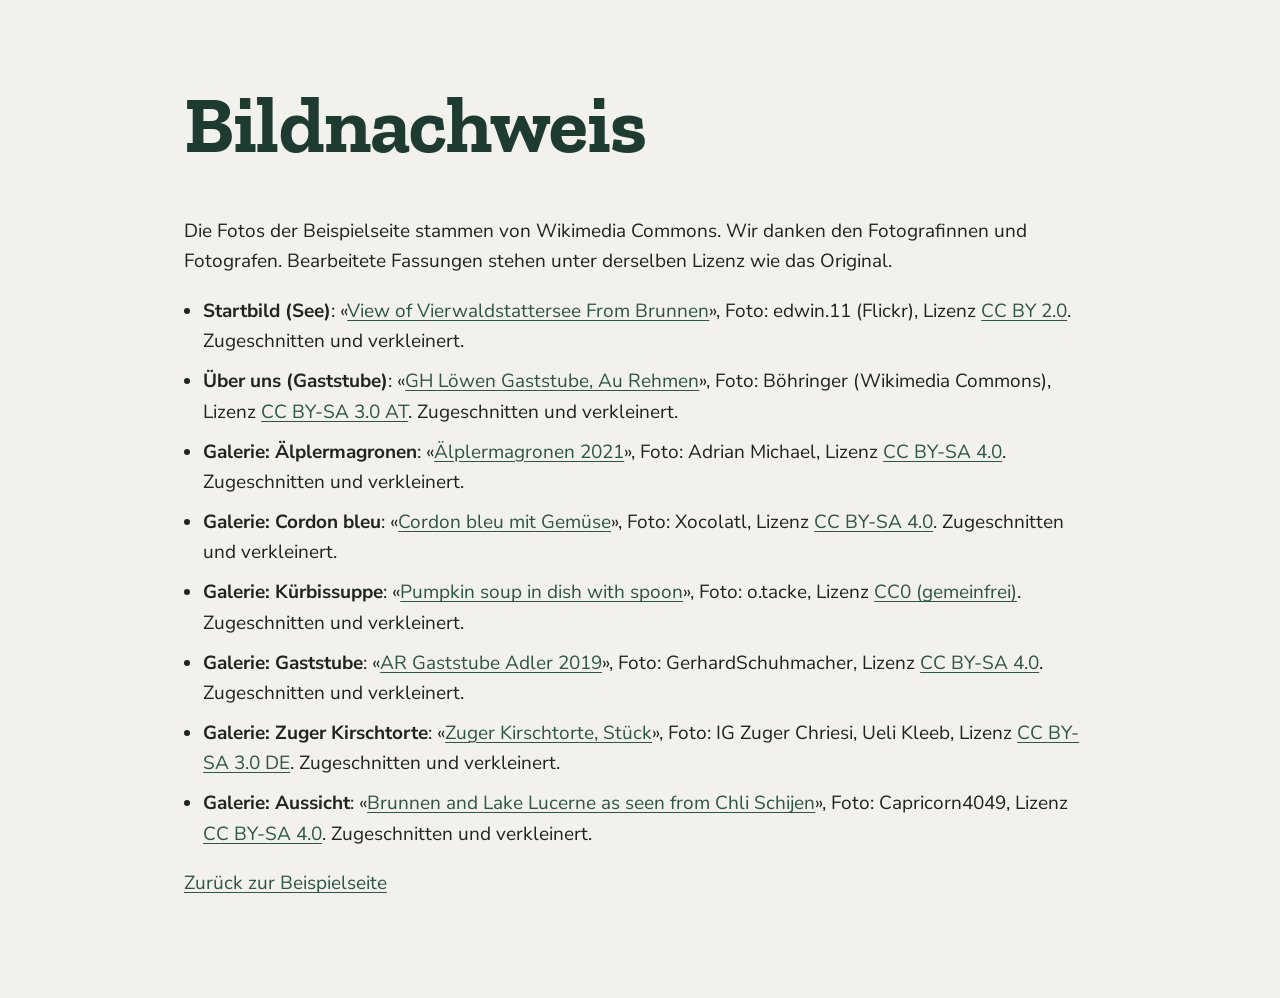
<file: beispiel/BILDER.html>
<!doctype html>
<html lang="de-CH">
<head>
  <meta charset="utf-8">
  <meta name="viewport" content="width=device-width, initial-scale=1">
  <title>Bildnachweis | Beispielseite Gasthaus Musterhof</title>
  <meta name="robots" content="noindex">
  <link rel="icon" href="favicon.svg" type="image/svg+xml">
  <link rel="stylesheet" href="style.css?v=20260930">
</head>
<body>
  <main class="rahmen block">
    <h1>Bildnachweis</h1>
    <p>Die Fotos der Beispielseite stammen von Wikimedia Commons. Wir danken den Fotografinnen und Fotografen. Bearbeitete Fassungen stehen unter derselben Lizenz wie das Original.</p>
    <ul class="nachweis">
      <li><strong>Startbild (See)</strong>: «<a href="https://commons.wikimedia.org/wiki/File:View_of_Vierwaldstattersee_From_Brunnen_(2521526052).jpg">View of Vierwaldstattersee From Brunnen</a>», Foto: edwin.11 (Flickr), Lizenz <a href="https://creativecommons.org/licenses/by/2.0/">CC BY 2.0</a>. Zugeschnitten und verkleinert.</li>
      <li><strong>Über uns (Gaststube)</strong>: «<a href="https://commons.wikimedia.org/wiki/File:GH_L%C3%B6wen_Gaststube,_Au_Rehmen,_B%C3%B6hringer_6.jpg">GH Löwen Gaststube, Au Rehmen</a>», Foto: Böhringer (Wikimedia Commons), Lizenz <a href="https://creativecommons.org/licenses/by-sa/3.0/at/">CC BY-SA 3.0 AT</a>. Zugeschnitten und verkleinert.</li>
      <li><strong>Galerie: Älplermagronen</strong>: «<a href="https://commons.wikimedia.org/wiki/File:%C3%84lplermagronen_2021.jpeg">Älplermagronen 2021</a>», Foto: Adrian Michael, Lizenz <a href="https://creativecommons.org/licenses/by-sa/4.0/">CC BY-SA 4.0</a>. Zugeschnitten und verkleinert.</li>
      <li><strong>Galerie: Cordon bleu</strong>: «<a href="https://commons.wikimedia.org/wiki/File:AaIMG_8520_(2)_Cordon_bleu_mit_Gem%C3%BCse.jpg">Cordon bleu mit Gemüse</a>», Foto: Xocolatl, Lizenz <a href="https://creativecommons.org/licenses/by-sa/4.0/">CC BY-SA 4.0</a>. Zugeschnitten und verkleinert.</li>
      <li><strong>Galerie: Kürbissuppe</strong>: «<a href="https://commons.wikimedia.org/wiki/File:Pumpkin_soup_in_dish_with_spoon.jpg">Pumpkin soup in dish with spoon</a>», Foto: o.tacke, Lizenz <a href="https://creativecommons.org/publicdomain/zero/1.0/">CC0 (gemeinfrei)</a>. Zugeschnitten und verkleinert.</li>
      <li><strong>Galerie: Gaststube</strong>: «<a href="https://commons.wikimedia.org/wiki/File:AR_Gaststube_Adler_2019.jpg">AR Gaststube Adler 2019</a>», Foto: GerhardSchuhmacher, Lizenz <a href="https://creativecommons.org/licenses/by-sa/4.0/">CC BY-SA 4.0</a>. Zugeschnitten und verkleinert.</li>
      <li><strong>Galerie: Zuger Kirschtorte</strong>: «<a href="https://commons.wikimedia.org/wiki/File:Zuger-Kirschtorte-Stueck-2013.jpg">Zuger Kirschtorte, Stück</a>», Foto: IG Zuger Chriesi, Ueli Kleeb, Lizenz <a href="https://creativecommons.org/licenses/by-sa/3.0/de/">CC BY-SA 3.0 DE</a>. Zugeschnitten und verkleinert.</li>
      <li><strong>Galerie: Aussicht</strong>: «<a href="https://commons.wikimedia.org/wiki/File:Brunnen_and_Lake_Lucerne_as_seen_from_Chli_Schijen.jpg">Brunnen and Lake Lucerne as seen from Chli Schijen</a>», Foto: Capricorn4049, Lizenz <a href="https://creativecommons.org/licenses/by-sa/4.0/">CC BY-SA 4.0</a>. Zugeschnitten und verkleinert.</li>
    </ul>
    <p><a href="./">Zurück zur Beispielseite</a></p>
  </main>
</body>
</html>
</file>
<file: css/style.css>
/* gastrosichtbar.ch – Stile
   Farben und Schriften zentral in :root anpassen. */

@font-face {
  font-family: "Fraunces";
  font-style: normal;
  font-weight: 500;
  font-display: swap;
  src: url("../fonts/fraunces-latin-500-normal.woff2") format("woff2");
}
@font-face {
  font-family: "Fraunces";
  font-style: italic;
  font-weight: 500;
  font-display: swap;
  src: url("../fonts/fraunces-latin-500-italic.woff2") format("woff2");
}
@font-face {
  font-family: "Source Sans 3";
  font-style: normal;
  font-weight: 400;
  font-display: swap;
  src: url("../fonts/source-sans-3-latin-400-normal.woff2") format("woff2");
}
@font-face {
  font-family: "Source Sans 3";
  font-style: normal;
  font-weight: 600;
  font-display: swap;
  src: url("../fonts/source-sans-3-latin-600-normal.woff2") format("woff2");
}

:root {
  --leinen: #f5efe4;      /* Hintergrund */
  --papier: #fffcf6;      /* Karten */
  --sand: #ebe2d2;        /* Flächen, Trennlinien */
  --linie: #d8ccb8;
  --tinte: #2a2320;       /* Text */
  --grau: #5c5148;        /* Nebentext, Kontrast > 6:1 auf Leinen */
  --weinrot: #8a2432;     /* Akzent */
  --weinrot-dunkel: #6e1a26;
  --senf: #c9961f;        /* nur Schmuck, nie für Text */

  --serif: "Fraunces", Georgia, "Times New Roman", serif;
  --sans: "Source Sans 3", "Segoe UI", Helvetica, Arial, sans-serif;

  --breite: 72rem;
  --rand: clamp(1.25rem, 5vw, 3rem);
  --abstand: clamp(4.5rem, 11vw, 9rem);
}

*,
*::before,
*::after { box-sizing: border-box; }

html {
  -webkit-text-size-adjust: 100%;
  text-size-adjust: 100%;
  scroll-behavior: smooth;
}
@media (prefers-reduced-motion: reduce) {
  html { scroll-behavior: auto; }
}

body {
  margin: 0;
  background: var(--leinen);
  color: var(--tinte);
  font-family: var(--sans);
  font-size: 1.125rem;          /* 18px */
  line-height: 1.6;
}
@media (min-width: 48rem) {
  body { font-size: 1.1875rem; } /* 19px */
}

img { max-width: 100%; height: auto; display: block; }

h1, h2, h3 {
  font-family: var(--serif);
  font-weight: 500;
  line-height: 1.1;
  letter-spacing: -0.01em;
  margin: 0 0 0.5em;
  text-wrap: balance;
}
h1 { font-size: clamp(2.6rem, 8vw, 5.25rem); letter-spacing: -0.02em; }
h2 { font-size: clamp(2rem, 5vw, 3.25rem); }
h3 { font-size: 1.5rem; line-height: 1.25; }

h1 em, h2 em {
  font-style: italic;
  color: var(--weinrot);
}

p { margin: 0 0 1em; max-width: 38em; }

a { color: var(--weinrot); text-underline-offset: 0.15em; }
a:hover { color: var(--weinrot-dunkel); }

:focus-visible {
  outline: 3px solid var(--weinrot);
  outline-offset: 3px;
  border-radius: 2px;
}

.sr-only {
  position: absolute;
  width: 1px;
  height: 1px;
  padding: 0;
  margin: -1px;
  overflow: hidden;
  clip: rect(0, 0, 0, 0);
  white-space: nowrap;
  border: 0;
}

.skip {
  position: absolute;
  left: 1rem;
  top: -4rem;
  background: var(--tinte);
  color: #fff;
  padding: 0.75rem 1rem;
  z-index: 10;
}
.skip:focus { top: 1rem; color: #fff; }

.wrap {
  max-width: var(--breite);
  margin: 0 auto;
  padding-left: var(--rand);
  padding-right: var(--rand);
}

/* Kleine Überzeile über Überschriften */
.kicker {
  font-family: var(--sans);
  font-size: 1rem;
  font-weight: 600;
  letter-spacing: 0.08em;
  text-transform: uppercase;
  color: var(--weinrot);
  margin: 0 0 1rem;
}

.lead {
  font-size: clamp(1.25rem, 2.4vw, 1.5rem);
  line-height: 1.5;
  color: var(--tinte);
}

/* ---------- Kopfleiste ---------- */
.topbar {
  display: flex;
  justify-content: space-between;
  align-items: center;
  flex-wrap: wrap;
  gap: 0 1rem;
  padding-top: 1.25rem;
  padding-bottom: 1.25rem;
}
.logo {
  font-family: var(--serif);
  font-size: 1.375rem;
  color: var(--tinte);
  text-decoration: none;
  min-height: 44px;
  display: inline-flex;
  align-items: center;
}
.logo span { color: var(--weinrot); font-style: italic; }
.topbar-tel {
  font-weight: 600;
  color: var(--tinte);
  text-decoration: none;
  min-height: 44px;
  display: inline-flex;
  align-items: center;
  white-space: nowrap;
}
.topbar-tel:hover { color: var(--weinrot); text-decoration: underline; }
/* Schmale Handys: E-Mail rutscht unter das Logo statt über den Rand */
@media (max-width: 26rem) {
  .topbar { padding-bottom: 0.5rem; }
  .topbar-tel { font-size: 0.95rem; }
}

/* ---------- Knöpfe ---------- */
.buttons {
  display: flex;
  flex-wrap: wrap;
  gap: 0.75rem;
  margin: 2rem 0 0;
}
.btn {
  display: inline-flex;
  align-items: center;
  justify-content: center;
  min-height: 3.25rem;          /* 52px */
  padding: 0.75rem 1.6rem;
  border-radius: 999px;
  border: 2px solid var(--weinrot);
  font-family: var(--sans);
  font-size: 1.125rem;
  font-weight: 600;
  line-height: 1.2;
  text-decoration: none;
  transition: background-color 0.15s, color 0.15s, border-color 0.15s;
}
.btn-primary { background: var(--weinrot); color: #fff; }
.btn-primary:hover { background: var(--weinrot-dunkel); border-color: var(--weinrot-dunkel); color: #fff; }
.btn-secondary { background: transparent; color: var(--weinrot); }
.btn-secondary:hover { background: var(--weinrot); color: #fff; }
@media (max-width: 30rem) {
  .buttons .btn { flex: 1 1 100%; }
}

/* ---------- Abschnitte ---------- */
section { padding: var(--abstand) 0 0; }
section[id] { scroll-margin-top: 1rem; }

.hero { padding-top: clamp(3rem, 9vw, 7rem); }
.hero h1 { max-width: 13em; }
.hero .lead { max-width: 32em; }
.hero-fakt {
  margin: 1.5rem 0 0;
  font-size: 1.0625rem;
  color: var(--grau);
}
.hero-fakt strong { color: var(--tinte); font-weight: 600; }

/* Eckdaten unter dem Kopf: Wer, Preis, Kontakt */
.eckdaten {
  margin: clamp(3rem, 7vw, 5rem) 0 0;
  display: grid;
  gap: 1.25rem;
}
@media (min-width: 48rem) {
  .eckdaten { grid-template-columns: repeat(3, 1fr); gap: 2.5rem; }
}
.eckdaten div {
  border-top: 2px solid var(--tinte);
  padding-top: 0.85rem;
}
.eckdaten dt {
  font-size: 1rem;
  font-weight: 600;
  letter-spacing: 0.08em;
  text-transform: uppercase;
  color: var(--weinrot);
}
.eckdaten dd {
  margin: 0.2rem 0 0;
  font-family: var(--serif);
  font-size: 1.375rem;
  line-height: 1.3;
}
.eckdaten dd span {
  display: block;
  font-family: var(--sans);
  font-size: 1.0625rem;
  color: var(--grau);
  margin-top: 0.2rem;
}
.eckdaten a { color: var(--tinte); display: inline-block; min-height: 44px; overflow-wrap: anywhere; }

/* Z-Muster: Text und Bild abwechselnd */
.split {
  display: grid;
  gap: clamp(2rem, 5vw, 5rem);
  align-items: center;
}
@media (min-width: 56rem) {
  .split { grid-template-columns: 1fr 1fr; }
  .split--bild-links > :last-child { order: -1; }
}

/* ---------- Wer ---------- */
.portrait {
  position: relative;
  margin: 0;
  max-width: 28rem;
}
.portrait::before {
  content: "";
  position: absolute;
  inset: 1.25rem -1.25rem -1.25rem 1.25rem;
  background: var(--sand);
  border-radius: 6px;
  z-index: -1;
}
.portrait img {
  border-radius: 6px;
  aspect-ratio: 4 / 5;
  object-fit: cover;
  width: 100%;
  background: var(--sand);
}
.portrait figcaption {
  margin-top: 2rem;
  font-size: 1rem;
  color: var(--grau);
}
.werkzeug {
  margin-top: 2rem;
  padding: 1.25rem 0 0;
  border-top: 1px solid var(--linie);
  color: var(--grau);
}
.werkzeug strong { color: var(--tinte); font-weight: 600; }

/* ---------- Problem: Portal-Vergleich ---------- */
.portale {
  background: var(--papier);
  border: 1px solid var(--linie);
  border-radius: 8px;
  padding: clamp(1.25rem, 3vw, 2rem);
  box-shadow: 0 1px 2px rgba(42, 35, 32, 0.05), 0 12px 32px -16px rgba(42, 35, 32, 0.18);
}
.portale-titel {
  font-size: 1rem;
  color: var(--grau);
  margin: 0 0 0.75rem;
}
.portale table {
  width: 100%;
  border-collapse: collapse;
}
.portale th,
.portale td {
  text-align: left;
  padding: 0.85rem 0;
  border-top: 1px solid var(--sand);
  vertical-align: baseline;
}
.portale th { font-weight: 600; padding-right: 1rem; }
.portale td { color: var(--grau); text-align: right; }
.portale .falsch {
  color: var(--weinrot);
  text-decoration: line-through;
  text-decoration-thickness: 1px;
}
.portale-fuss {
  margin: 1rem 0 0;
  font-size: 1rem;
  color: var(--grau);
}

/* ---------- Beispiel: Bewertung mit Antwort ---------- */
.beispiel-kopf { max-width: 44rem; margin: 0 auto; text-align: center; }
.beispiel-kopf p { margin-left: auto; margin-right: auto; }

.buehne {
  position: relative;
  max-width: 44rem;
  margin: clamp(2rem, 5vw, 3.5rem) auto 0;
  padding: clamp(1rem, 4vw, 3rem);
  background: var(--sand);
  border-radius: 12px;
}
.review {
  background: #fff;
  border-radius: 10px;
  padding: clamp(1.25rem, 4vw, 2rem);
  box-shadow: 0 1px 2px rgba(42, 35, 32, 0.06), 0 20px 40px -20px rgba(42, 35, 32, 0.25);
  font-size: 1.0625rem;
  line-height: 1.55;
}
.review p { max-width: none; }
.muster {
  display: inline-block;
  font-size: 0.9375rem;
  font-weight: 600;
  letter-spacing: 0.04em;
  text-transform: uppercase;
  color: var(--weinrot);
  border: 1px solid currentColor;
  border-radius: 4px;
  padding: 0.1rem 0.5rem;
  margin: 0 0 1.25rem;
}
.review-kopf {
  display: flex;
  align-items: center;
  gap: 0.85rem;
  margin-bottom: 0.75rem;
}
.avatar {
  flex: none;
  width: 2.75rem;
  height: 2.75rem;
  border-radius: 50%;
  background: #6b5e53;
  color: #fff;
  display: grid;
  place-items: center;
  font-weight: 600;
}
.review-kopf p { margin: 0; }
.review-name { font-weight: 600; line-height: 1.3; }
.review-meta { font-size: 0.9375rem; color: var(--grau); line-height: 1.3; }
.sterne {
  display: flex;
  align-items: center;
  gap: 0.6rem;
  margin: 0 0 0.6rem;
  font-size: 0.9375rem;
  color: var(--grau);
}
.sterne svg { display: block; }
.antwort {
  margin-top: 1.25rem;
  padding: 1rem 0 0 1.1rem;
  border-left: 3px solid var(--senf);
}
.antwort-titel {
  font-weight: 600;
  margin: 0 0 0.35rem;
}
.antwort-titel span { font-weight: 400; color: var(--grau); }
.antwort p:last-child { margin-bottom: 0; }

.profil {
  max-width: 44rem;
  margin: 2.5rem auto 0;
}
.profil ul {
  list-style: none;
  margin: 0;
  padding: 0;
  display: grid;
  gap: 1.25rem;
}
@media (min-width: 48rem) {
  .profil ul { grid-template-columns: repeat(3, 1fr); }
}
.profil li {
  border-top: 2px solid var(--tinte);
  padding-top: 0.75rem;
}
.profil li strong {
  display: block;
  font-family: var(--serif);
  font-weight: 500;
  font-size: 1.25rem;
  line-height: 1.25;
  margin-bottom: 0.25rem;
}

/* ---------- Paket und Preis ---------- */
.paket {
  display: grid;
  gap: clamp(2rem, 5vw, 5rem);
}
@media (min-width: 56rem) {
  .paket { grid-template-columns: 5fr 7fr; align-items: start; }
}
.preis-karte {
  background: var(--papier);
  border: 1px solid var(--linie);
  border-top: 6px solid var(--weinrot);
  border-radius: 8px;
  padding: clamp(1.5rem, 4vw, 2.5rem);
}
@media (min-width: 56rem) {
  .preis-karte { position: sticky; top: 2rem; }
}
.preis {
  font-family: var(--serif);
  font-size: clamp(3.5rem, 10vw, 5rem);
  line-height: 1;
  margin: 0.25rem 0 0.5rem;
}
.preis small {
  font-family: var(--sans);
  font-size: 1.25rem;
  font-weight: 600;
  vertical-align: 0.9em;
  margin-right: 0.35rem;
}
.preis-zusatz { color: var(--grau); margin-bottom: 1.25rem; }
.preis-versprechen {
  font-family: var(--serif);
  font-style: italic;
  font-size: 1.5rem;
  line-height: 1.3;
  color: var(--weinrot);
  margin: 0 0 1.25rem;
}
.vergleich {
  font-size: 1.0625rem;
  color: var(--grau);
  border-top: 1px solid var(--linie);
  padding-top: 1rem;
  margin-bottom: 0;
}
.preis-karte .buttons { margin-top: 1.5rem; }
.preis-karte .btn { flex: 1 1 100%; }

.leistungen {
  list-style: none;
  margin: 0;
  padding: 0;
  counter-reset: leistung;
}
.leistungen li {
  counter-increment: leistung;
  display: grid;
  grid-template-columns: 2.5rem 1fr;
  gap: 0 1rem;
  padding: 1.35rem 0;
  border-top: 1px solid var(--linie);
}
.leistungen li:last-child { border-bottom: 1px solid var(--linie); }
.leistungen li::before {
  content: counter(leistung, decimal-leading-zero);
  font-family: var(--serif);
  font-size: 1.125rem;
  color: var(--weinrot);
  padding-top: 0.2rem;
}
.leistungen h3 { font-size: 1.375rem; margin: 0 0 0.3rem; }
.leistungen p { margin: 0; color: var(--grau); }

/* ---------- Danach: Sichtbar bleiben ---------- */
.danach {
  margin-top: clamp(2.5rem, 6vw, 4.5rem);
  background: var(--sand);
  border-radius: 8px;
  padding: clamp(1.5rem, 4vw, 2.5rem);
  display: grid;
  gap: 1.25rem 3rem;
}
@media (min-width: 56rem) {
  .danach { grid-template-columns: 5fr 7fr; align-items: start; }
  .danach-fuss { grid-column: 2; }
}
.danach .kicker { margin-bottom: 0.5rem; }
.danach h3 { font-size: clamp(1.75rem, 4vw, 2.25rem); margin: 0 0 0.75rem; }
.danach-preis { margin: 0 0 0.25rem; font-size: 1.125rem; }
.danach-preis strong { font-family: var(--serif); font-weight: 500; font-size: 1.75rem; color: var(--weinrot); margin-right: 0.25rem; }
.danach-claim { font-family: var(--serif); font-style: italic; color: var(--grau); margin: 0; }
.danach-liste { margin: 0; padding: 0; list-style: none; }
.danach-liste li { position: relative; padding: 0.6rem 0 0.6rem 1.5rem; border-top: 1px solid var(--linie); }
.danach-liste li:first-child { border-top: 0; padding-top: 0; }
.danach-liste li::before { content: ""; position: absolute; left: 0; top: 1.15rem; width: 0.5rem; height: 0.5rem; border-radius: 50%; background: var(--senf); }
.danach-liste li:first-child::before { top: 0.55rem; }
.danach-fuss { margin: 0; font-size: 0.9375rem; color: var(--grau); }

/* ---------- Ablauf: nummerierte Schritte ---------- */
.schritte {
  list-style: none;
  margin: clamp(2rem, 5vw, 3.5rem) 0 0;
  padding: 0;
  display: grid;
  gap: 2rem;
  counter-reset: schritt;
}
@media (min-width: 56rem) {
  .schritte { grid-template-columns: repeat(3, 1fr); gap: 2.5rem; }
}
.schritte li {
  counter-increment: schritt;
  border-top: 2px solid var(--tinte);
  padding-top: 1.25rem;
}
.schritte li::before {
  content: counter(schritt, decimal-leading-zero);
  display: block;
  font-family: var(--serif);
  font-style: italic;
  font-size: 3rem;
  line-height: 1;
  color: var(--weinrot);
  margin-bottom: 1rem;
}
.schritte h3 { margin-bottom: 0.4rem; }
.schritte p { color: var(--grau); margin: 0; }

/* ---------- Kontakt ---------- */
.kontakt {
  background: var(--tinte);
  color: #f5efe4;
  margin-top: var(--abstand);
  padding: var(--abstand) 0;
}
.kontakt h2 em { color: #f0c9a8; }
.kontakt .kicker { color: #f0c9a8; }
.kontakt p { color: #e4dccf; }
.kontakt-liste {
  margin: 2.5rem 0 0;
  display: grid;
  gap: 1.5rem;
}
@media (min-width: 56rem) {
  .kontakt-liste { grid-template-columns: repeat(3, 1fr); gap: 2.5rem; }
}
.kontakt-liste div {
  border-top: 1px solid #5a4f48;
  padding-top: 1rem;
}
.kontakt-liste dt {
  font-size: 1rem;
  font-weight: 600;
  letter-spacing: 0.08em;
  text-transform: uppercase;
  color: #cfc4b5;
  margin-bottom: 0.35rem;
}
.kontakt-liste dd {
  margin: 0;
  font-family: var(--serif);
  font-size: clamp(1.375rem, 3vw, 1.75rem);
  line-height: 1.3;
}
.kontakt-liste a {
  color: #fff;
  text-decoration-color: #f0c9a8;
  text-decoration-thickness: 2px;
  display: inline-block;
  min-height: 44px;
  overflow-wrap: break-word;
}
.kontakt-liste .mail { font-size: clamp(1.25rem, 2.2vw, 1.5rem); }
.kontakt-liste a:hover { color: #f0c9a8; }
.kontakt address { font-style: normal; }
.kontakt .btn-primary { background: #f5efe4; border-color: #f5efe4; color: var(--weinrot-dunkel); }
.kontakt .btn-primary:hover { background: #fff; border-color: #fff; color: var(--weinrot-dunkel); }
.kontakt .btn-secondary { border-color: #f5efe4; color: #f5efe4; }
.kontakt .btn-secondary:hover { background: #f5efe4; color: var(--weinrot-dunkel); }
.kontakt :focus-visible { outline-color: #f0c9a8; }

/* ---------- Kontaktformular ---------- */
.formular {
  margin: 3.5rem 0 0;
  background: var(--papier);
  color: var(--tinte);
  border-top: 6px solid var(--weinrot);
  border-radius: 8px;
  padding: clamp(1.5rem, 4vw, 3rem);
  scroll-margin-top: 1rem;
}
.kontakt .formular h3 { font-size: clamp(1.625rem, 3vw, 2rem); color: var(--tinte); margin: 0 0 0.5rem; }
.kontakt .formular .formular-hinweis { font-size: 1rem; color: var(--grau); margin: 0; }
.kontakt .formular .formular-hinweis a { color: var(--weinrot); }
.gruppe {
  border: 0;
  border-top: 1px solid var(--linie);
  margin: 2rem 0 0;
  padding: 1.5rem 0 0;
  min-width: 0;
}
.gruppe legend {
  padding: 0 0.75rem 0 0;
  font-size: 0.9375rem;
  font-weight: 600;
  letter-spacing: 0.08em;
  text-transform: uppercase;
  color: var(--weinrot);
}
.felder { display: grid; gap: 1.25rem 1.5rem; }
@media (min-width: 40rem) {
  .felder-2 { grid-template-columns: repeat(2, minmax(0, 1fr)); }
}
@media (min-width: 56rem) {
  .felder-3 { grid-template-columns: repeat(3, minmax(0, 1fr)); }
}
@media (min-width: 40rem) and (max-width: 55.99rem) {
  .felder-3 { grid-template-columns: repeat(2, minmax(0, 1fr)); }
  .felder-3 .feld:last-child { grid-column: 1 / -1; }
}
.feld { display: flex; flex-direction: column; }
.feld label {
  font-size: 1rem;
  font-weight: 600;
  color: var(--tinte);
  margin-bottom: 0.4rem;
}
.feld input,
.feld textarea {
  width: 100%;
  box-sizing: border-box;
  height: 3.25rem;
  padding: 0.75rem 1rem;
  border: 1px solid var(--linie);
  border-radius: 6px;
  background: var(--leinen);
  color: var(--tinte);
  font-family: var(--sans);
  font-size: 1.125rem;
  line-height: 1.4;
  transition: border-color 0.15s, background-color 0.15s;
}
.feld textarea { height: auto; min-height: 10rem; resize: vertical; }
.feld input:hover,
.feld textarea:hover { border-color: var(--grau); }
.kontakt .formular .feld input:focus,
.kontakt .formular .feld textarea:focus {
  background: #fff;
  border-color: var(--weinrot);
  outline: 2px solid var(--weinrot);
  outline-offset: 0;
}
.feld-falle { position: absolute; left: -9999px; width: 1px; height: 1px; overflow: hidden; }
.formular-fuss {
  display: flex;
  flex-wrap: wrap;
  align-items: center;
  justify-content: space-between;
  gap: 1.25rem 2rem;
  margin-top: 2rem;
  padding-top: 1.5rem;
  border-top: 1px solid var(--linie);
}
.formular-fuss .formular-hinweis { flex: 1 1 22rem; }
.kontakt .formular .btn-primary { background: var(--weinrot); border-color: var(--weinrot); color: #fff; cursor: pointer; }
.kontakt .formular .btn-primary:hover { background: var(--weinrot-dunkel); border-color: var(--weinrot-dunkel); color: #fff; }
.kontakt .formular :focus-visible { outline-color: var(--weinrot); }
@media (max-width: 30rem) {
  .formular-fuss .btn { width: 100%; }
}

/* ---------- Fuss ---------- */
.fuss {
  padding: 2rem 0 2.5rem;
  font-size: 1rem;
  color: var(--grau);
}
.fuss .wrap {
  display: flex;
  flex-wrap: wrap;
  justify-content: space-between;
  gap: 0.5rem 2rem;
}
.fuss p { margin: 0; }
.fuss nav ul {
  list-style: none;
  margin: 0;
  padding: 0;
  display: flex;
  gap: 1.5rem;
}
.fuss nav a {
  color: var(--tinte);
  min-height: 44px;
  display: inline-flex;
  align-items: center;
}

/* ---------- Unterseiten (Impressum, Datenschutz) ---------- */
.rechtliches { padding-top: clamp(2rem, 6vw, 4rem); padding-bottom: var(--abstand); }
.rechtliches h1 { font-size: clamp(2.25rem, 6vw, 3.5rem); }
.rechtliches h2 { font-size: 1.625rem; margin-top: 2.5rem; }
.rechtliches address { font-style: normal; margin-bottom: 1em; }
.zurueck {
  display: inline-flex;
  align-items: center;
  min-height: 44px;
  margin-bottom: 1.5rem;
}

/* ---------- Website: erstellen und betreiben ---------- */
.website-intro { max-width: 36em; }
.angebote {
  display: grid;
  gap: 1.5rem;
  margin-top: clamp(2rem, 5vw, 3rem);
}
@media (min-width: 56rem) {
  .angebote { grid-template-columns: repeat(2, minmax(0, 1fr)); gap: 2rem; }
}
.angebot {
  background: var(--papier);
  border: 1px solid var(--linie);
  border-top: 6px solid var(--weinrot);
  border-radius: 8px;
  padding: clamp(1.5rem, 4vw, 2.5rem);
  display: flex;
  flex-direction: column;
}
.angebot-art {
  font-size: 1rem;
  font-weight: 600;
  letter-spacing: 0.08em;
  text-transform: uppercase;
  color: var(--weinrot);
  margin: 0 0 0.5rem;
}
.angebot h3 { font-size: clamp(1.75rem, 4vw, 2.25rem); margin: 0 0 0.75rem; }
.angebot-preis { margin: 0 0 0.5rem; color: var(--grau); }
.angebot-preis strong {
  display: block;
  font-family: var(--serif);
  font-weight: 500;
  font-size: clamp(2.5rem, 7vw, 3.25rem);
  line-height: 1.1;
  color: var(--tinte);
}
.angebot-claim {
  font-family: var(--serif);
  font-style: italic;
  font-size: 1.25rem;
  line-height: 1.35;
  color: var(--weinrot);
  margin: 0 0 1.25rem;
}
.angebot-liste { margin: 0 0 1.25rem; padding: 0; list-style: none; }
.angebot-liste li { position: relative; padding: 0.6rem 0 0.6rem 1.5rem; border-top: 1px solid var(--sand); }
.angebot-liste li::before { content: ""; position: absolute; left: 0; top: 1.15rem; width: 0.5rem; height: 0.5rem; border-radius: 50%; background: var(--senf); }
.angebot-fuss {
  margin: auto 0 0;
  padding-top: 1rem;
  border-top: 1px solid var(--linie);
  font-size: 1rem;
  color: var(--grau);
}

.nobr { white-space: nowrap; }

/* Menu (hamburger), no JavaScript */
html { scroll-behavior: smooth; }
section[id], article[id] { scroll-margin-top: 1rem; }
.menu-leiste { display: flex; align-items: center; gap: 1rem; padding-top: 0.25rem; padding-bottom: 0.5rem; }
.menu-leiste::before, .menu-leiste::after { content: ""; flex: 1; height: 1px; background: var(--linie); }
.menu { position: relative; }
.menu summary {
  list-style: none; cursor: pointer;
  width: 44px; height: 44px; display: flex; align-items: center; justify-content: center;
  border: 1px solid var(--linie); border-radius: 8px; background: var(--papier);
}
.menu summary::-webkit-details-marker { display: none; }
.menu summary:hover, .menu[open] summary { border-color: var(--weinrot); }
.menu summary:focus-visible { outline: 3px solid var(--weinrot); outline-offset: 2px; }
.menu-icon { display: flex; flex-direction: column; gap: 5px; }
.menu-icon span { display: block; width: 20px; height: 2px; background: var(--tinte); border-radius: 1px; transition: transform .2s, opacity .2s; }
.menu[open] .menu-icon span:nth-child(1) { transform: translateY(7px) rotate(45deg); }
.menu[open] .menu-icon span:nth-child(2) { opacity: 0; }
.menu[open] .menu-icon span:nth-child(3) { transform: translateY(-7px) rotate(-45deg); }
.menu-liste {
  position: absolute; left: 50%; transform: translateX(-50%); top: calc(100% + 0.5rem); z-index: 20;
  min-width: 15rem; padding: 0.5rem; display: flex; flex-direction: column;
  background: var(--papier); border: 1px solid var(--linie); border-radius: 10px;
  box-shadow: 0 10px 30px rgba(0,0,0,.12);
}
.menu-liste a {
  display: flex; flex-direction: column; padding: 0.6rem 0.75rem; min-height: 44px; justify-content: center;
  color: var(--tinte); text-decoration: none; font-weight: 600; border-radius: 6px;
}
.menu-liste a small { font-weight: 400; color: var(--grau); font-size: 0.8125rem; }
.menu-liste a:hover, .menu-liste a:focus-visible { background: rgba(138,36,50,.07); color: var(--weinrot); }
.menu-liste .menu-kontakt { margin-top: 0.35rem; background: var(--weinrot); color: #fff; text-align: center; align-items: center; }
.menu-liste .menu-kontakt:hover, .menu-liste .menu-kontakt:focus-visible { background: var(--weinrot); color: #fff; filter: brightness(1.1); }

/* Website section: device mockup + collapsible offer lists (no JS) */
.website-bild { margin: 1.5rem 0 2rem; }
.website-bild img { display: block; width: 100%; height: auto; border-radius: 12px; }
.website-bild figcaption { margin-top: 0.5rem; font-size: 0.9375rem; color: var(--grau); text-align: center; }
.mehr { margin: 0.5rem 0 0; }
.mehr .angebot-liste { margin-top: 0.75rem; }
.mehr summary { cursor: pointer; list-style: none; display: inline-flex; align-items: center; gap: 0.5rem; padding: 0.5rem 0; font-weight: 700; color: var(--weinrot); }
.mehr summary::-webkit-details-marker { display: none; }
.mehr summary::after { content: "+"; display: inline-block; width: 1.4rem; height: 1.4rem; line-height: 1.3rem; text-align: center; border: 1.5px solid currentColor; border-radius: 50%; font-size: 1rem; }
.mehr[open] summary::after { content: "−"; }
.mehr summary:focus-visible { outline: 3px solid var(--weinrot); outline-offset: 2px; }
.mehr .angebot-liste { margin-bottom: 0; }
</file>
<file: beispiel/style.css>
/* Musterseite Gasthaus: Vorlage für Kundenseiten.
   Stil «Alpen-Tafel»: Tannengrün, Stein, Ocker. Bewusst anders als gastrosichtbar.ch.
   Farben zentral in :root anpassen. Schriften lokal in beispiel/fonts/ (SIL OFL 1.1). */

@font-face {
  font-family: "Zilla Slab";
  font-style: normal;
  font-weight: 600;
  font-display: swap;
  src: url("fonts/zilla-slab-latin-600-normal.woff2") format("woff2");
}
@font-face {
  font-family: "Zilla Slab";
  font-style: normal;
  font-weight: 700;
  font-display: swap;
  src: url("fonts/zilla-slab-latin-700-normal.woff2") format("woff2");
}
@font-face {
  font-family: "Nunito Sans";
  font-style: normal;
  font-weight: 400;
  font-display: swap;
  src: url("fonts/nunito-sans-latin-400-normal.woff2") format("woff2");
}
@font-face {
  font-family: "Nunito Sans";
  font-style: normal;
  font-weight: 700;
  font-display: swap;
  src: url("fonts/nunito-sans-latin-700-normal.woff2") format("woff2");
}

:root {
  --stein: #f3f1ec;        /* Hintergrund */
  --karte: #ffffff;        /* Karten */
  --linie: #d9d4c8;
  --text: #1f2421;
  --grau: #4a524d;         /* Nebentext */
  --tanne: #1d3b30;        /* Kopf, Kontakt, Überschriften */
  --tanne-hell: #2c5646;
  --ocker: #b8862b;        /* Schmuck: Linien, Knöpfe */
  --ocker-dunkel: #7d5510; /* Ocker als Text */
  --hinweis: #ffe08a;

  --titel: "Zilla Slab", Rockwell, Georgia, serif;
  --text-schrift: "Nunito Sans", "Segoe UI", Helvetica, Arial, sans-serif;

  --breite: 62rem;
  --rand: clamp(1.25rem, 5vw, 2.5rem);
  --radius: 14px;
}

*, *::before, *::after { box-sizing: border-box; }

html {
  -webkit-text-size-adjust: 100%;
  text-size-adjust: 100%;
  scroll-behavior: smooth;
}
@media (prefers-reduced-motion: reduce) {
  html { scroll-behavior: auto; }
}

body {
  margin: 0;
  background: var(--stein);
  color: var(--text);
  font-family: var(--text-schrift);
  font-size: 1.1875rem;
  line-height: 1.6;
}

img { max-width: 100%; height: auto; display: block; }

h1, h2, h3 {
  font-family: var(--titel);
  font-weight: 700;
  line-height: 1.1;
  color: var(--tanne);
  margin: 0 0 0.6em;
}
h1 { font-size: clamp(2.75rem, 11vw, 5rem); letter-spacing: -0.01em; }
h2 {
  font-size: clamp(1.9rem, 6vw, 2.6rem);
  text-transform: uppercase;
  letter-spacing: 0.04em;
}
h2::after {
  content: "";
  display: block;
  width: 3.5rem;
  height: 5px;
  margin-top: 0.4em;
  background: var(--ocker);
  border-radius: 3px;
}
h3 { font-size: 1.45rem; font-weight: 600; margin-top: 1.6em; }

p { margin: 0 0 1em; }
a { color: var(--tanne-hell); text-underline-offset: 0.18em; }
a:hover { color: var(--tanne); }
:focus-visible { outline: 3px solid var(--ocker-dunkel); outline-offset: 3px; }

.sr-only {
  position: absolute; width: 1px; height: 1px; padding: 0; margin: -1px;
  overflow: hidden; clip: rect(0, 0, 0, 0); white-space: nowrap; border: 0;
}
.skip {
  position: absolute; left: 1rem; top: -5rem; z-index: 30;
  background: var(--text); color: #fff; padding: 0.75rem 1rem;
}
.skip:focus { top: 1rem; color: #fff; }

.rahmen { max-width: var(--breite); margin: 0 auto; padding-left: var(--rand); padding-right: var(--rand); }

/* Hinweis Beispielseite */
.hinweis {
  margin: 0;
  padding: 0.55rem var(--rand);
  background: var(--hinweis);
  color: var(--text);
  font-size: 1rem;
  font-weight: 700;
  line-height: 1.4;
  text-align: center;
}
.hinweis a { color: var(--text); display: inline-block; padding: 0.35rem 0; min-height: 44px; }
.hinweis:target { outline: 4px solid var(--tanne); outline-offset: -4px; }

/* Kopf: dunkles Band, bleibt oben stehen */
.kopf { background: var(--tanne); color: #fff; }
/* Ab Tablet bleibt der Kopf oben stehen; auf dem Handy nicht, er wäre zu hoch */
@media (min-width: 44rem) {
  .kopf { position: sticky; top: 0; z-index: 10; }
  html section[id] { scroll-margin-top: 4rem; }
}
.kopf-innen {
  display: flex;
  flex-wrap: wrap;
  align-items: center;
  justify-content: space-between;
  gap: 0 1.5rem;
  padding-top: 0.25rem;
  padding-bottom: 0.25rem;
}
.marke {
  font-family: var(--titel);
  font-weight: 700;
  font-size: 1.35rem;
  color: #fff;
  text-decoration: none;
  min-height: 48px;
  display: inline-flex;
  align-items: center;
}
.marke:hover { color: var(--hinweis); }
.kopf ul { display: flex; flex-wrap: wrap; gap: 0 1.1rem; list-style: none; margin: 0; padding: 0; }
.kopf nav a {
  color: #fff;
  font-size: 1rem;
  font-weight: 700;
  text-decoration: none;
  display: inline-flex;
  align-items: center;
  min-height: 44px;
  border-bottom: 3px solid transparent;
}
.kopf nav a:hover { border-bottom-color: var(--ocker); color: #fff; }
.kopf :focus-visible { outline-color: var(--hinweis); }

/* Knöpfe: kantig, Grossbuchstaben */
.knoepfe { display: flex; flex-wrap: wrap; gap: 0.75rem; margin-top: 1.5rem; }
.knopf {
  flex: 1 1 11rem;
  display: inline-flex;
  align-items: center;
  justify-content: center;
  min-height: 3.25rem;
  padding: 0.7rem 1.4rem;
  border: 2px solid currentColor;
  border-radius: 4px;
  font-weight: 700;
  font-size: 1.05rem;
  text-decoration: none;
  text-transform: uppercase;
  letter-spacing: 0.06em;
}
.knopf-voll { background: var(--ocker); border-color: var(--ocker); color: var(--text); }
.knopf-voll:hover { background: #d19c3c; border-color: #d19c3c; color: var(--text); }

/* Startbild: Text liegt auf dem Bild */
.start {
  display: grid;
  min-height: min(80vh, 44rem);
  background: var(--tanne);
  overflow: hidden;
}
.start picture, .start-text, .start::after { grid-area: 1 / 1; }
.start picture { display: block; }
.start-bild { width: 100%; height: 100%; object-fit: cover; }
.start::after {
  content: "";
  background: linear-gradient(180deg, rgb(10 25 20 / 0.1) 0%, rgb(10 25 20 / 0.6) 45%, rgb(10 25 20 / 0.92) 100%);
}
.start-text {
  position: relative;
  z-index: 1;
  align-self: end;
  width: 100%;
  padding-top: 6rem;
  padding-bottom: clamp(2rem, 6vw, 3.5rem);
  color: #fff;
}
.start-text h1 { color: #fff; margin-bottom: 0.3em; }
.start-satz { font-size: clamp(1.2rem, 3.5vw, 1.45rem); max-width: 36rem; }
.start-ort {
  margin: 0;
  font-weight: 700;
  text-transform: uppercase;
  letter-spacing: 0.08em;
  font-size: 0.95rem;
  color: var(--hinweis);
}
.start .knopf:not(.knopf-voll) { color: #fff; }
.start .knopf:not(.knopf-voll):hover { background: rgb(255 255 255 / 0.14); }
.start :focus-visible { outline-color: var(--hinweis); }

/* Abschnitte */
.block { padding-top: clamp(3rem, 8vw, 5rem); padding-bottom: clamp(3rem, 8vw, 5rem); }
section[id] { scroll-margin-top: 0; }
.block-farbig { background: #e4e9e2; }
.notiz { color: var(--grau); font-size: 1.05rem; margin-top: 1rem; }

/* Öffnungszeiten als Karte */
.zeiten {
  width: 100%;
  max-width: 34rem;
  border-collapse: collapse;
  background: var(--karte);
  border-radius: var(--radius);
  overflow: hidden;
  box-shadow: 0 1px 3px rgb(0 0 0 / 0.1);
}
.zeiten th, .zeiten td { padding: 0.7rem 1.1rem; border-bottom: 1px solid var(--linie); }
.zeiten tr:last-child th, .zeiten tr:last-child td { border-bottom: 0; }
.zeiten th { text-align: left; font-weight: 700; }
.zeiten td { text-align: right; font-variant-numeric: tabular-nums; }
.zeiten .ruhetag th, .zeiten .ruhetag td { background: #f7efdd; color: var(--ocker-dunkel); font-weight: 700; }

/* Wochenmenü als Tageskarten */
.woche {
  display: inline-block;
  font-weight: 700;
  background: var(--tanne);
  color: #fff;
  padding: 0.25rem 0.85rem;
  border-radius: 4px;
  font-size: 1rem;
}
/* Handy: untereinander. Ab Tablet: 3 oben (Mo-Mi), Do und Fr zentriert darunter */
.menue {
  display: flex;
  flex-wrap: wrap;
  justify-content: center;
  gap: 1rem;
  margin: 1.5rem 0 0;
}
.menue div { flex: 1 1 100%; }
@media (min-width: 44rem) {
  .menue div { flex: 0 1 calc((100% - 2rem) / 3); }
}
.menue div {
  background: var(--karte);
  border-radius: var(--radius);
  border-top: 6px solid var(--ocker);
  padding: 1.1rem 1.25rem 1.25rem;
  box-shadow: 0 1px 3px rgb(0 0 0 / 0.1);
}
.menue dt {
  font-family: var(--titel);
  font-weight: 700;
  font-size: 1.2rem;
  text-transform: uppercase;
  letter-spacing: 0.06em;
  color: var(--ocker-dunkel);
  margin-bottom: 0.35rem;
}
.menue dd { margin: 0; display: flex; flex-direction: column; gap: 0.6rem; }
.menue .preis { font-weight: 700; color: var(--tanne); font-variant-numeric: tabular-nums; }

/* Speisekarte: Punktlinie zwischen Gericht und Preis */
.karte { list-style: none; margin: 0 0 1rem; padding: 0; max-width: 44rem; }
.karte li { display: flex; align-items: baseline; gap: 0.5rem; padding: 0.45rem 0; }
.karte .gericht { flex: 0 1 auto; }
.karte li::after {
  content: "";
  order: 1;
  flex: 1 1 1.5rem;
  border-bottom: 2px dotted #b9b2a3;
  transform: translateY(-0.3em);
}
.karte .preis { order: 2; white-space: nowrap; font-weight: 700; font-variant-numeric: tabular-nums; }

/* Über uns */
.ueber { display: grid; gap: 2rem; align-items: center; }
@media (min-width: 44rem) {
  .ueber { grid-template-columns: 1fr 1fr; }
}
.ueber-bild {
  width: 100%;
  aspect-ratio: 4 / 3;
  object-fit: cover;
  border-radius: var(--radius);
  box-shadow: 0 6px 20px rgb(0 0 0 / 0.14);
}

/* Kontakt */
.block-dunkel { background: var(--tanne); color: #fff; }
.block-dunkel h2 { color: #fff; }
.block-dunkel a { color: #fff; }
.block-dunkel :focus-visible { outline-color: var(--hinweis); }
.block-dunkel address { font-style: normal; }
.kontakt { display: grid; gap: 1.25rem; margin: 0 0 1.5rem; }
@media (min-width: 44rem) {
  .kontakt { grid-template-columns: repeat(3, minmax(0, 1fr)); gap: 2rem; }
}
.kontakt div { border-left: 4px solid var(--ocker); padding-left: 1rem; }
.kontakt dt {
  font-weight: 700;
  text-transform: uppercase;
  letter-spacing: 0.08em;
  font-size: 0.9rem;
  color: var(--hinweis);
}
.kontakt dd { margin: 0.2rem 0 0; overflow-wrap: anywhere; }
.kontakt a { display: inline-block; padding: 0.4rem 0; min-height: 44px; }
.block-dunkel .knopf:not(.knopf-voll) { color: #fff; }
.block-dunkel .knopf:not(.knopf-voll):hover { background: rgb(255 255 255 / 0.14); }

/* Fuss */
.fuss { background: #13251d; color: #dfe6e1; padding: 2rem 0 2.5rem; font-size: 1rem; }
.fuss details { border-bottom: 1px solid rgb(255 255 255 / 0.18); }
.fuss summary { cursor: pointer; font-weight: 700; min-height: 48px; display: flex; align-items: center; }
.fuss details p { margin: 0.6rem 0; }
.fuss a { color: #fff; }
.fuss :focus-visible { outline-color: var(--hinweis); }
.fuss-zeile { margin-top: 1.5rem; color: #c9d2cc; }
.fuss-zeile a { display: inline-block; min-height: 44px; }

/* Knöpfe als <button> */
button.knopf { font-family: inherit; cursor: pointer; background: transparent; }
button.knopf-voll { background: var(--ocker); }

/* Reservation (Popup) */
.reservation {
  width: min(34rem, calc(100% - 1.5rem));
  max-height: calc(100dvh - 1.5rem);
  overflow: auto;
  margin: auto;
  padding: 1.25rem clamp(1.1rem, 4vw, 1.75rem) 1.5rem;
  border: 0;
  border-top: 6px solid var(--ocker);
  border-radius: var(--radius);
  background: var(--stein);
  color: var(--text);
  box-shadow: 0 20px 60px rgb(0 0 0 / 0.35);
}
.reservation::backdrop { background: rgb(10 25 20 / 0.6); }
.reservation-kopf { display: flex; justify-content: space-between; align-items: flex-start; gap: 1rem; }
.reservation h2 { font-size: 1.7rem; margin-bottom: 0.4em; }
.schliessen {
  flex: none;
  width: 48px;
  height: 48px;
  border: 2px solid var(--tanne);
  border-radius: 50%;
  background: transparent;
  color: var(--tanne);
  font-size: 1.6rem;
  line-height: 1;
  cursor: pointer;
}
.schliessen:hover { background: var(--tanne); color: #fff; }
.reservation-info { color: var(--grau); font-size: 1rem; }
.formular .feld { margin: 0 0 0.9rem; display: flex; flex-direction: column; gap: 0.25rem; flex: 1 1 10rem; min-width: 0; }
.feld-reihe { display: flex; flex-wrap: wrap; gap: 0 1rem; }
.formular label { font-weight: 700; font-size: 1rem; }
.formular input, .formular textarea {
  width: 100%;
  min-height: 48px;
  padding: 0.6rem 0.75rem;
  border: 2px solid #9aa39d;
  border-radius: 6px;
  background: #fff;
  color: var(--text);
  font: inherit;
  font-size: 1.1rem;
}
.formular textarea { resize: vertical; }
.formular input:focus, .formular textarea:focus { border-color: var(--tanne); outline: 3px solid var(--ocker); outline-offset: 1px; }
.formular ::placeholder { color: #69706b; opacity: 1; }
/* Beispieltext verschwindet, sobald das Feld angeklickt wird */
.formular textarea:focus::placeholder { color: transparent; }
.formular .knopf { width: 100%; margin-top: 0.4rem; }
.reservation-fuss { margin: 0.8rem 0 0; font-size: 0.95rem; color: var(--grau); text-align: center; }

/* Nur Musterseite: Bestätigung nach dem Absenden */
.danke { display: none; }
.danke:target {
  display: block;
  position: fixed;
  left: 50%;
  bottom: 1rem;
  transform: translateX(-50%);
  width: min(34rem, calc(100% - 1.5rem));
  margin: 0;
  padding: 1rem 1.25rem;
  background: var(--tanne);
  color: #fff;
  border-left: 6px solid var(--ocker);
  border-radius: 8px;
  box-shadow: 0 10px 30px rgb(0 0 0 / 0.3);
  z-index: 40;
}

/* Bildergalerie: Raster, grosse Ansicht als popover (ohne JavaScript) */
.galerie {
  list-style: none;
  margin: 1.5rem 0 0;
  padding: 0;
  display: grid;
  grid-template-columns: repeat(2, 1fr);
  gap: 0.75rem;
}
@media (min-width: 44rem) {
  .galerie { grid-template-columns: repeat(3, 1fr); gap: 1rem; }
}
.galerie-knopf {
  display: block;
  width: 100%;
  padding: 0;
  border: 0;
  background: none;
  cursor: zoom-in;
  border-radius: var(--radius);
  overflow: hidden;
  box-shadow: 0 4px 14px rgb(0 0 0 / 0.12);
}
.galerie-knopf img {
  display: block;
  width: 100%;
  height: auto;
  aspect-ratio: 4 / 3;
  object-fit: cover;
  transition: transform 0.3s ease;
}
.galerie-knopf:hover img { transform: scale(1.04); }
.galerie-knopf:focus-visible { outline: 3px solid var(--ocker); outline-offset: 3px; }
.bild-gross {
  width: min(70rem, calc(100% - 1.5rem));
  max-height: calc(100dvh - 1.5rem);
  margin: auto;
  padding: 0;
  border: 0;
  border-radius: var(--radius);
  background: #000;
  overflow: hidden;
  box-shadow: 0 20px 60px rgb(0 0 0 / 0.5);
}
.bild-gross::backdrop { background: rgb(10 25 20 / 0.85); }
.bild-gross img {
  display: block;
  width: 100%;
  height: auto;
  max-height: calc(100dvh - 1.5rem);
  object-fit: contain;
}
.bild-gross .schliessen {
  position: absolute;
  top: 0.6rem;
  right: 0.6rem;
  z-index: 1;
  background: rgb(255 255 255 / 0.92);
  border-color: #fff;
}
.bild-gross .schliessen:hover { background: var(--tanne); color: #fff; }

/* Bildnachweis-Seite */
.nachweis { padding-left: 1.2rem; }
.nachweis li { margin: 0.6rem 0; }
</file>
